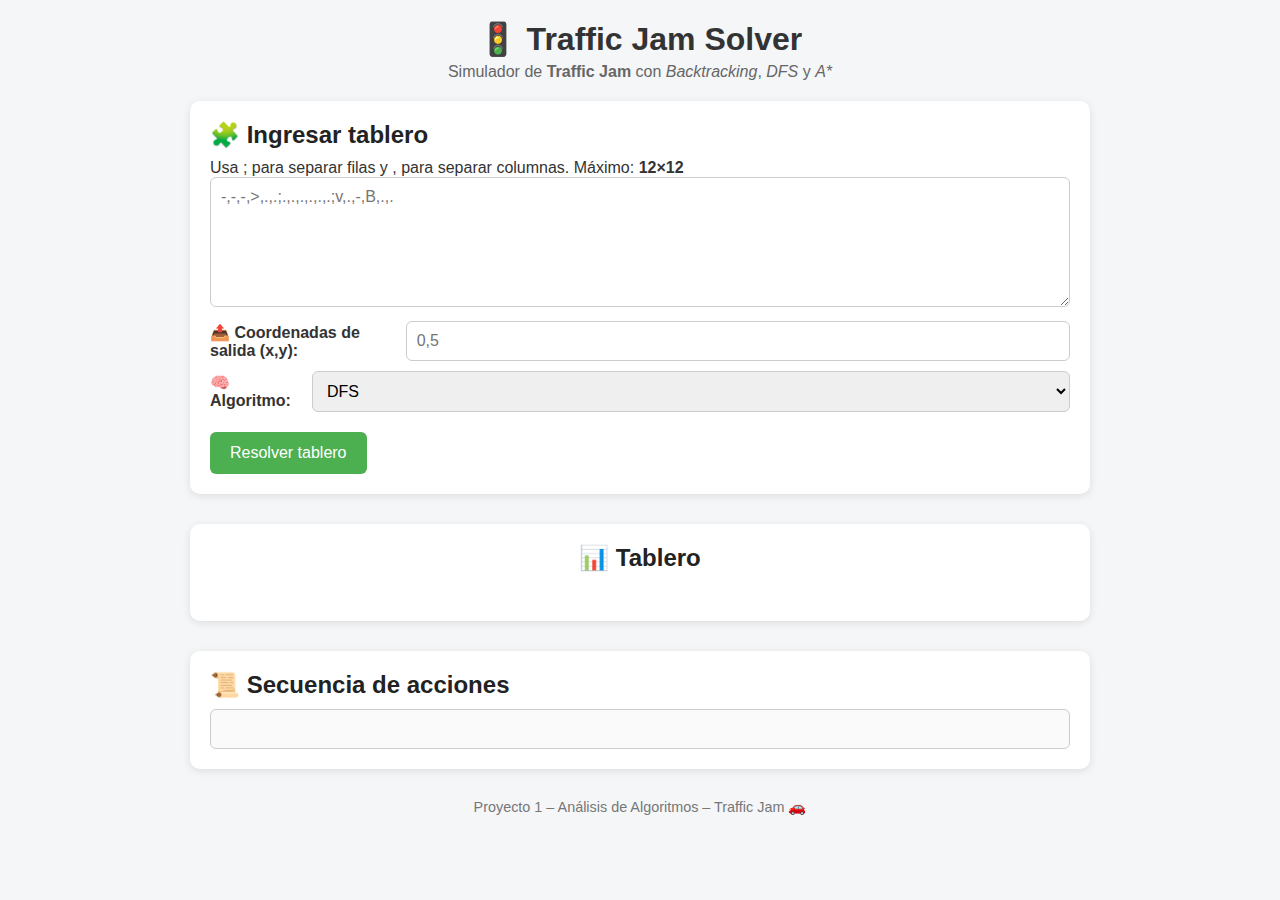
<file: index.html>
<!DOCTYPE html>
<html lang="es">
<head>
  <meta charset="UTF-8" />
  <meta name="viewport" content="width=device-width, initial-scale=1.0" />
  <title>🚗 Traffic Jam Solver</title>
  <link rel="stylesheet" href="styles.css" />
</head>
<body>

  <header>
    <h1>🚦 Traffic Jam Solver</h1>
    <p>Simulador de <strong>Traffic Jam</strong> con <em>Backtracking</em>, <em>DFS</em> y <em>A*</em></p>
  </header>

  <main>
    <!-- Entrada del tablero -->
    <section id="entrada">
      <h2>🧩 Ingresar tablero</h2>
      <p>
        Usa <code>;</code> para separar filas y <code>,</code> para separar columnas.  
        Máximo: <strong>12×12</strong>
      </p>

      <textarea id="tableroInput" rows="6" cols="60" placeholder="-,-,-,>,.,.;.,.,.,.,.,.;v,.,-,B,.,."></textarea>

      <div class="fila">
        <label for="salidaInput">📤 Coordenadas de salida (x,y):</label>
        <input type="text" id="salidaInput" placeholder="0,5" />
      </div>

      <div class="fila">
        <label for="algoritmo">🧠 Algoritmo:</label>
        <select id="algoritmo">
          <option value="DFS">DFS</option>
          <option value="Backtracking">Backtracking</option>
          <option value="A*">A*</option> <!-- ✅ Nueva opción agregada -->
        </select>
      </div>

      <button id="resolverBtn">Resolver tablero</button>
    </section>

    <!-- Visualización del tablero -->
    <section id="tableroContainer">
      <h2>📊 Tablero</h2>
      <div id="tablero"></div>
    </section>

    <!-- Secuencia de acciones -->
    <section id="resultado">
      <h2>📜 Secuencia de acciones</h2>
      <div id="acciones"></div>
    </section>
  </main>

  <footer>
    <p>Proyecto 1 – Análisis de Algoritmos – Traffic Jam 🚗</p>
  </footer>

  <script src="script.js"></script>
</body>
</html>
</file>
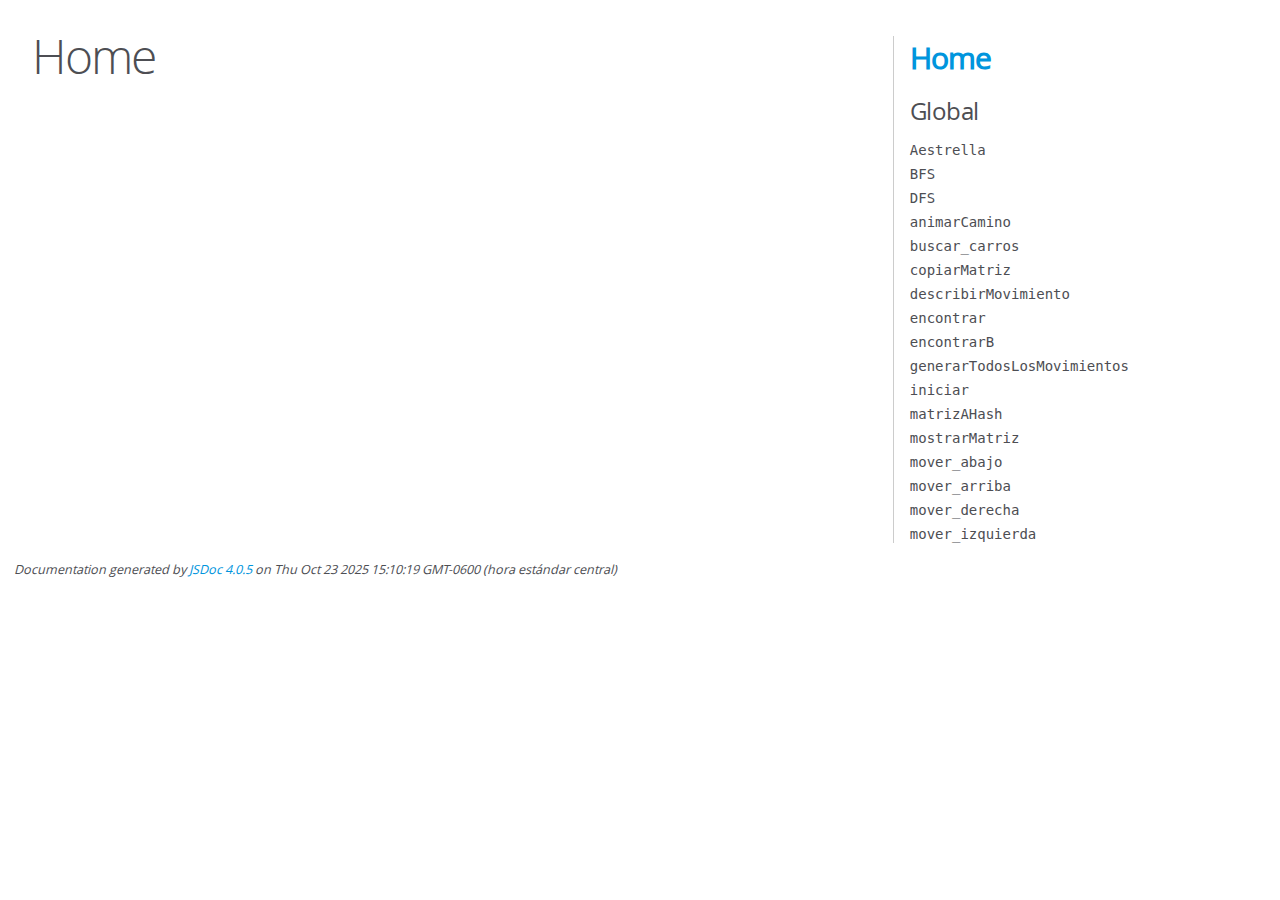
<file: docs/index.html>
<!DOCTYPE html>
<html lang="en">
<head>
    <meta charset="utf-8">
    <title>JSDoc: Home</title>

    <script src="scripts/prettify/prettify.js"> </script>
    <script src="scripts/prettify/lang-css.js"> </script>
    <!--[if lt IE 9]>
      <script src="//html5shiv.googlecode.com/svn/trunk/html5.js"></script>
    <![endif]-->
    <link type="text/css" rel="stylesheet" href="styles/prettify-tomorrow.css">
    <link type="text/css" rel="stylesheet" href="styles/jsdoc-default.css">
</head>

<body>

<div id="main">

    <h1 class="page-title">Home</h1>

    



    


    <h3> </h3>










    









</div>

<nav>
    <h2><a href="index.html">Home</a></h2><h3>Global</h3><ul><li><a href="global.html#Aestrella">Aestrella</a></li><li><a href="global.html#BFS">BFS</a></li><li><a href="global.html#DFS">DFS</a></li><li><a href="global.html#animarCamino">animarCamino</a></li><li><a href="global.html#buscar_carros">buscar_carros</a></li><li><a href="global.html#copiarMatriz">copiarMatriz</a></li><li><a href="global.html#describirMovimiento">describirMovimiento</a></li><li><a href="global.html#encontrar">encontrar</a></li><li><a href="global.html#encontrarB">encontrarB</a></li><li><a href="global.html#generarTodosLosMovimientos">generarTodosLosMovimientos</a></li><li><a href="global.html#iniciar">iniciar</a></li><li><a href="global.html#matrizAHash">matrizAHash</a></li><li><a href="global.html#mostrarMatriz">mostrarMatriz</a></li><li><a href="global.html#mover_abajo">mover_abajo</a></li><li><a href="global.html#mover_arriba">mover_arriba</a></li><li><a href="global.html#mover_derecha">mover_derecha</a></li><li><a href="global.html#mover_izquierda">mover_izquierda</a></li></ul>
</nav>

<br class="clear">

<footer>
    Documentation generated by <a href="https://github.com/jsdoc/jsdoc">JSDoc 4.0.5</a> on Thu Oct 23 2025 15:10:19 GMT-0600 (hora estándar central)
</footer>

<script> prettyPrint(); </script>
<script src="scripts/linenumber.js"> </script>
</body>
</html>
</file>
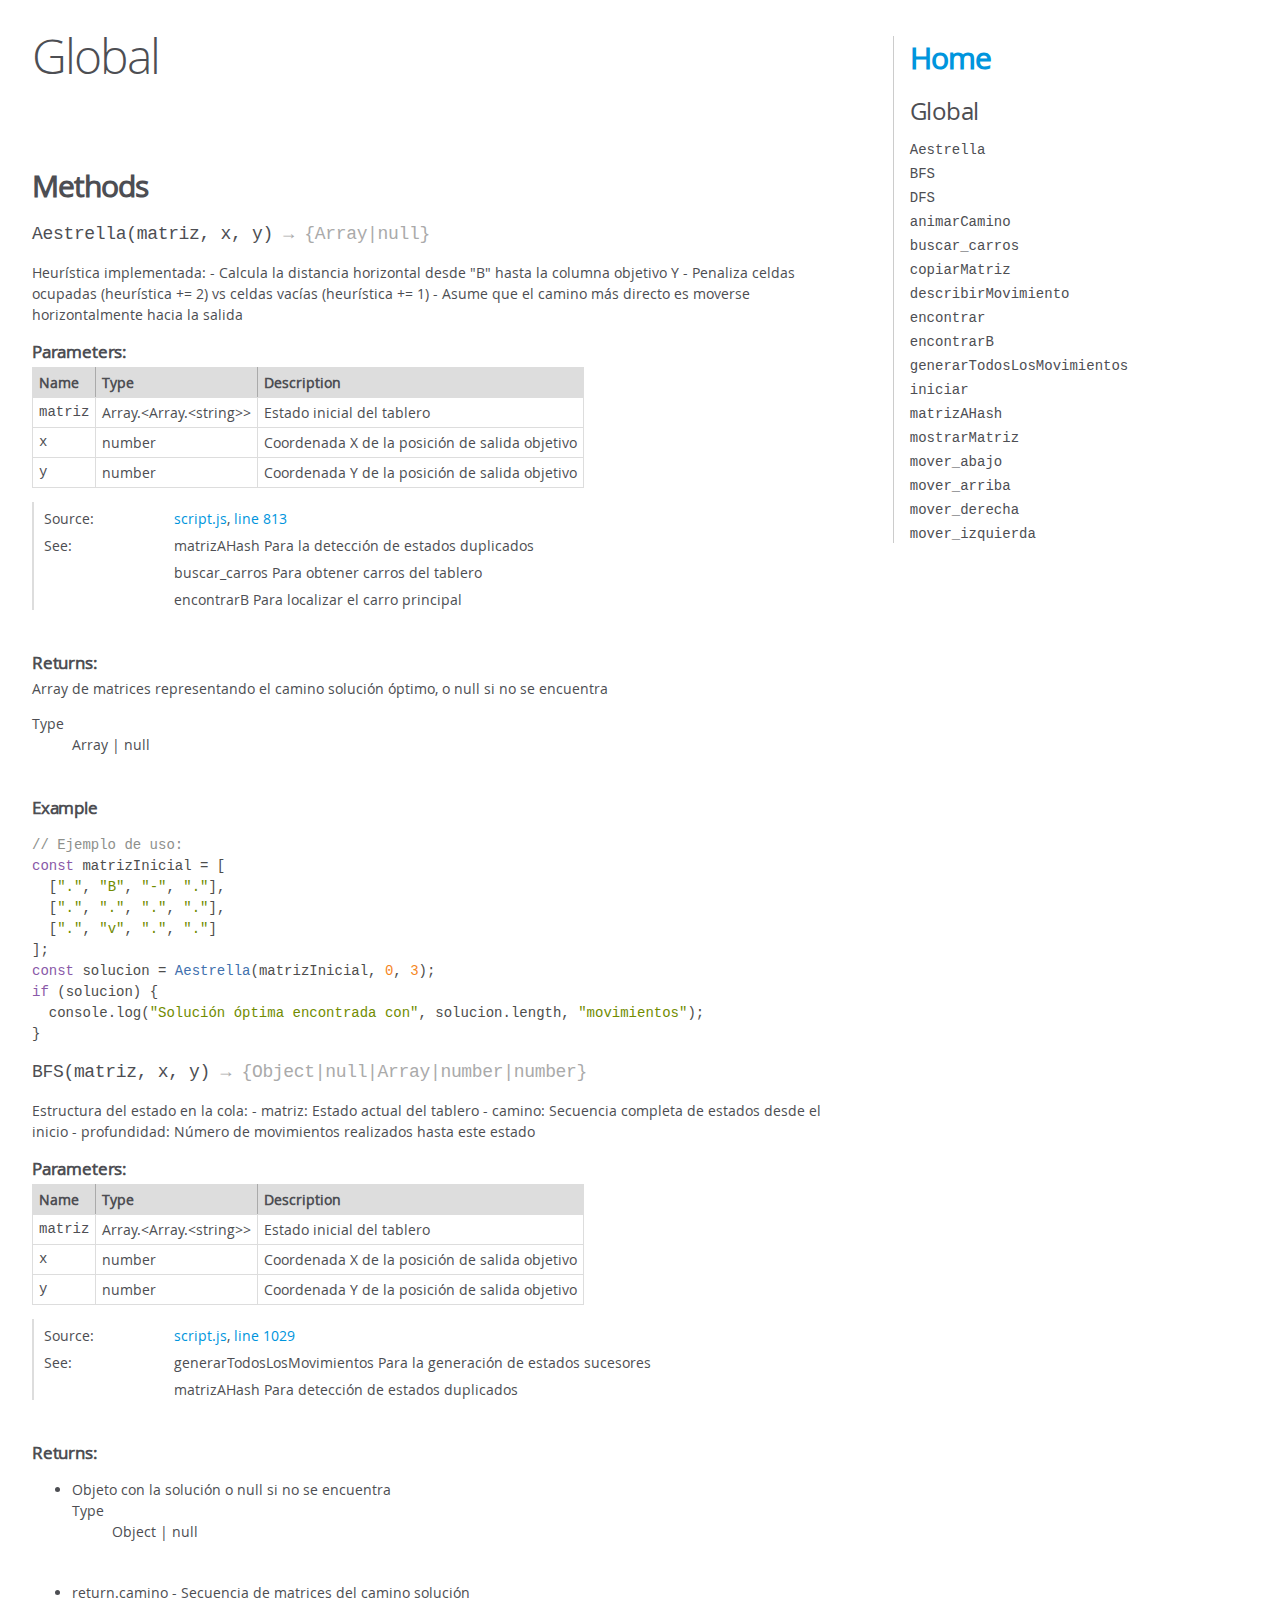
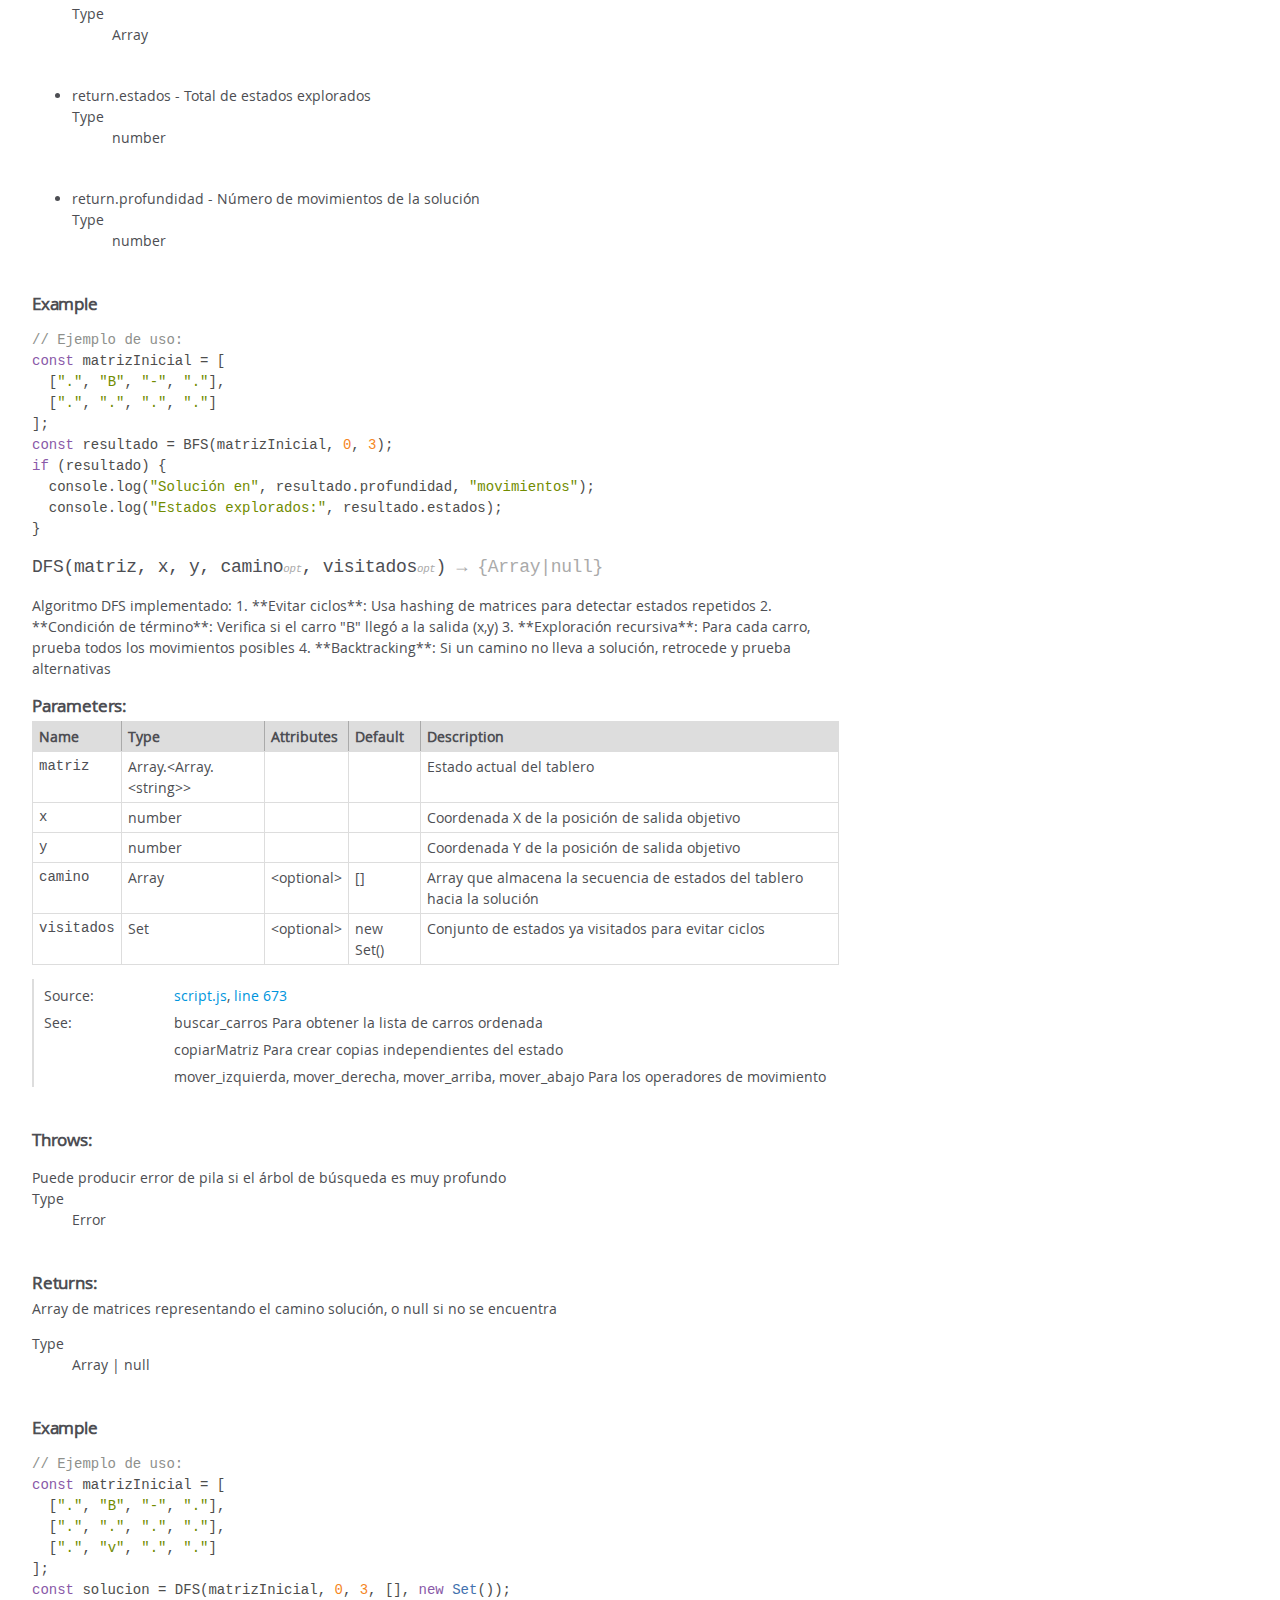
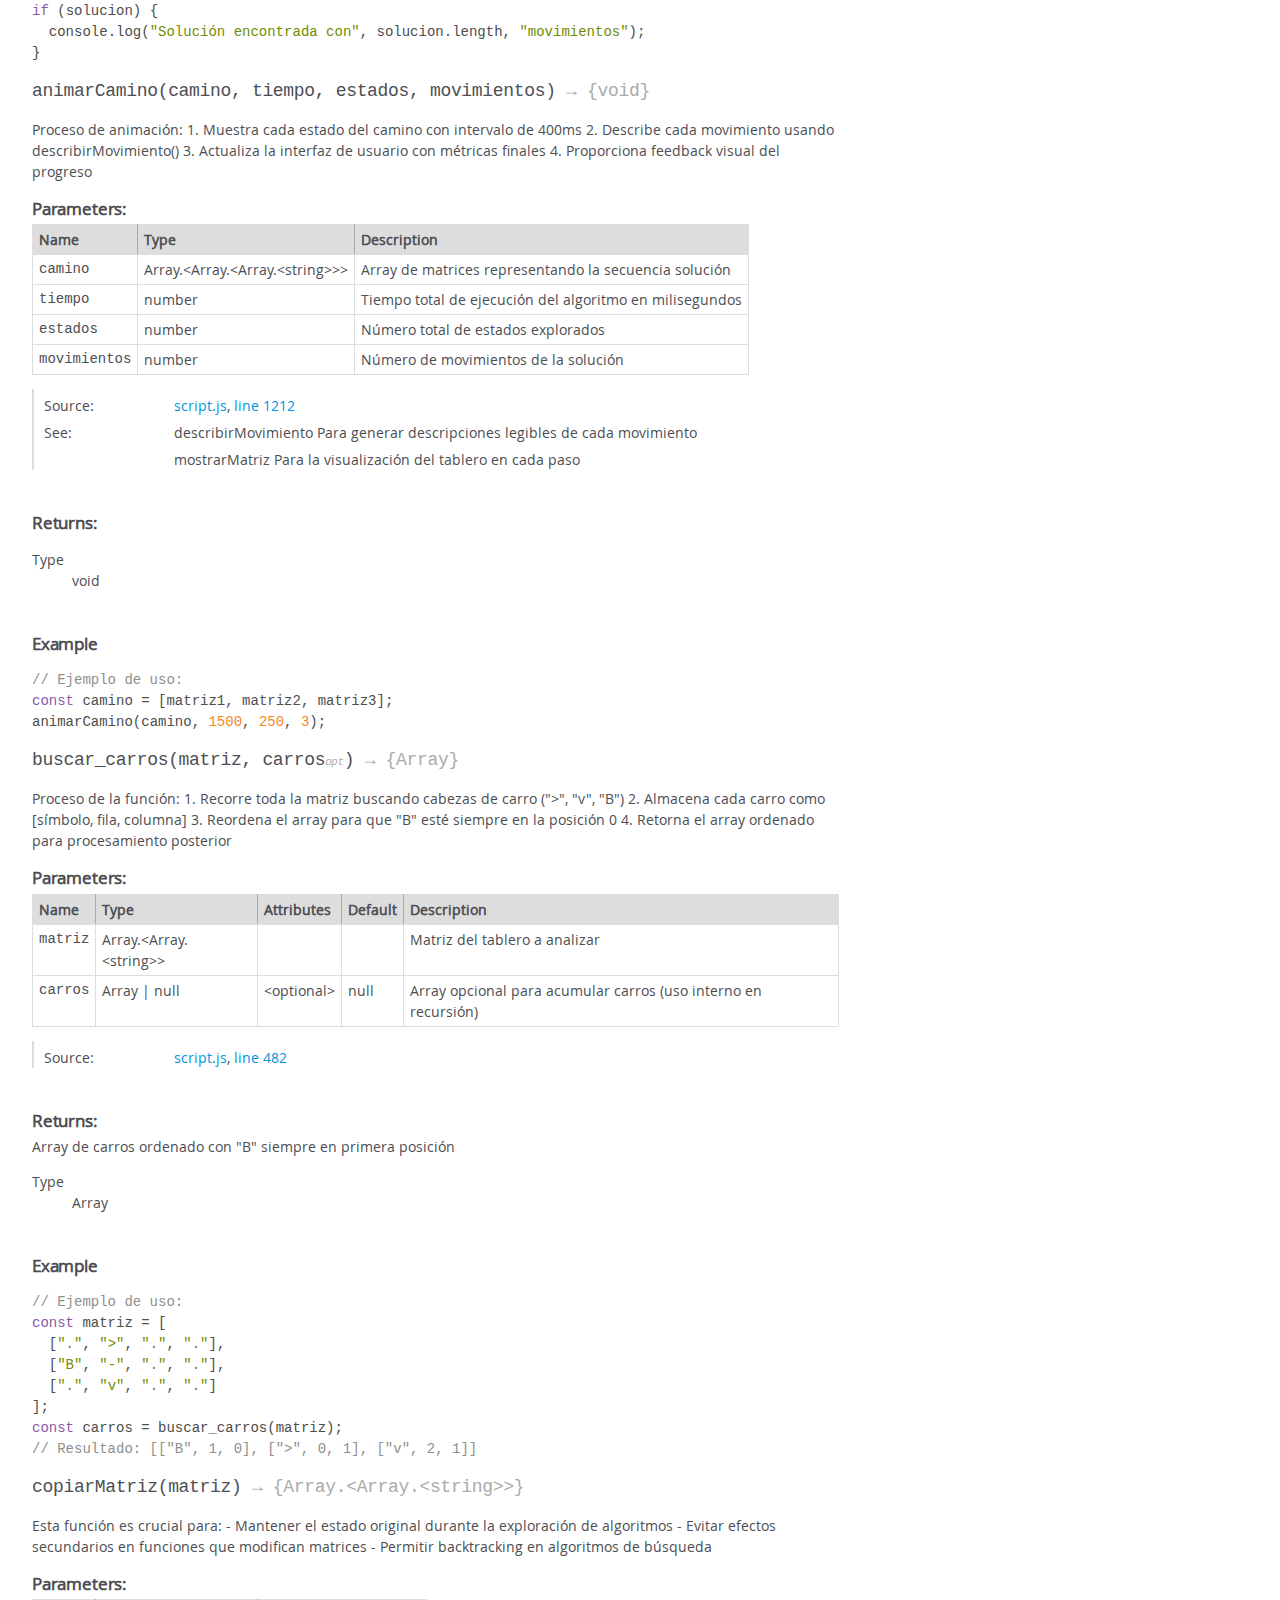
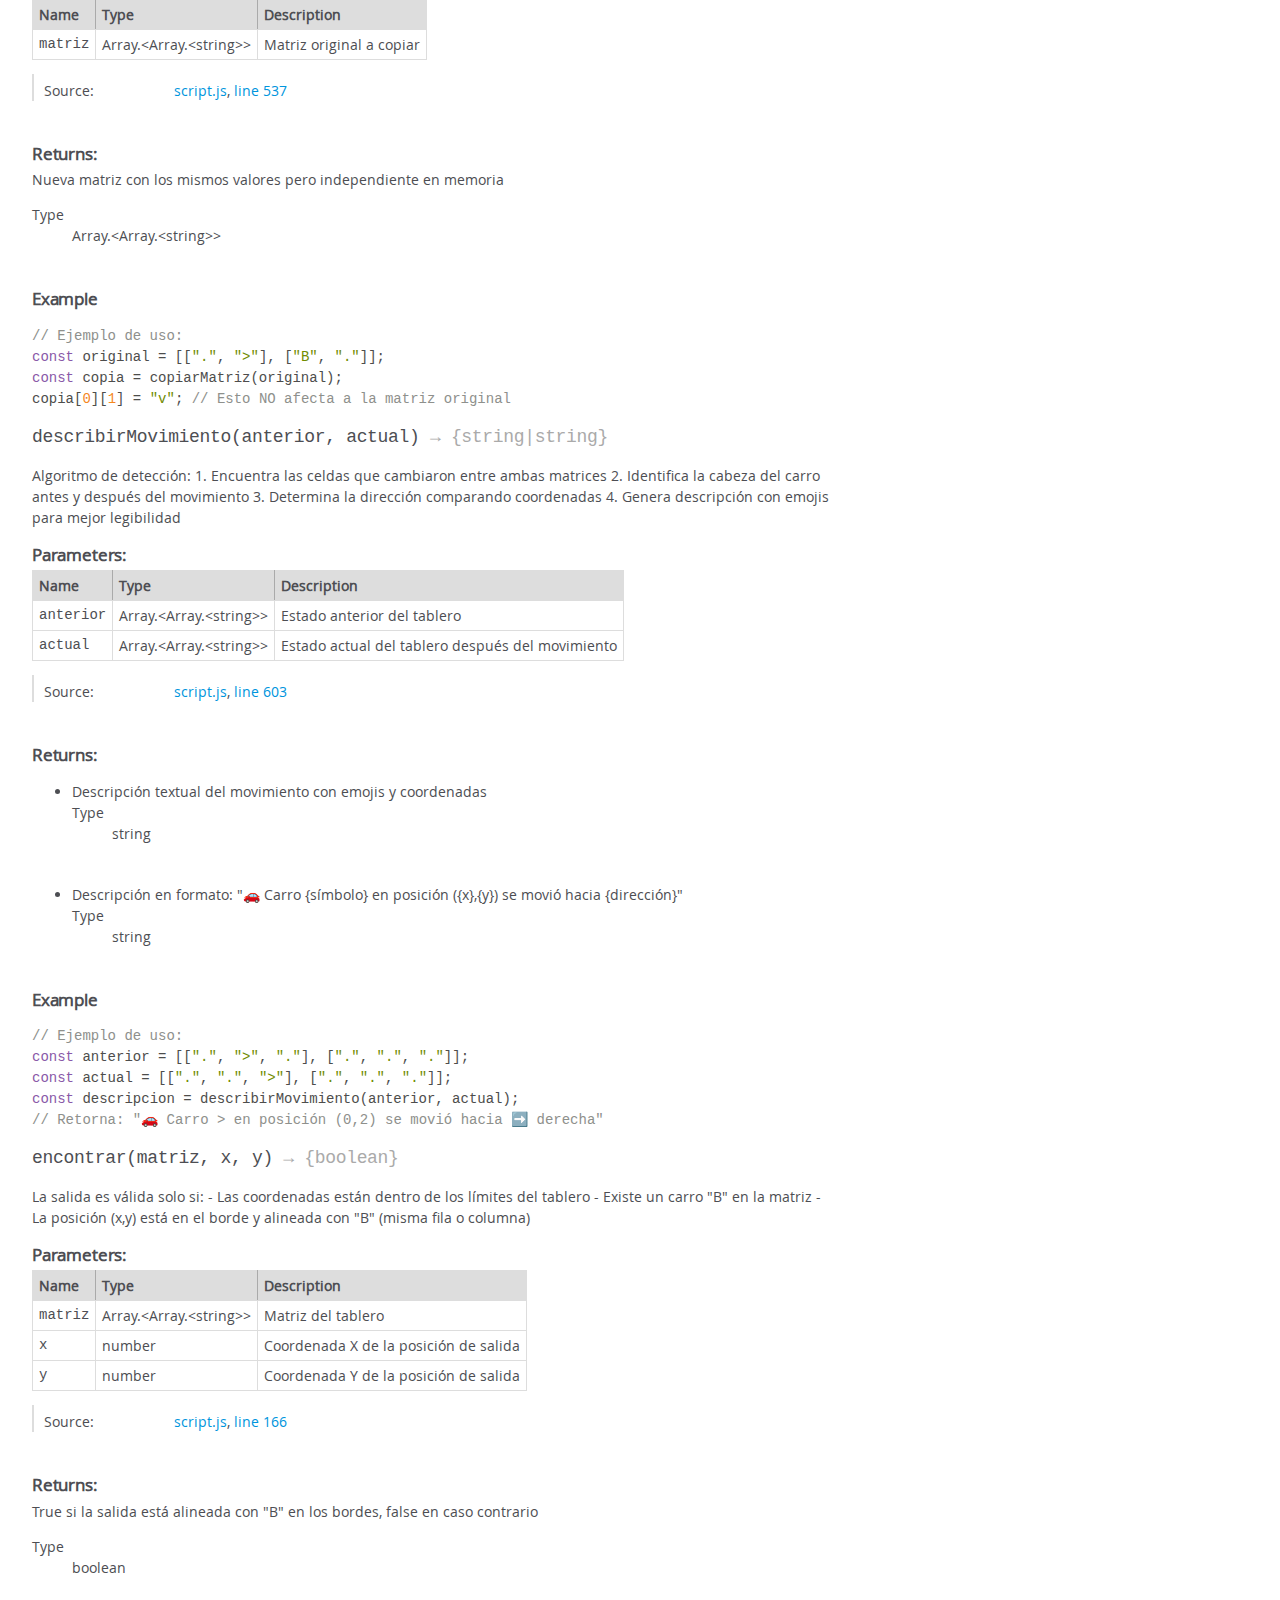
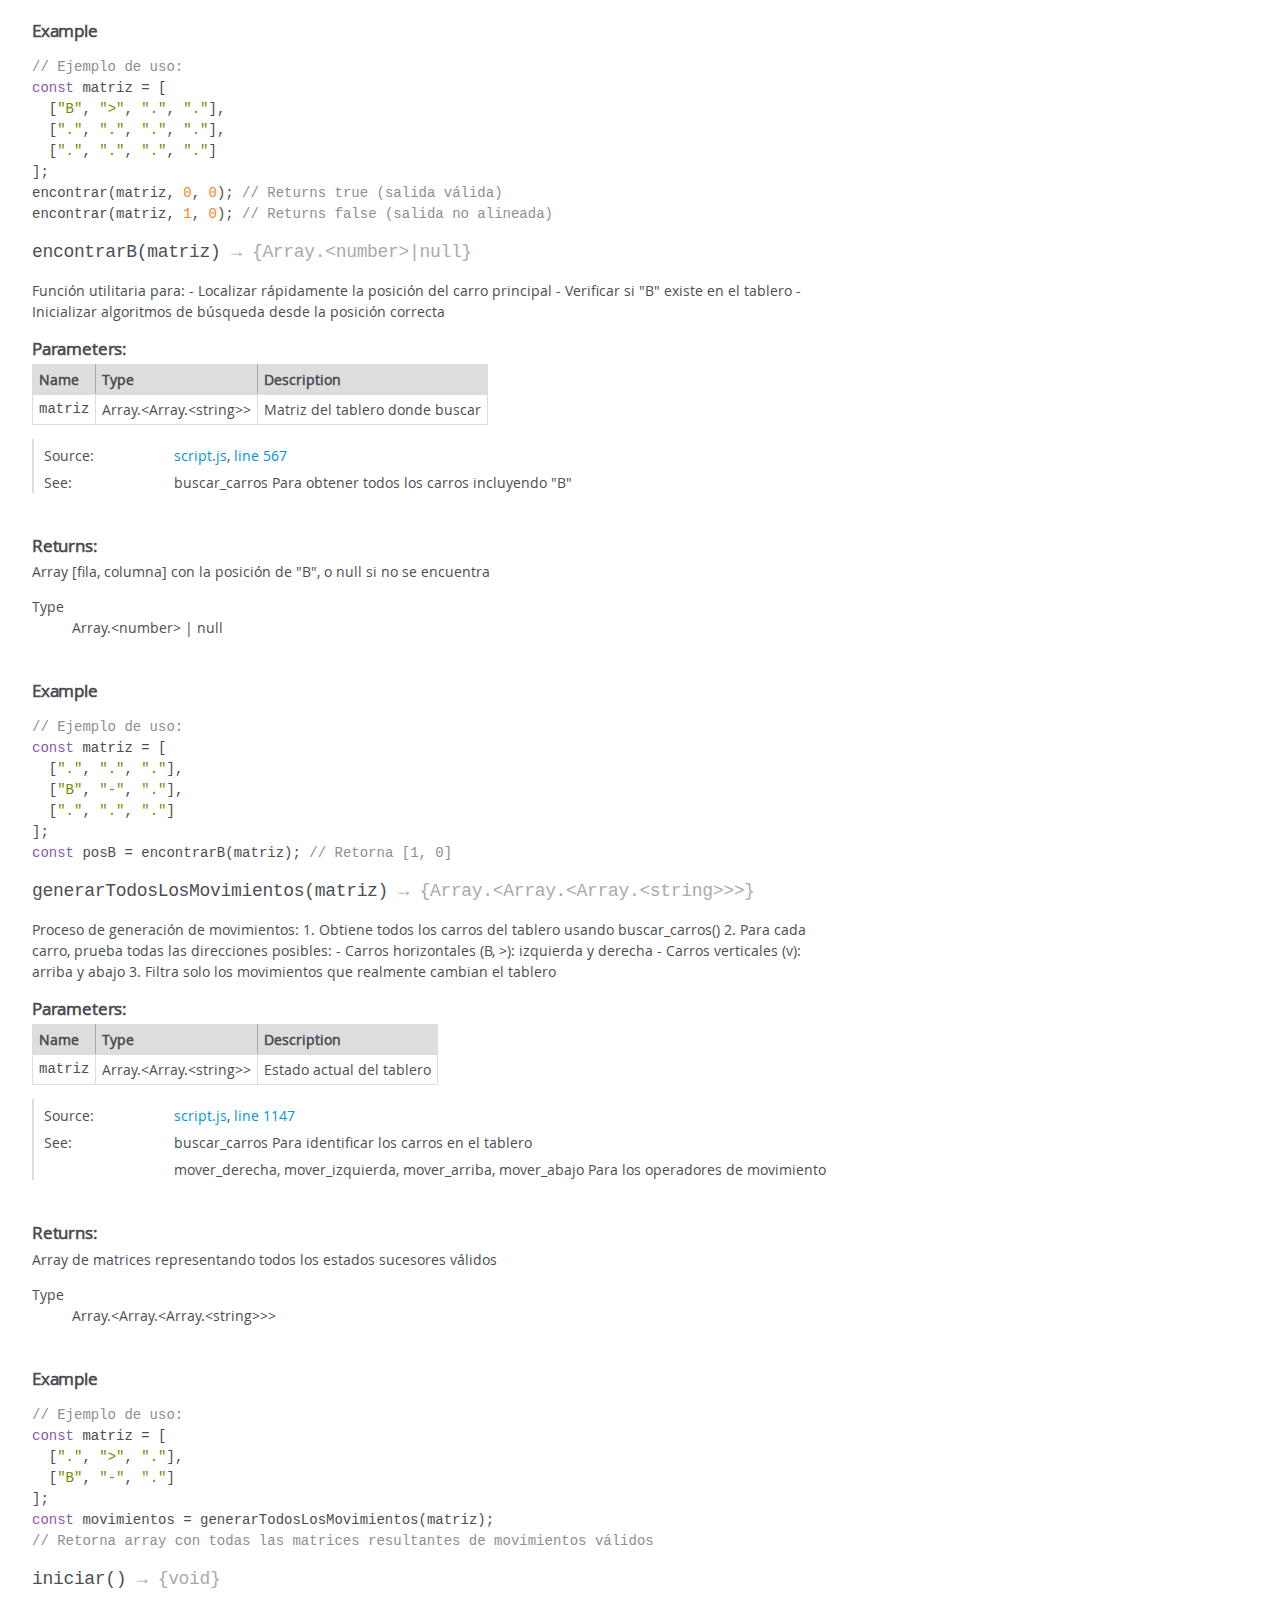
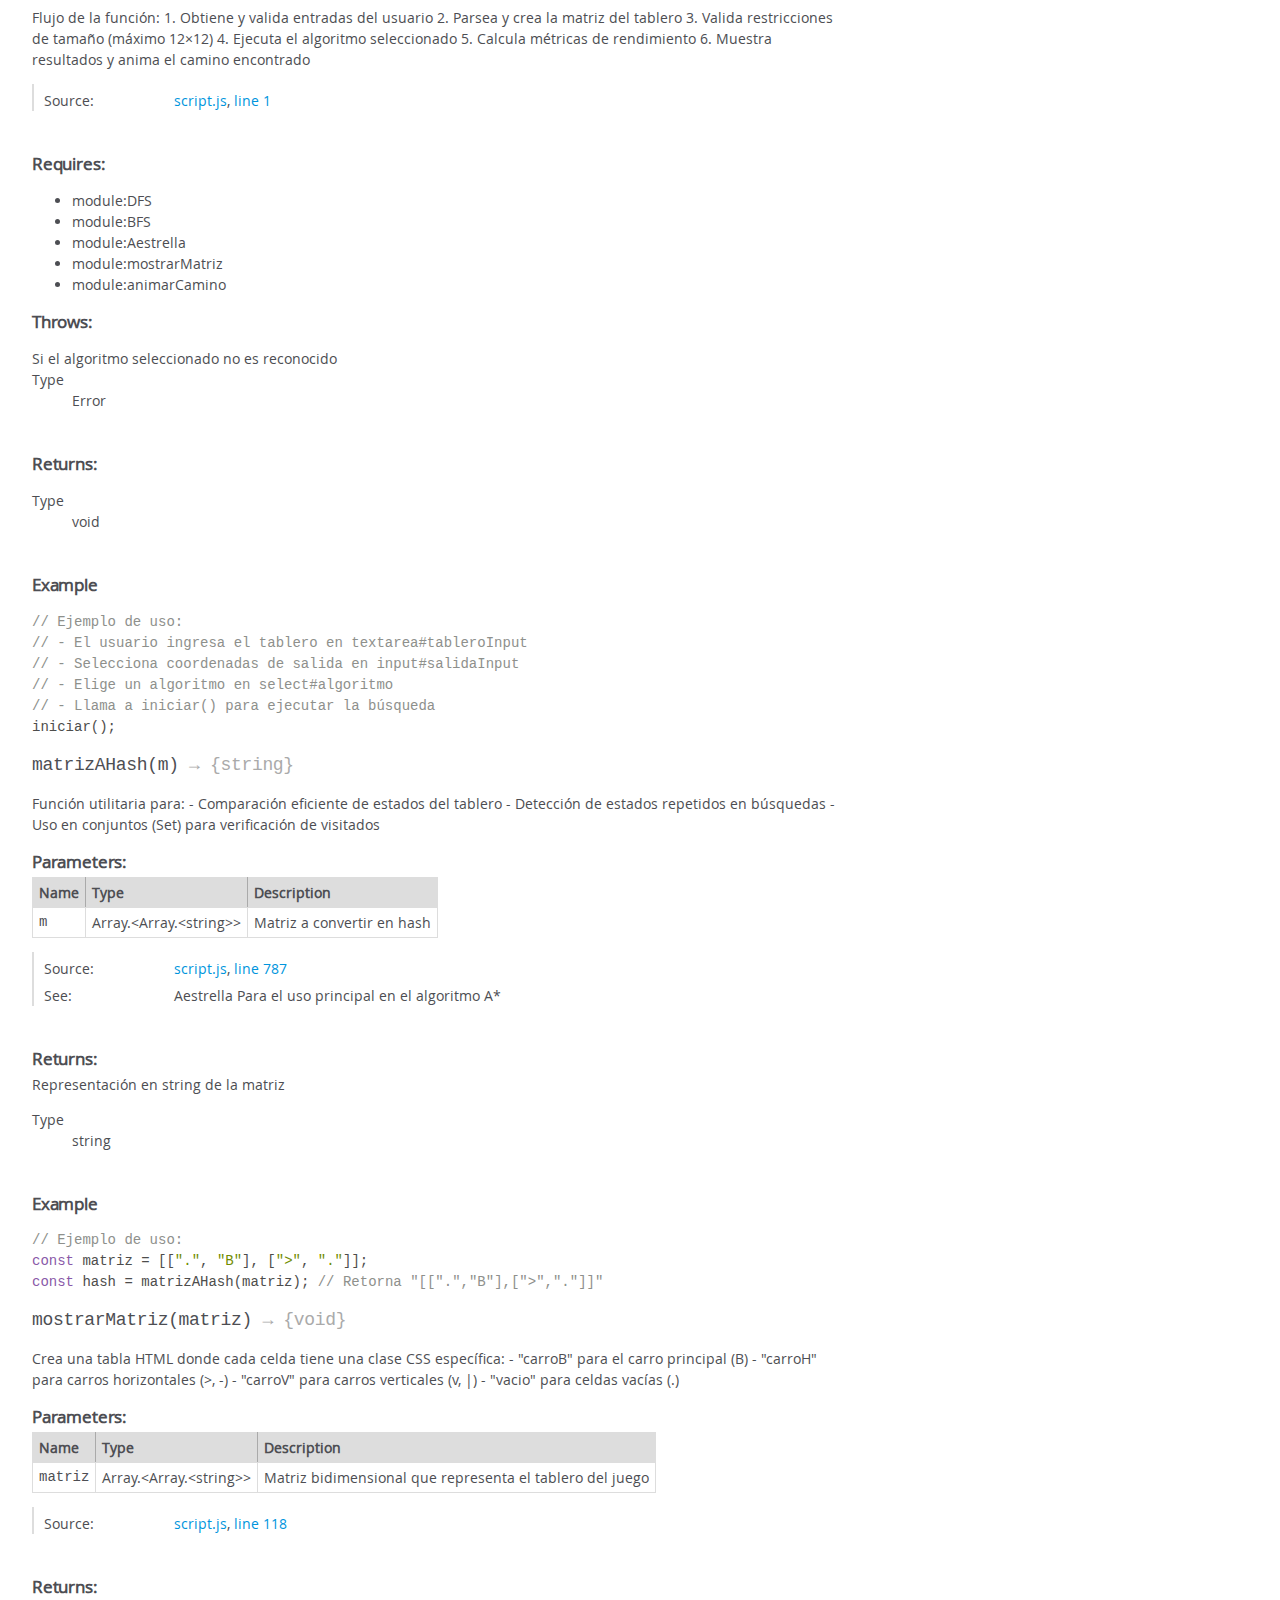
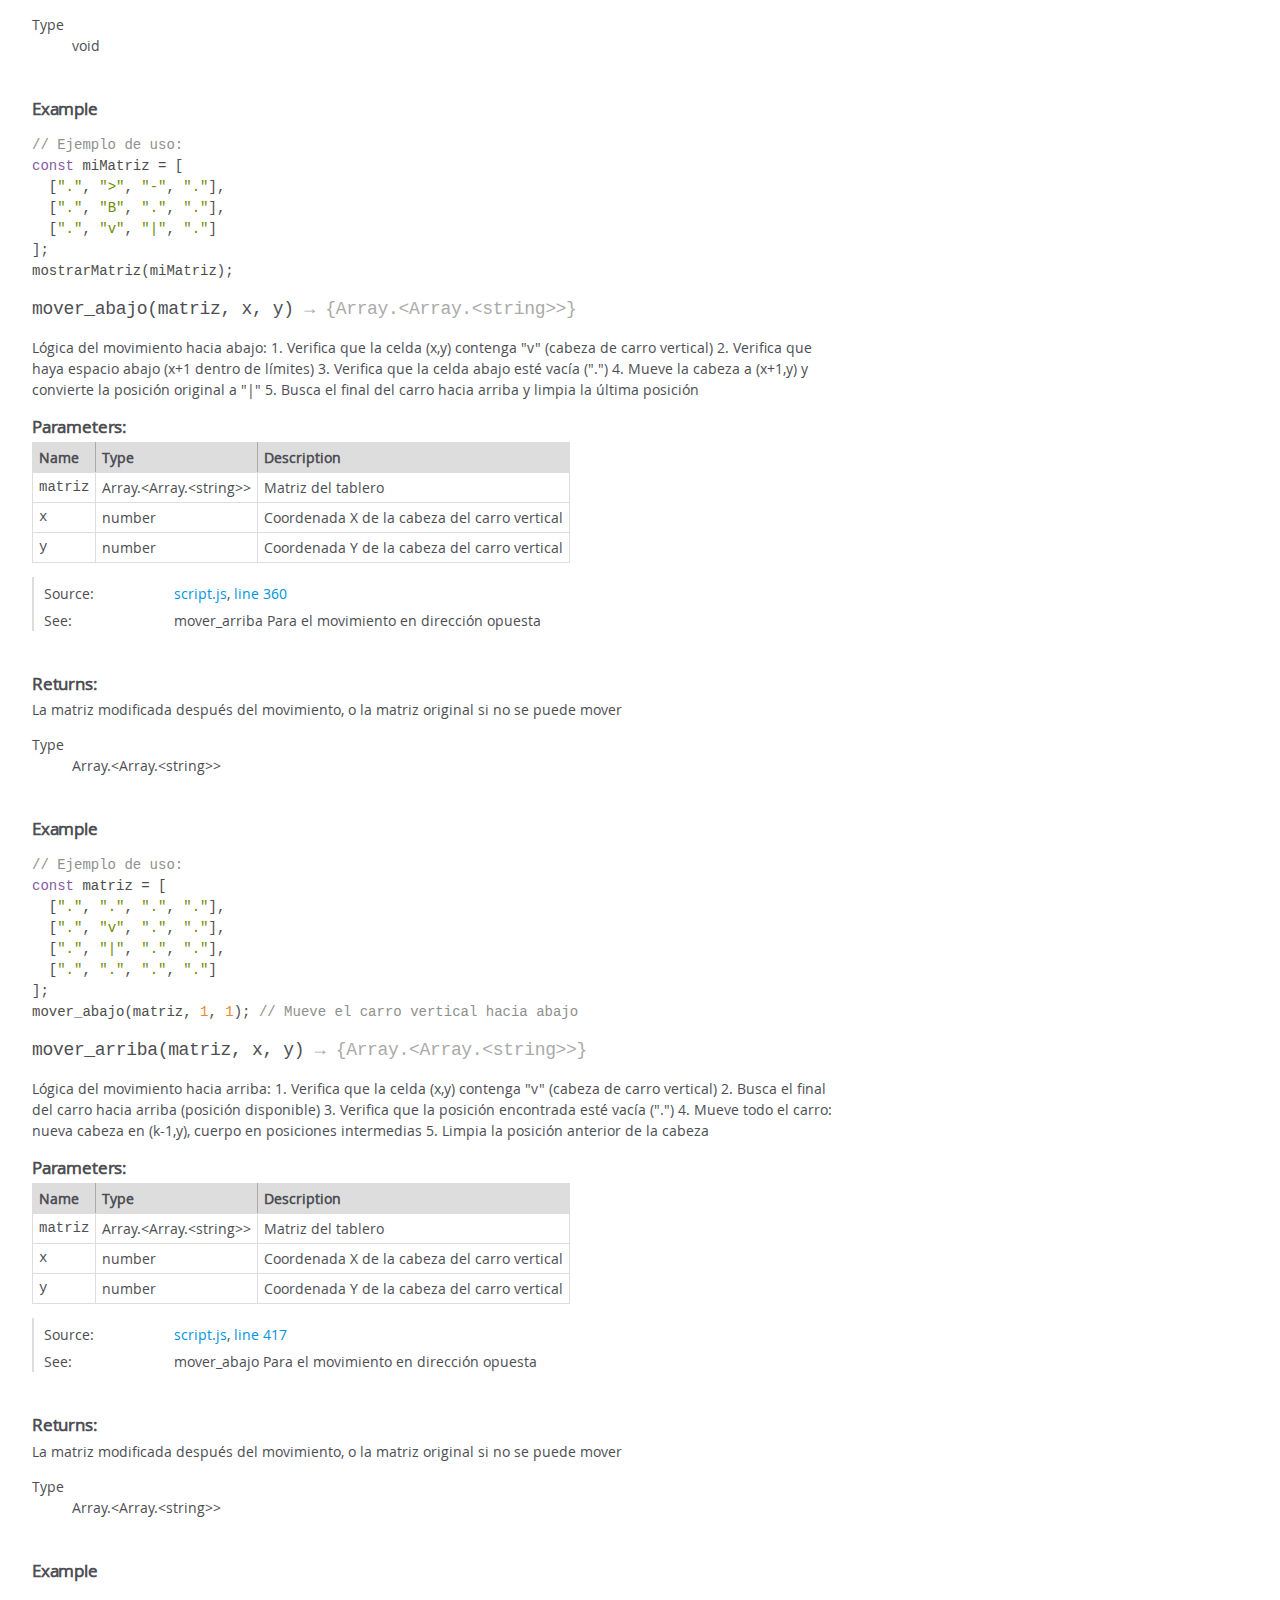
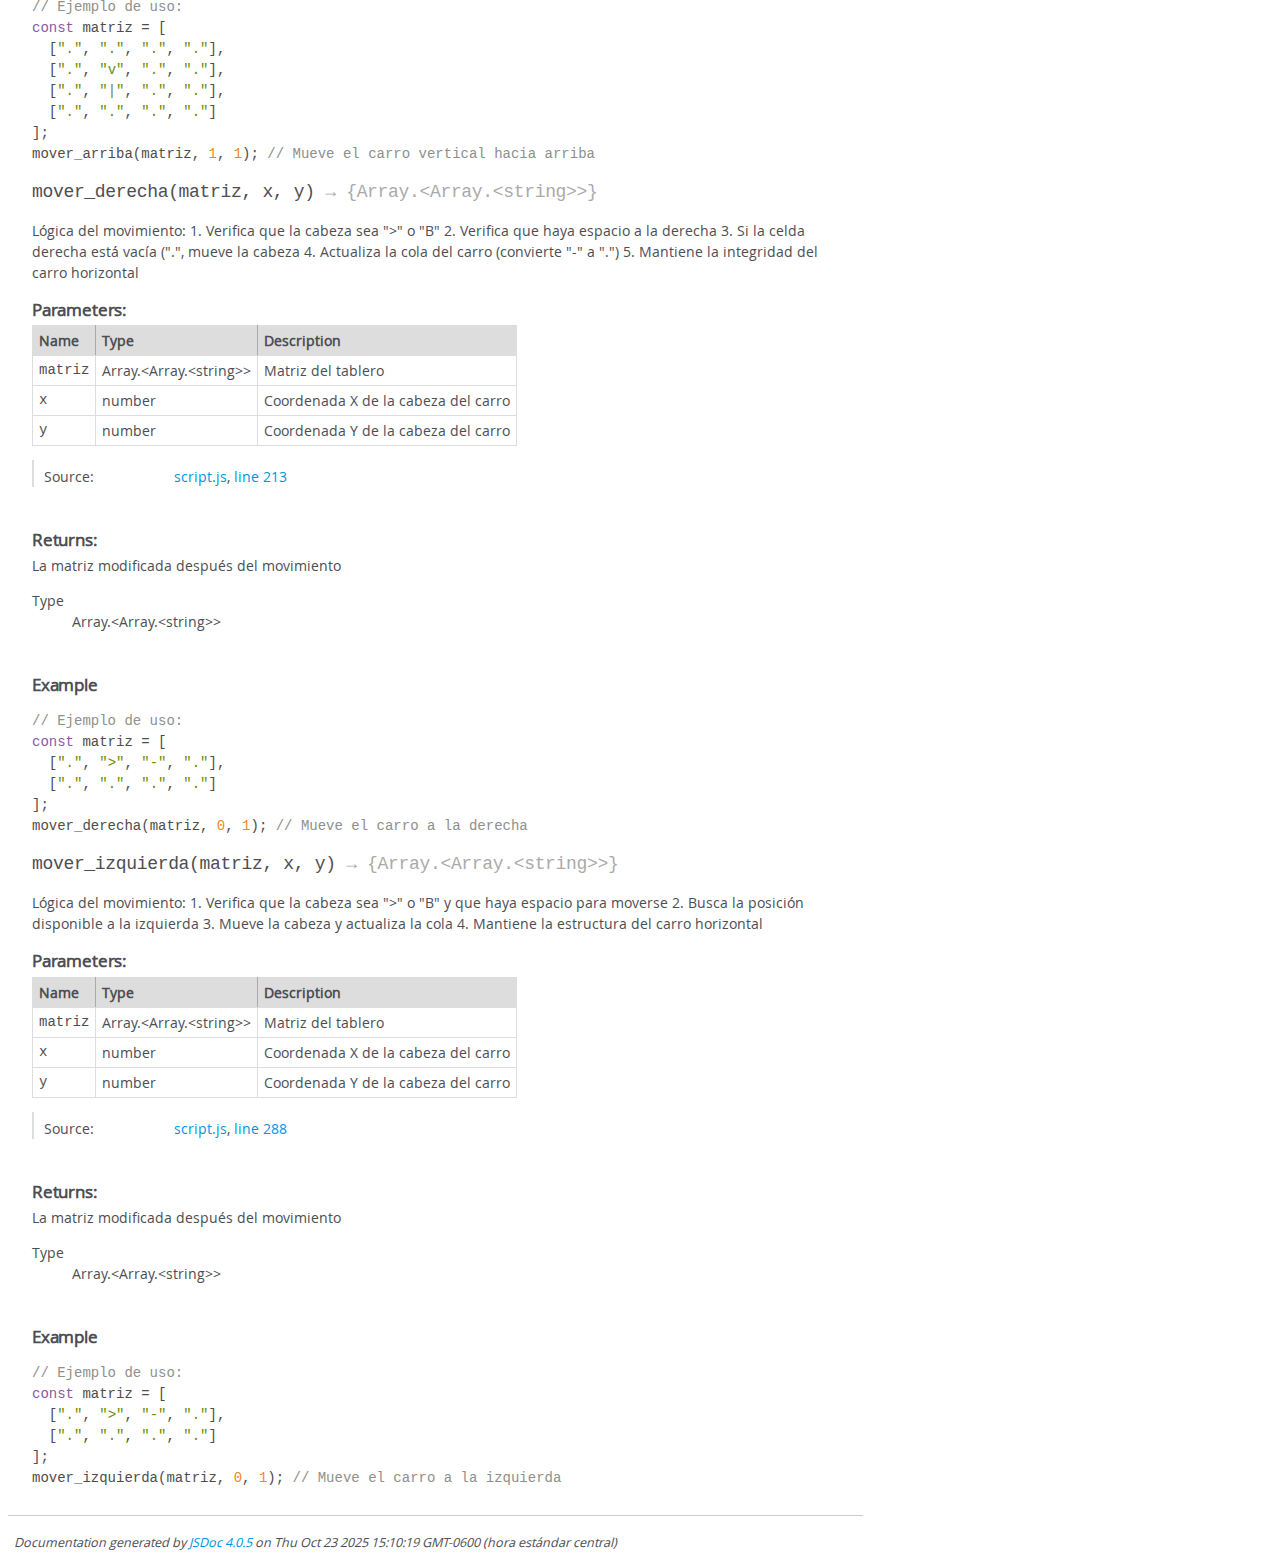
<file: docs/global.html>
<!DOCTYPE html>
<html lang="en">
<head>
    <meta charset="utf-8">
    <title>JSDoc: Global</title>

    <script src="scripts/prettify/prettify.js"> </script>
    <script src="scripts/prettify/lang-css.js"> </script>
    <!--[if lt IE 9]>
      <script src="//html5shiv.googlecode.com/svn/trunk/html5.js"></script>
    <![endif]-->
    <link type="text/css" rel="stylesheet" href="styles/prettify-tomorrow.css">
    <link type="text/css" rel="stylesheet" href="styles/jsdoc-default.css">
</head>

<body>

<div id="main">

    <h1 class="page-title">Global</h1>

    




<section>

<header>
    
        <h2></h2>
        
    
</header>

<article>
    <div class="container-overview">
    
        

        


<dl class="details">

    

    

    

    

    

    

    

    

    

    

    

    

    

    

    

    
</dl>


        
    
    </div>

    

    

    

    

    

    

    

    
        <h3 class="subsection-title">Methods</h3>

        
            

    

    
    <h4 class="name" id="Aestrella"><span class="type-signature"></span>Aestrella<span class="signature">(matriz, x, y)</span><span class="type-signature"> &rarr; {Array|null}</span></h4>
    

    



<div class="description">
    Heurística implementada:- Calcula la distancia horizontal desde "B" hasta la columna objetivo Y- Penaliza celdas ocupadas (heurística += 2) vs celdas vacías (heurística += 1)- Asume que el camino más directo es moverse horizontalmente hacia la salida
</div>









    <h5>Parameters:</h5>
    

<table class="params">
    <thead>
    <tr>
        
        <th>Name</th>
        

        <th>Type</th>

        

        

        <th class="last">Description</th>
    </tr>
    </thead>

    <tbody>
    

        <tr>
            
                <td class="name"><code>matriz</code></td>
            

            <td class="type">
            
                
<span class="param-type">Array.&lt;Array.&lt;string>></span>


            
            </td>

            

            

            <td class="description last">Estado inicial del tablero</td>
        </tr>

    

        <tr>
            
                <td class="name"><code>x</code></td>
            

            <td class="type">
            
                
<span class="param-type">number</span>


            
            </td>

            

            

            <td class="description last">Coordenada X de la posición de salida objetivo</td>
        </tr>

    

        <tr>
            
                <td class="name"><code>y</code></td>
            

            <td class="type">
            
                
<span class="param-type">number</span>


            
            </td>

            

            

            <td class="description last">Coordenada Y de la posición de salida objetivo</td>
        </tr>

    
    </tbody>
</table>






<dl class="details">

    

    

    

    

    

    

    

    

    

    

    

    

    
    <dt class="tag-source">Source:</dt>
    <dd class="tag-source"><ul class="dummy"><li>
        <a href="script.js.html">script.js</a>, <a href="script.js.html#line813">line 813</a>
    </li></ul></dd>
    

    

    
    <dt class="tag-see">See:</dt>
    <dd class="tag-see">
        <ul>
            <li>matrizAHash Para la detección de estados duplicados</li>
        
            <li>buscar_carros Para obtener carros del tablero</li>
        
            <li>encontrarB Para localizar el carro principal</li>
        </ul>
    </dd>
    

    
</dl>















<h5>Returns:</h5>

        
<div class="param-desc">
    Array de matrices representando el camino solución óptimo, o null si no se encuentra
</div>



<dl>
    <dt>
        Type
    </dt>
    <dd>
        
<span class="param-type">Array</span>
|

<span class="param-type">null</span>


    </dd>
</dl>

    




    <h5>Example</h5>
    
    <pre class="prettyprint"><code>// Ejemplo de uso:const matrizInicial = [  [".", "B", "-", "."],  [".", ".", ".", "."],  [".", "v", ".", "."]];const solucion = Aestrella(matrizInicial, 0, 3);if (solucion) {  console.log("Solución óptima encontrada con", solucion.length, "movimientos");}</code></pre>



        
            

    

    
    <h4 class="name" id="BFS"><span class="type-signature"></span>BFS<span class="signature">(matriz, x, y)</span><span class="type-signature"> &rarr; {Object|null|Array|number|number}</span></h4>
    

    



<div class="description">
    Estructura del estado en la cola:- matriz: Estado actual del tablero- camino: Secuencia completa de estados desde el inicio- profundidad: Número de movimientos realizados hasta este estado
</div>









    <h5>Parameters:</h5>
    

<table class="params">
    <thead>
    <tr>
        
        <th>Name</th>
        

        <th>Type</th>

        

        

        <th class="last">Description</th>
    </tr>
    </thead>

    <tbody>
    

        <tr>
            
                <td class="name"><code>matriz</code></td>
            

            <td class="type">
            
                
<span class="param-type">Array.&lt;Array.&lt;string>></span>


            
            </td>

            

            

            <td class="description last">Estado inicial del tablero</td>
        </tr>

    

        <tr>
            
                <td class="name"><code>x</code></td>
            

            <td class="type">
            
                
<span class="param-type">number</span>


            
            </td>

            

            

            <td class="description last">Coordenada X de la posición de salida objetivo</td>
        </tr>

    

        <tr>
            
                <td class="name"><code>y</code></td>
            

            <td class="type">
            
                
<span class="param-type">number</span>


            
            </td>

            

            

            <td class="description last">Coordenada Y de la posición de salida objetivo</td>
        </tr>

    
    </tbody>
</table>






<dl class="details">

    

    

    

    

    

    

    

    

    

    

    

    

    
    <dt class="tag-source">Source:</dt>
    <dd class="tag-source"><ul class="dummy"><li>
        <a href="script.js.html">script.js</a>, <a href="script.js.html#line1029">line 1029</a>
    </li></ul></dd>
    

    

    
    <dt class="tag-see">See:</dt>
    <dd class="tag-see">
        <ul>
            <li>generarTodosLosMovimientos Para la generación de estados sucesores</li>
        
            <li>matrizAHash Para detección de estados duplicados</li>
        </ul>
    </dd>
    

    
</dl>















<h5>Returns:</h5>
<ul>
        <li>
<div class="param-desc">
    Objeto con la solución o null si no se encuentra
</div>



<dl>
    <dt>
        Type
    </dt>
    <dd>
        
<span class="param-type">Object</span>
|

<span class="param-type">null</span>


    </dd>
</dl>
</li>
    
        <li>
<div class="param-desc">
    return.camino - Secuencia de matrices del camino solución
</div>



<dl>
    <dt>
        Type
    </dt>
    <dd>
        
<span class="param-type">Array</span>


    </dd>
</dl>
</li>
    
        <li>
<div class="param-desc">
    return.estados - Total de estados explorados
</div>



<dl>
    <dt>
        Type
    </dt>
    <dd>
        
<span class="param-type">number</span>


    </dd>
</dl>
</li>
    
        <li>
<div class="param-desc">
    return.profundidad - Número de movimientos de la solución
</div>



<dl>
    <dt>
        Type
    </dt>
    <dd>
        
<span class="param-type">number</span>


    </dd>
</dl>
</li>
    </ul>




    <h5>Example</h5>
    
    <pre class="prettyprint"><code>// Ejemplo de uso:const matrizInicial = [  [".", "B", "-", "."],  [".", ".", ".", "."]];const resultado = BFS(matrizInicial, 0, 3);if (resultado) {  console.log("Solución en", resultado.profundidad, "movimientos");  console.log("Estados explorados:", resultado.estados);}</code></pre>



        
            

    

    
    <h4 class="name" id="DFS"><span class="type-signature"></span>DFS<span class="signature">(matriz, x, y, camino<span class="signature-attributes">opt</span>, visitados<span class="signature-attributes">opt</span>)</span><span class="type-signature"> &rarr; {Array|null}</span></h4>
    

    



<div class="description">
    Algoritmo DFS implementado:1. **Evitar ciclos**: Usa hashing de matrices para detectar estados repetidos2. **Condición de término**: Verifica si el carro "B" llegó a la salida (x,y)3. **Exploración recursiva**: Para cada carro, prueba todos los movimientos posibles4. **Backtracking**: Si un camino no lleva a solución, retrocede y prueba alternativas
</div>









    <h5>Parameters:</h5>
    

<table class="params">
    <thead>
    <tr>
        
        <th>Name</th>
        

        <th>Type</th>

        
        <th>Attributes</th>
        

        
        <th>Default</th>
        

        <th class="last">Description</th>
    </tr>
    </thead>

    <tbody>
    

        <tr>
            
                <td class="name"><code>matriz</code></td>
            

            <td class="type">
            
                
<span class="param-type">Array.&lt;Array.&lt;string>></span>


            
            </td>

            
                <td class="attributes">
                

                

                
                </td>
            

            
                <td class="default">
                
                </td>
            

            <td class="description last">Estado actual del tablero</td>
        </tr>

    

        <tr>
            
                <td class="name"><code>x</code></td>
            

            <td class="type">
            
                
<span class="param-type">number</span>


            
            </td>

            
                <td class="attributes">
                

                

                
                </td>
            

            
                <td class="default">
                
                </td>
            

            <td class="description last">Coordenada X de la posición de salida objetivo</td>
        </tr>

    

        <tr>
            
                <td class="name"><code>y</code></td>
            

            <td class="type">
            
                
<span class="param-type">number</span>


            
            </td>

            
                <td class="attributes">
                

                

                
                </td>
            

            
                <td class="default">
                
                </td>
            

            <td class="description last">Coordenada Y de la posición de salida objetivo</td>
        </tr>

    

        <tr>
            
                <td class="name"><code>camino</code></td>
            

            <td class="type">
            
                
<span class="param-type">Array</span>


            
            </td>

            
                <td class="attributes">
                
                    &lt;optional><br>
                

                

                
                </td>
            

            
                <td class="default">
                
                    []
                
                </td>
            

            <td class="description last">Array que almacena la secuencia de estados del tablero hacia la solución</td>
        </tr>

    

        <tr>
            
                <td class="name"><code>visitados</code></td>
            

            <td class="type">
            
                
<span class="param-type">Set</span>


            
            </td>

            
                <td class="attributes">
                
                    &lt;optional><br>
                

                

                
                </td>
            

            
                <td class="default">
                
                    new Set()
                
                </td>
            

            <td class="description last">Conjunto de estados ya visitados para evitar ciclos</td>
        </tr>

    
    </tbody>
</table>






<dl class="details">

    

    

    

    

    

    

    

    

    

    

    

    

    
    <dt class="tag-source">Source:</dt>
    <dd class="tag-source"><ul class="dummy"><li>
        <a href="script.js.html">script.js</a>, <a href="script.js.html#line673">line 673</a>
    </li></ul></dd>
    

    

    
    <dt class="tag-see">See:</dt>
    <dd class="tag-see">
        <ul>
            <li>buscar_carros Para obtener la lista de carros ordenada</li>
        
            <li>copiarMatriz Para crear copias independientes del estado</li>
        
            <li>mover_izquierda, mover_derecha, mover_arriba, mover_abajo Para los operadores de movimiento</li>
        </ul>
    </dd>
    

    
</dl>













<h5>Throws:</h5>

        

<dl>
    <dt>
        <div class="param-desc">
        Puede producir error de pila si el árbol de búsqueda es muy profundo
        </div>
    </dt>
    <dd></dd>
    <dt>
        <dl>
            <dt>
                Type
            </dt>
            <dd>
                
<span class="param-type">Error</span>


            </dd>
        </dl>
    </dt>
    <dd></dd>
</dl>


    


<h5>Returns:</h5>

        
<div class="param-desc">
    Array de matrices representando el camino solución, o null si no se encuentra
</div>



<dl>
    <dt>
        Type
    </dt>
    <dd>
        
<span class="param-type">Array</span>
|

<span class="param-type">null</span>


    </dd>
</dl>

    




    <h5>Example</h5>
    
    <pre class="prettyprint"><code>// Ejemplo de uso:const matrizInicial = [  [".", "B", "-", "."],  [".", ".", ".", "."],  [".", "v", ".", "."]];const solucion = DFS(matrizInicial, 0, 3, [], new Set());if (solucion) {  console.log("Solución encontrada con", solucion.length, "movimientos");}</code></pre>



        
            

    

    
    <h4 class="name" id="animarCamino"><span class="type-signature"></span>animarCamino<span class="signature">(camino, tiempo, estados, movimientos)</span><span class="type-signature"> &rarr; {void}</span></h4>
    

    



<div class="description">
    Proceso de animación:1. Muestra cada estado del camino con intervalo de 400ms2. Describe cada movimiento usando describirMovimiento()3. Actualiza la interfaz de usuario con métricas finales4. Proporciona feedback visual del progreso
</div>









    <h5>Parameters:</h5>
    

<table class="params">
    <thead>
    <tr>
        
        <th>Name</th>
        

        <th>Type</th>

        

        

        <th class="last">Description</th>
    </tr>
    </thead>

    <tbody>
    

        <tr>
            
                <td class="name"><code>camino</code></td>
            

            <td class="type">
            
                
<span class="param-type">Array.&lt;Array.&lt;Array.&lt;string>>></span>


            
            </td>

            

            

            <td class="description last">Array de matrices representando la secuencia solución</td>
        </tr>

    

        <tr>
            
                <td class="name"><code>tiempo</code></td>
            

            <td class="type">
            
                
<span class="param-type">number</span>


            
            </td>

            

            

            <td class="description last">Tiempo total de ejecución del algoritmo en milisegundos</td>
        </tr>

    

        <tr>
            
                <td class="name"><code>estados</code></td>
            

            <td class="type">
            
                
<span class="param-type">number</span>


            
            </td>

            

            

            <td class="description last">Número total de estados explorados</td>
        </tr>

    

        <tr>
            
                <td class="name"><code>movimientos</code></td>
            

            <td class="type">
            
                
<span class="param-type">number</span>


            
            </td>

            

            

            <td class="description last">Número de movimientos de la solución</td>
        </tr>

    
    </tbody>
</table>






<dl class="details">

    

    

    

    

    

    

    

    

    

    

    

    

    
    <dt class="tag-source">Source:</dt>
    <dd class="tag-source"><ul class="dummy"><li>
        <a href="script.js.html">script.js</a>, <a href="script.js.html#line1212">line 1212</a>
    </li></ul></dd>
    

    

    
    <dt class="tag-see">See:</dt>
    <dd class="tag-see">
        <ul>
            <li>describirMovimiento Para generar descripciones legibles de cada movimiento</li>
        
            <li>mostrarMatriz Para la visualización del tablero en cada paso</li>
        </ul>
    </dd>
    

    
</dl>















<h5>Returns:</h5>

        


<dl>
    <dt>
        Type
    </dt>
    <dd>
        
<span class="param-type">void</span>


    </dd>
</dl>

    




    <h5>Example</h5>
    
    <pre class="prettyprint"><code>// Ejemplo de uso:const camino = [matriz1, matriz2, matriz3];animarCamino(camino, 1500, 250, 3);</code></pre>



        
            

    

    
    <h4 class="name" id="buscar_carros"><span class="type-signature"></span>buscar_carros<span class="signature">(matriz, carros<span class="signature-attributes">opt</span>)</span><span class="type-signature"> &rarr; {Array}</span></h4>
    

    



<div class="description">
    Proceso de la función:1. Recorre toda la matriz buscando cabezas de carro (">", "v", "B")2. Almacena cada carro como [símbolo, fila, columna]3. Reordena el array para que "B" esté siempre en la posición 04. Retorna el array ordenado para procesamiento posterior
</div>









    <h5>Parameters:</h5>
    

<table class="params">
    <thead>
    <tr>
        
        <th>Name</th>
        

        <th>Type</th>

        
        <th>Attributes</th>
        

        
        <th>Default</th>
        

        <th class="last">Description</th>
    </tr>
    </thead>

    <tbody>
    

        <tr>
            
                <td class="name"><code>matriz</code></td>
            

            <td class="type">
            
                
<span class="param-type">Array.&lt;Array.&lt;string>></span>


            
            </td>

            
                <td class="attributes">
                

                

                
                </td>
            

            
                <td class="default">
                
                </td>
            

            <td class="description last">Matriz del tablero a analizar</td>
        </tr>

    

        <tr>
            
                <td class="name"><code>carros</code></td>
            

            <td class="type">
            
                
<span class="param-type">Array</span>
|

<span class="param-type">null</span>


            
            </td>

            
                <td class="attributes">
                
                    &lt;optional><br>
                

                

                
                </td>
            

            
                <td class="default">
                
                    null
                
                </td>
            

            <td class="description last">Array opcional para acumular carros (uso interno en recursión)</td>
        </tr>

    
    </tbody>
</table>






<dl class="details">

    

    

    

    

    

    

    

    

    

    

    

    

    
    <dt class="tag-source">Source:</dt>
    <dd class="tag-source"><ul class="dummy"><li>
        <a href="script.js.html">script.js</a>, <a href="script.js.html#line482">line 482</a>
    </li></ul></dd>
    

    

    

    
</dl>















<h5>Returns:</h5>

        
<div class="param-desc">
    Array de carros ordenado con "B" siempre en primera posición
</div>



<dl>
    <dt>
        Type
    </dt>
    <dd>
        
<span class="param-type">Array</span>


    </dd>
</dl>

    




    <h5>Example</h5>
    
    <pre class="prettyprint"><code>// Ejemplo de uso:const matriz = [  [".", ">", ".", "."],  ["B", "-", ".", "."],  [".", "v", ".", "."]];const carros = buscar_carros(matriz);// Resultado: [["B", 1, 0], [">", 0, 1], ["v", 2, 1]]</code></pre>



        
            

    

    
    <h4 class="name" id="copiarMatriz"><span class="type-signature"></span>copiarMatriz<span class="signature">(matriz)</span><span class="type-signature"> &rarr; {Array.&lt;Array.&lt;string>>}</span></h4>
    

    



<div class="description">
    Esta función es crucial para:- Mantener el estado original durante la exploración de algoritmos- Evitar efectos secundarios en funciones que modifican matrices- Permitir backtracking en algoritmos de búsqueda
</div>









    <h5>Parameters:</h5>
    

<table class="params">
    <thead>
    <tr>
        
        <th>Name</th>
        

        <th>Type</th>

        

        

        <th class="last">Description</th>
    </tr>
    </thead>

    <tbody>
    

        <tr>
            
                <td class="name"><code>matriz</code></td>
            

            <td class="type">
            
                
<span class="param-type">Array.&lt;Array.&lt;string>></span>


            
            </td>

            

            

            <td class="description last">Matriz original a copiar</td>
        </tr>

    
    </tbody>
</table>






<dl class="details">

    

    

    

    

    

    

    

    

    

    

    

    

    
    <dt class="tag-source">Source:</dt>
    <dd class="tag-source"><ul class="dummy"><li>
        <a href="script.js.html">script.js</a>, <a href="script.js.html#line537">line 537</a>
    </li></ul></dd>
    

    

    

    
</dl>















<h5>Returns:</h5>

        
<div class="param-desc">
    Nueva matriz con los mismos valores pero independiente en memoria
</div>



<dl>
    <dt>
        Type
    </dt>
    <dd>
        
<span class="param-type">Array.&lt;Array.&lt;string>></span>


    </dd>
</dl>

    




    <h5>Example</h5>
    
    <pre class="prettyprint"><code>// Ejemplo de uso:const original = [[".", ">"], ["B", "."]];const copia = copiarMatriz(original);copia[0][1] = "v"; // Esto NO afecta a la matriz original</code></pre>



        
            

    

    
    <h4 class="name" id="describirMovimiento"><span class="type-signature"></span>describirMovimiento<span class="signature">(anterior, actual)</span><span class="type-signature"> &rarr; {string|string}</span></h4>
    

    



<div class="description">
    Algoritmo de detección:1. Encuentra las celdas que cambiaron entre ambas matrices2. Identifica la cabeza del carro antes y después del movimiento3. Determina la dirección comparando coordenadas4. Genera descripción con emojis para mejor legibilidad
</div>









    <h5>Parameters:</h5>
    

<table class="params">
    <thead>
    <tr>
        
        <th>Name</th>
        

        <th>Type</th>

        

        

        <th class="last">Description</th>
    </tr>
    </thead>

    <tbody>
    

        <tr>
            
                <td class="name"><code>anterior</code></td>
            

            <td class="type">
            
                
<span class="param-type">Array.&lt;Array.&lt;string>></span>


            
            </td>

            

            

            <td class="description last">Estado anterior del tablero</td>
        </tr>

    

        <tr>
            
                <td class="name"><code>actual</code></td>
            

            <td class="type">
            
                
<span class="param-type">Array.&lt;Array.&lt;string>></span>


            
            </td>

            

            

            <td class="description last">Estado actual del tablero después del movimiento</td>
        </tr>

    
    </tbody>
</table>






<dl class="details">

    

    

    

    

    

    

    

    

    

    

    

    

    
    <dt class="tag-source">Source:</dt>
    <dd class="tag-source"><ul class="dummy"><li>
        <a href="script.js.html">script.js</a>, <a href="script.js.html#line603">line 603</a>
    </li></ul></dd>
    

    

    

    
</dl>















<h5>Returns:</h5>
<ul>
        <li>
<div class="param-desc">
    Descripción textual del movimiento con emojis y coordenadas
</div>



<dl>
    <dt>
        Type
    </dt>
    <dd>
        
<span class="param-type">string</span>


    </dd>
</dl>
</li>
    
        <li>
<div class="param-desc">
    Descripción en formato: "🚗 Carro {símbolo} en posición ({x},{y}) se movió hacia {dirección}"
</div>



<dl>
    <dt>
        Type
    </dt>
    <dd>
        
<span class="param-type">string</span>


    </dd>
</dl>
</li>
    </ul>




    <h5>Example</h5>
    
    <pre class="prettyprint"><code>// Ejemplo de uso:const anterior = [[".", ">", "."], [".", ".", "."]];const actual = [[".", ".", ">"], [".", ".", "."]];const descripcion = describirMovimiento(anterior, actual);// Retorna: "🚗 Carro > en posición (0,2) se movió hacia ➡️ derecha"</code></pre>



        
            

    

    
    <h4 class="name" id="encontrar"><span class="type-signature"></span>encontrar<span class="signature">(matriz, x, y)</span><span class="type-signature"> &rarr; {boolean}</span></h4>
    

    



<div class="description">
    La salida es válida solo si:- Las coordenadas están dentro de los límites del tablero- Existe un carro "B" en la matriz- La posición (x,y) está en el borde y alineada con "B" (misma fila o columna)
</div>









    <h5>Parameters:</h5>
    

<table class="params">
    <thead>
    <tr>
        
        <th>Name</th>
        

        <th>Type</th>

        

        

        <th class="last">Description</th>
    </tr>
    </thead>

    <tbody>
    

        <tr>
            
                <td class="name"><code>matriz</code></td>
            

            <td class="type">
            
                
<span class="param-type">Array.&lt;Array.&lt;string>></span>


            
            </td>

            

            

            <td class="description last">Matriz del tablero</td>
        </tr>

    

        <tr>
            
                <td class="name"><code>x</code></td>
            

            <td class="type">
            
                
<span class="param-type">number</span>


            
            </td>

            

            

            <td class="description last">Coordenada X de la posición de salida</td>
        </tr>

    

        <tr>
            
                <td class="name"><code>y</code></td>
            

            <td class="type">
            
                
<span class="param-type">number</span>


            
            </td>

            

            

            <td class="description last">Coordenada Y de la posición de salida</td>
        </tr>

    
    </tbody>
</table>






<dl class="details">

    

    

    

    

    

    

    

    

    

    

    

    

    
    <dt class="tag-source">Source:</dt>
    <dd class="tag-source"><ul class="dummy"><li>
        <a href="script.js.html">script.js</a>, <a href="script.js.html#line166">line 166</a>
    </li></ul></dd>
    

    

    

    
</dl>















<h5>Returns:</h5>

        
<div class="param-desc">
    True si la salida está alineada con "B" en los bordes, false en caso contrario
</div>



<dl>
    <dt>
        Type
    </dt>
    <dd>
        
<span class="param-type">boolean</span>


    </dd>
</dl>

    




    <h5>Example</h5>
    
    <pre class="prettyprint"><code>// Ejemplo de uso:const matriz = [  ["B", ">", ".", "."],  [".", ".", ".", "."],  [".", ".", ".", "."]];encontrar(matriz, 0, 0); // Returns true (salida válida)encontrar(matriz, 1, 0); // Returns false (salida no alineada)</code></pre>



        
            

    

    
    <h4 class="name" id="encontrarB"><span class="type-signature"></span>encontrarB<span class="signature">(matriz)</span><span class="type-signature"> &rarr; {Array.&lt;number>|null}</span></h4>
    

    



<div class="description">
    Función utilitaria para:- Localizar rápidamente la posición del carro principal- Verificar si "B" existe en el tablero- Inicializar algoritmos de búsqueda desde la posición correcta
</div>









    <h5>Parameters:</h5>
    

<table class="params">
    <thead>
    <tr>
        
        <th>Name</th>
        

        <th>Type</th>

        

        

        <th class="last">Description</th>
    </tr>
    </thead>

    <tbody>
    

        <tr>
            
                <td class="name"><code>matriz</code></td>
            

            <td class="type">
            
                
<span class="param-type">Array.&lt;Array.&lt;string>></span>


            
            </td>

            

            

            <td class="description last">Matriz del tablero donde buscar</td>
        </tr>

    
    </tbody>
</table>






<dl class="details">

    

    

    

    

    

    

    

    

    

    

    

    

    
    <dt class="tag-source">Source:</dt>
    <dd class="tag-source"><ul class="dummy"><li>
        <a href="script.js.html">script.js</a>, <a href="script.js.html#line567">line 567</a>
    </li></ul></dd>
    

    

    
    <dt class="tag-see">See:</dt>
    <dd class="tag-see">
        <ul>
            <li>buscar_carros Para obtener todos los carros incluyendo "B"</li>
        </ul>
    </dd>
    

    
</dl>















<h5>Returns:</h5>

        
<div class="param-desc">
    Array [fila, columna] con la posición de "B", o null si no se encuentra
</div>



<dl>
    <dt>
        Type
    </dt>
    <dd>
        
<span class="param-type">Array.&lt;number></span>
|

<span class="param-type">null</span>


    </dd>
</dl>

    




    <h5>Example</h5>
    
    <pre class="prettyprint"><code>// Ejemplo de uso:const matriz = [  [".", ".", "."],  ["B", "-", "."],  [".", ".", "."]];const posB = encontrarB(matriz); // Retorna [1, 0]</code></pre>



        
            

    

    
    <h4 class="name" id="generarTodosLosMovimientos"><span class="type-signature"></span>generarTodosLosMovimientos<span class="signature">(matriz)</span><span class="type-signature"> &rarr; {Array.&lt;Array.&lt;Array.&lt;string>>>}</span></h4>
    

    



<div class="description">
    Proceso de generación de movimientos:1. Obtiene todos los carros del tablero usando buscar_carros()2. Para cada carro, prueba todas las direcciones posibles:   - Carros horizontales (B, >): izquierda y derecha   - Carros verticales (v): arriba y abajo3. Filtra solo los movimientos que realmente cambian el tablero
</div>









    <h5>Parameters:</h5>
    

<table class="params">
    <thead>
    <tr>
        
        <th>Name</th>
        

        <th>Type</th>

        

        

        <th class="last">Description</th>
    </tr>
    </thead>

    <tbody>
    

        <tr>
            
                <td class="name"><code>matriz</code></td>
            

            <td class="type">
            
                
<span class="param-type">Array.&lt;Array.&lt;string>></span>


            
            </td>

            

            

            <td class="description last">Estado actual del tablero</td>
        </tr>

    
    </tbody>
</table>






<dl class="details">

    

    

    

    

    

    

    

    

    

    

    

    

    
    <dt class="tag-source">Source:</dt>
    <dd class="tag-source"><ul class="dummy"><li>
        <a href="script.js.html">script.js</a>, <a href="script.js.html#line1147">line 1147</a>
    </li></ul></dd>
    

    

    
    <dt class="tag-see">See:</dt>
    <dd class="tag-see">
        <ul>
            <li>buscar_carros Para identificar los carros en el tablero</li>
        
            <li>mover_derecha, mover_izquierda, mover_arriba, mover_abajo Para los operadores de movimiento</li>
        </ul>
    </dd>
    

    
</dl>















<h5>Returns:</h5>

        
<div class="param-desc">
    Array de matrices representando todos los estados sucesores válidos
</div>



<dl>
    <dt>
        Type
    </dt>
    <dd>
        
<span class="param-type">Array.&lt;Array.&lt;Array.&lt;string>>></span>


    </dd>
</dl>

    




    <h5>Example</h5>
    
    <pre class="prettyprint"><code>// Ejemplo de uso:const matriz = [  [".", ">", "."],  ["B", "-", "."]];const movimientos = generarTodosLosMovimientos(matriz);// Retorna array con todas las matrices resultantes de movimientos válidos</code></pre>



        
            

    

    
    <h4 class="name" id="iniciar"><span class="type-signature"></span>iniciar<span class="signature">()</span><span class="type-signature"> &rarr; {void}</span></h4>
    

    



<div class="description">
    Flujo de la función:1. Obtiene y valida entradas del usuario2. Parsea y crea la matriz del tablero3. Valida restricciones de tamaño (máximo 12×12)4. Ejecuta el algoritmo seleccionado5. Calcula métricas de rendimiento6. Muestra resultados y anima el camino encontrado
</div>













<dl class="details">

    

    

    

    

    

    

    

    

    

    

    

    

    
    <dt class="tag-source">Source:</dt>
    <dd class="tag-source"><ul class="dummy"><li>
        <a href="script.js.html">script.js</a>, <a href="script.js.html#line1">line 1</a>
    </li></ul></dd>
    

    

    

    
</dl>



<h5>Requires:</h5>
<ul>
    <li>module:DFS</li>

    <li>module:BFS</li>

    <li>module:Aestrella</li>

    <li>module:mostrarMatriz</li>

    <li>module:animarCamino</li>
</ul>











<h5>Throws:</h5>

        

<dl>
    <dt>
        <div class="param-desc">
        Si el algoritmo seleccionado no es reconocido
        </div>
    </dt>
    <dd></dd>
    <dt>
        <dl>
            <dt>
                Type
            </dt>
            <dd>
                
<span class="param-type">Error</span>


            </dd>
        </dl>
    </dt>
    <dd></dd>
</dl>


    


<h5>Returns:</h5>

        


<dl>
    <dt>
        Type
    </dt>
    <dd>
        
<span class="param-type">void</span>


    </dd>
</dl>

    




    <h5>Example</h5>
    
    <pre class="prettyprint"><code>// Ejemplo de uso:// - El usuario ingresa el tablero en textarea#tableroInput// - Selecciona coordenadas de salida en input#salidaInput// - Elige un algoritmo en select#algoritmo// - Llama a iniciar() para ejecutar la búsquedainiciar();</code></pre>



        
            

    

    
    <h4 class="name" id="matrizAHash"><span class="type-signature"></span>matrizAHash<span class="signature">(m)</span><span class="type-signature"> &rarr; {string}</span></h4>
    

    



<div class="description">
    Función utilitaria para:- Comparación eficiente de estados del tablero- Detección de estados repetidos en búsquedas- Uso en conjuntos (Set) para verificación de visitados
</div>









    <h5>Parameters:</h5>
    

<table class="params">
    <thead>
    <tr>
        
        <th>Name</th>
        

        <th>Type</th>

        

        

        <th class="last">Description</th>
    </tr>
    </thead>

    <tbody>
    

        <tr>
            
                <td class="name"><code>m</code></td>
            

            <td class="type">
            
                
<span class="param-type">Array.&lt;Array.&lt;string>></span>


            
            </td>

            

            

            <td class="description last">Matriz a convertir en hash</td>
        </tr>

    
    </tbody>
</table>






<dl class="details">

    

    

    

    

    

    

    

    

    

    

    

    

    
    <dt class="tag-source">Source:</dt>
    <dd class="tag-source"><ul class="dummy"><li>
        <a href="script.js.html">script.js</a>, <a href="script.js.html#line787">line 787</a>
    </li></ul></dd>
    

    

    
    <dt class="tag-see">See:</dt>
    <dd class="tag-see">
        <ul>
            <li>Aestrella Para el uso principal en el algoritmo A*</li>
        </ul>
    </dd>
    

    
</dl>















<h5>Returns:</h5>

        
<div class="param-desc">
    Representación en string de la matriz
</div>



<dl>
    <dt>
        Type
    </dt>
    <dd>
        
<span class="param-type">string</span>


    </dd>
</dl>

    




    <h5>Example</h5>
    
    <pre class="prettyprint"><code>// Ejemplo de uso:const matriz = [[".", "B"], [">", "."]];const hash = matrizAHash(matriz); // Retorna "[[".","B"],[">","."]]"</code></pre>



        
            

    

    
    <h4 class="name" id="mostrarMatriz"><span class="type-signature"></span>mostrarMatriz<span class="signature">(matriz)</span><span class="type-signature"> &rarr; {void}</span></h4>
    

    



<div class="description">
    Crea una tabla HTML donde cada celda tiene una clase CSS específica:- "carroB" para el carro principal (B)- "carroH" para carros horizontales (>, -)- "carroV" para carros verticales (v, |)- "vacio" para celdas vacías (.)
</div>









    <h5>Parameters:</h5>
    

<table class="params">
    <thead>
    <tr>
        
        <th>Name</th>
        

        <th>Type</th>

        

        

        <th class="last">Description</th>
    </tr>
    </thead>

    <tbody>
    

        <tr>
            
                <td class="name"><code>matriz</code></td>
            

            <td class="type">
            
                
<span class="param-type">Array.&lt;Array.&lt;string>></span>


            
            </td>

            

            

            <td class="description last">Matriz bidimensional que representa el tablero del juego</td>
        </tr>

    
    </tbody>
</table>






<dl class="details">

    

    

    

    

    

    

    

    

    

    

    

    

    
    <dt class="tag-source">Source:</dt>
    <dd class="tag-source"><ul class="dummy"><li>
        <a href="script.js.html">script.js</a>, <a href="script.js.html#line118">line 118</a>
    </li></ul></dd>
    

    

    

    
</dl>















<h5>Returns:</h5>

        


<dl>
    <dt>
        Type
    </dt>
    <dd>
        
<span class="param-type">void</span>


    </dd>
</dl>

    




    <h5>Example</h5>
    
    <pre class="prettyprint"><code>// Ejemplo de uso:const miMatriz = [  [".", ">", "-", "."],  [".", "B", ".", "."],  [".", "v", "|", "."]];mostrarMatriz(miMatriz);</code></pre>



        
            

    

    
    <h4 class="name" id="mover_abajo"><span class="type-signature"></span>mover_abajo<span class="signature">(matriz, x, y)</span><span class="type-signature"> &rarr; {Array.&lt;Array.&lt;string>>}</span></h4>
    

    



<div class="description">
    Lógica del movimiento hacia abajo:1. Verifica que la celda (x,y) contenga "v" (cabeza de carro vertical)2. Verifica que haya espacio abajo (x+1 dentro de límites)3. Verifica que la celda abajo esté vacía (".")4. Mueve la cabeza a (x+1,y) y convierte la posición original a "|"5. Busca el final del carro hacia arriba y limpia la última posición
</div>









    <h5>Parameters:</h5>
    

<table class="params">
    <thead>
    <tr>
        
        <th>Name</th>
        

        <th>Type</th>

        

        

        <th class="last">Description</th>
    </tr>
    </thead>

    <tbody>
    

        <tr>
            
                <td class="name"><code>matriz</code></td>
            

            <td class="type">
            
                
<span class="param-type">Array.&lt;Array.&lt;string>></span>


            
            </td>

            

            

            <td class="description last">Matriz del tablero</td>
        </tr>

    

        <tr>
            
                <td class="name"><code>x</code></td>
            

            <td class="type">
            
                
<span class="param-type">number</span>


            
            </td>

            

            

            <td class="description last">Coordenada X de la cabeza del carro vertical</td>
        </tr>

    

        <tr>
            
                <td class="name"><code>y</code></td>
            

            <td class="type">
            
                
<span class="param-type">number</span>


            
            </td>

            

            

            <td class="description last">Coordenada Y de la cabeza del carro vertical</td>
        </tr>

    
    </tbody>
</table>






<dl class="details">

    

    

    

    

    

    

    

    

    

    

    

    

    
    <dt class="tag-source">Source:</dt>
    <dd class="tag-source"><ul class="dummy"><li>
        <a href="script.js.html">script.js</a>, <a href="script.js.html#line360">line 360</a>
    </li></ul></dd>
    

    

    
    <dt class="tag-see">See:</dt>
    <dd class="tag-see">
        <ul>
            <li>mover_arriba Para el movimiento en dirección opuesta</li>
        </ul>
    </dd>
    

    
</dl>















<h5>Returns:</h5>

        
<div class="param-desc">
    La matriz modificada después del movimiento, o la matriz original si no se puede mover
</div>



<dl>
    <dt>
        Type
    </dt>
    <dd>
        
<span class="param-type">Array.&lt;Array.&lt;string>></span>


    </dd>
</dl>

    




    <h5>Example</h5>
    
    <pre class="prettyprint"><code>// Ejemplo de uso:const matriz = [  [".", ".", ".", "."],  [".", "v", ".", "."],  [".", "|", ".", "."],  [".", ".", ".", "."]];mover_abajo(matriz, 1, 1); // Mueve el carro vertical hacia abajo</code></pre>



        
            

    

    
    <h4 class="name" id="mover_arriba"><span class="type-signature"></span>mover_arriba<span class="signature">(matriz, x, y)</span><span class="type-signature"> &rarr; {Array.&lt;Array.&lt;string>>}</span></h4>
    

    



<div class="description">
    Lógica del movimiento hacia arriba:1. Verifica que la celda (x,y) contenga "v" (cabeza de carro vertical)2. Busca el final del carro hacia arriba (posición disponible)3. Verifica que la posición encontrada esté vacía (".")4. Mueve todo el carro: nueva cabeza en (k-1,y), cuerpo en posiciones intermedias5. Limpia la posición anterior de la cabeza
</div>









    <h5>Parameters:</h5>
    

<table class="params">
    <thead>
    <tr>
        
        <th>Name</th>
        

        <th>Type</th>

        

        

        <th class="last">Description</th>
    </tr>
    </thead>

    <tbody>
    

        <tr>
            
                <td class="name"><code>matriz</code></td>
            

            <td class="type">
            
                
<span class="param-type">Array.&lt;Array.&lt;string>></span>


            
            </td>

            

            

            <td class="description last">Matriz del tablero</td>
        </tr>

    

        <tr>
            
                <td class="name"><code>x</code></td>
            

            <td class="type">
            
                
<span class="param-type">number</span>


            
            </td>

            

            

            <td class="description last">Coordenada X de la cabeza del carro vertical</td>
        </tr>

    

        <tr>
            
                <td class="name"><code>y</code></td>
            

            <td class="type">
            
                
<span class="param-type">number</span>


            
            </td>

            

            

            <td class="description last">Coordenada Y de la cabeza del carro vertical</td>
        </tr>

    
    </tbody>
</table>






<dl class="details">

    

    

    

    

    

    

    

    

    

    

    

    

    
    <dt class="tag-source">Source:</dt>
    <dd class="tag-source"><ul class="dummy"><li>
        <a href="script.js.html">script.js</a>, <a href="script.js.html#line417">line 417</a>
    </li></ul></dd>
    

    

    
    <dt class="tag-see">See:</dt>
    <dd class="tag-see">
        <ul>
            <li>mover_abajo Para el movimiento en dirección opuesta</li>
        </ul>
    </dd>
    

    
</dl>















<h5>Returns:</h5>

        
<div class="param-desc">
    La matriz modificada después del movimiento, o la matriz original si no se puede mover
</div>



<dl>
    <dt>
        Type
    </dt>
    <dd>
        
<span class="param-type">Array.&lt;Array.&lt;string>></span>


    </dd>
</dl>

    




    <h5>Example</h5>
    
    <pre class="prettyprint"><code>// Ejemplo de uso:const matriz = [  [".", ".", ".", "."],  [".", "v", ".", "."],  [".", "|", ".", "."],  [".", ".", ".", "."]];mover_arriba(matriz, 1, 1); // Mueve el carro vertical hacia arriba</code></pre>



        
            

    

    
    <h4 class="name" id="mover_derecha"><span class="type-signature"></span>mover_derecha<span class="signature">(matriz, x, y)</span><span class="type-signature"> &rarr; {Array.&lt;Array.&lt;string>>}</span></h4>
    

    



<div class="description">
    Lógica del movimiento:1. Verifica que la cabeza sea ">" o "B"2. Verifica que haya espacio a la derecha3. Si la celda derecha está vacía (".", mueve la cabeza4. Actualiza la cola del carro (convierte "-" a ".")5. Mantiene la integridad del carro horizontal
</div>









    <h5>Parameters:</h5>
    

<table class="params">
    <thead>
    <tr>
        
        <th>Name</th>
        

        <th>Type</th>

        

        

        <th class="last">Description</th>
    </tr>
    </thead>

    <tbody>
    

        <tr>
            
                <td class="name"><code>matriz</code></td>
            

            <td class="type">
            
                
<span class="param-type">Array.&lt;Array.&lt;string>></span>


            
            </td>

            

            

            <td class="description last">Matriz del tablero</td>
        </tr>

    

        <tr>
            
                <td class="name"><code>x</code></td>
            

            <td class="type">
            
                
<span class="param-type">number</span>


            
            </td>

            

            

            <td class="description last">Coordenada X de la cabeza del carro</td>
        </tr>

    

        <tr>
            
                <td class="name"><code>y</code></td>
            

            <td class="type">
            
                
<span class="param-type">number</span>


            
            </td>

            

            

            <td class="description last">Coordenada Y de la cabeza del carro</td>
        </tr>

    
    </tbody>
</table>






<dl class="details">

    

    

    

    

    

    

    

    

    

    

    

    

    
    <dt class="tag-source">Source:</dt>
    <dd class="tag-source"><ul class="dummy"><li>
        <a href="script.js.html">script.js</a>, <a href="script.js.html#line213">line 213</a>
    </li></ul></dd>
    

    

    

    
</dl>















<h5>Returns:</h5>

        
<div class="param-desc">
    La matriz modificada después del movimiento
</div>



<dl>
    <dt>
        Type
    </dt>
    <dd>
        
<span class="param-type">Array.&lt;Array.&lt;string>></span>


    </dd>
</dl>

    




    <h5>Example</h5>
    
    <pre class="prettyprint"><code>// Ejemplo de uso:const matriz = [  [".", ">", "-", "."],  [".", ".", ".", "."]];mover_derecha(matriz, 0, 1); // Mueve el carro a la derecha</code></pre>



        
            

    

    
    <h4 class="name" id="mover_izquierda"><span class="type-signature"></span>mover_izquierda<span class="signature">(matriz, x, y)</span><span class="type-signature"> &rarr; {Array.&lt;Array.&lt;string>>}</span></h4>
    

    



<div class="description">
    Lógica del movimiento:1. Verifica que la cabeza sea ">" o "B" y que haya espacio para moverse2. Busca la posición disponible a la izquierda3. Mueve la cabeza y actualiza la cola4. Mantiene la estructura del carro horizontal
</div>









    <h5>Parameters:</h5>
    

<table class="params">
    <thead>
    <tr>
        
        <th>Name</th>
        

        <th>Type</th>

        

        

        <th class="last">Description</th>
    </tr>
    </thead>

    <tbody>
    

        <tr>
            
                <td class="name"><code>matriz</code></td>
            

            <td class="type">
            
                
<span class="param-type">Array.&lt;Array.&lt;string>></span>


            
            </td>

            

            

            <td class="description last">Matriz del tablero</td>
        </tr>

    

        <tr>
            
                <td class="name"><code>x</code></td>
            

            <td class="type">
            
                
<span class="param-type">number</span>


            
            </td>

            

            

            <td class="description last">Coordenada X de la cabeza del carro</td>
        </tr>

    

        <tr>
            
                <td class="name"><code>y</code></td>
            

            <td class="type">
            
                
<span class="param-type">number</span>


            
            </td>

            

            

            <td class="description last">Coordenada Y de la cabeza del carro</td>
        </tr>

    
    </tbody>
</table>






<dl class="details">

    

    

    

    

    

    

    

    

    

    

    

    

    
    <dt class="tag-source">Source:</dt>
    <dd class="tag-source"><ul class="dummy"><li>
        <a href="script.js.html">script.js</a>, <a href="script.js.html#line288">line 288</a>
    </li></ul></dd>
    

    

    

    
</dl>















<h5>Returns:</h5>

        
<div class="param-desc">
    La matriz modificada después del movimiento
</div>



<dl>
    <dt>
        Type
    </dt>
    <dd>
        
<span class="param-type">Array.&lt;Array.&lt;string>></span>


    </dd>
</dl>

    




    <h5>Example</h5>
    
    <pre class="prettyprint"><code>// Ejemplo de uso:const matriz = [  [".", ">", "-", "."],  [".", ".", ".", "."]];mover_izquierda(matriz, 0, 1); // Mueve el carro a la izquierda</code></pre>



        
    

    

    
</article>

</section>




</div>

<nav>
    <h2><a href="index.html">Home</a></h2><h3>Global</h3><ul><li><a href="global.html#Aestrella">Aestrella</a></li><li><a href="global.html#BFS">BFS</a></li><li><a href="global.html#DFS">DFS</a></li><li><a href="global.html#animarCamino">animarCamino</a></li><li><a href="global.html#buscar_carros">buscar_carros</a></li><li><a href="global.html#copiarMatriz">copiarMatriz</a></li><li><a href="global.html#describirMovimiento">describirMovimiento</a></li><li><a href="global.html#encontrar">encontrar</a></li><li><a href="global.html#encontrarB">encontrarB</a></li><li><a href="global.html#generarTodosLosMovimientos">generarTodosLosMovimientos</a></li><li><a href="global.html#iniciar">iniciar</a></li><li><a href="global.html#matrizAHash">matrizAHash</a></li><li><a href="global.html#mostrarMatriz">mostrarMatriz</a></li><li><a href="global.html#mover_abajo">mover_abajo</a></li><li><a href="global.html#mover_arriba">mover_arriba</a></li><li><a href="global.html#mover_derecha">mover_derecha</a></li><li><a href="global.html#mover_izquierda">mover_izquierda</a></li></ul>
</nav>

<br class="clear">

<footer>
    Documentation generated by <a href="https://github.com/jsdoc/jsdoc">JSDoc 4.0.5</a> on Thu Oct 23 2025 15:10:19 GMT-0600 (hora estándar central)
</footer>

<script> prettyPrint(); </script>
<script src="scripts/linenumber.js"> </script>
</body>
</html>
</file>
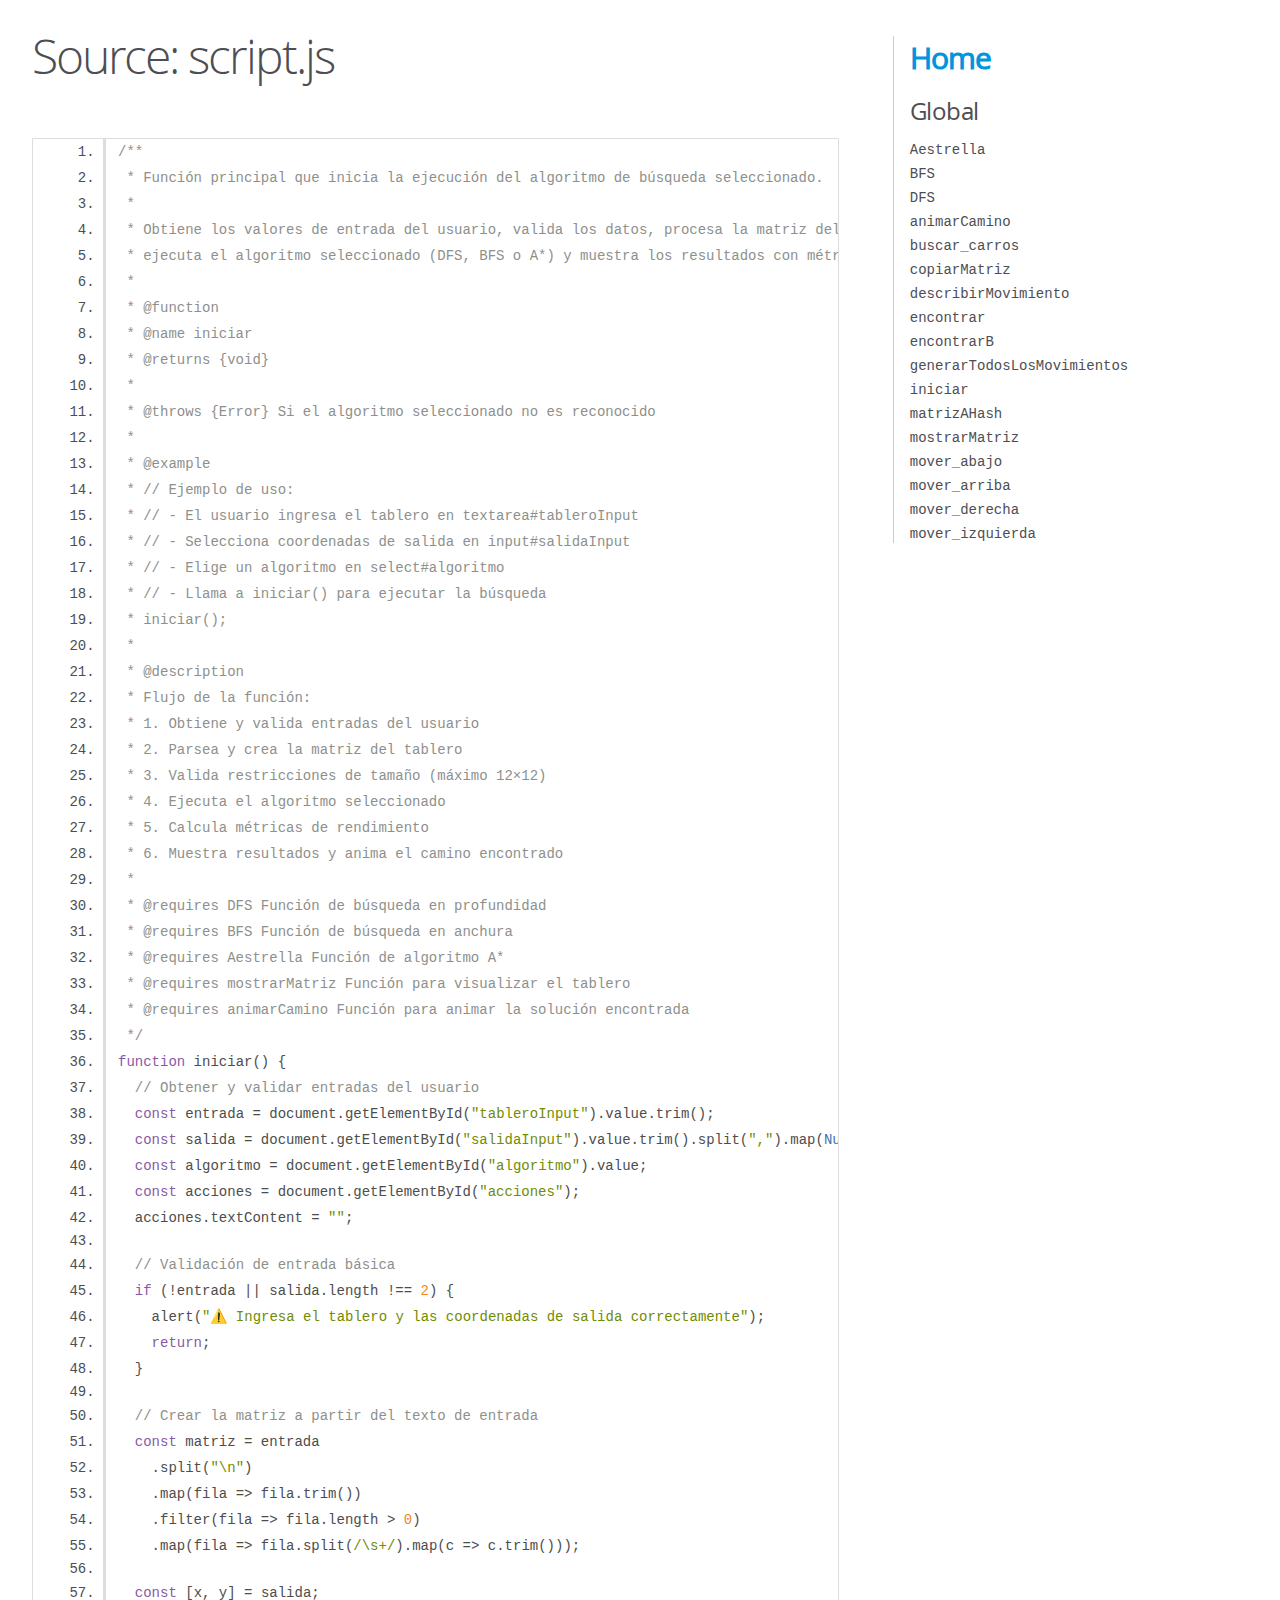
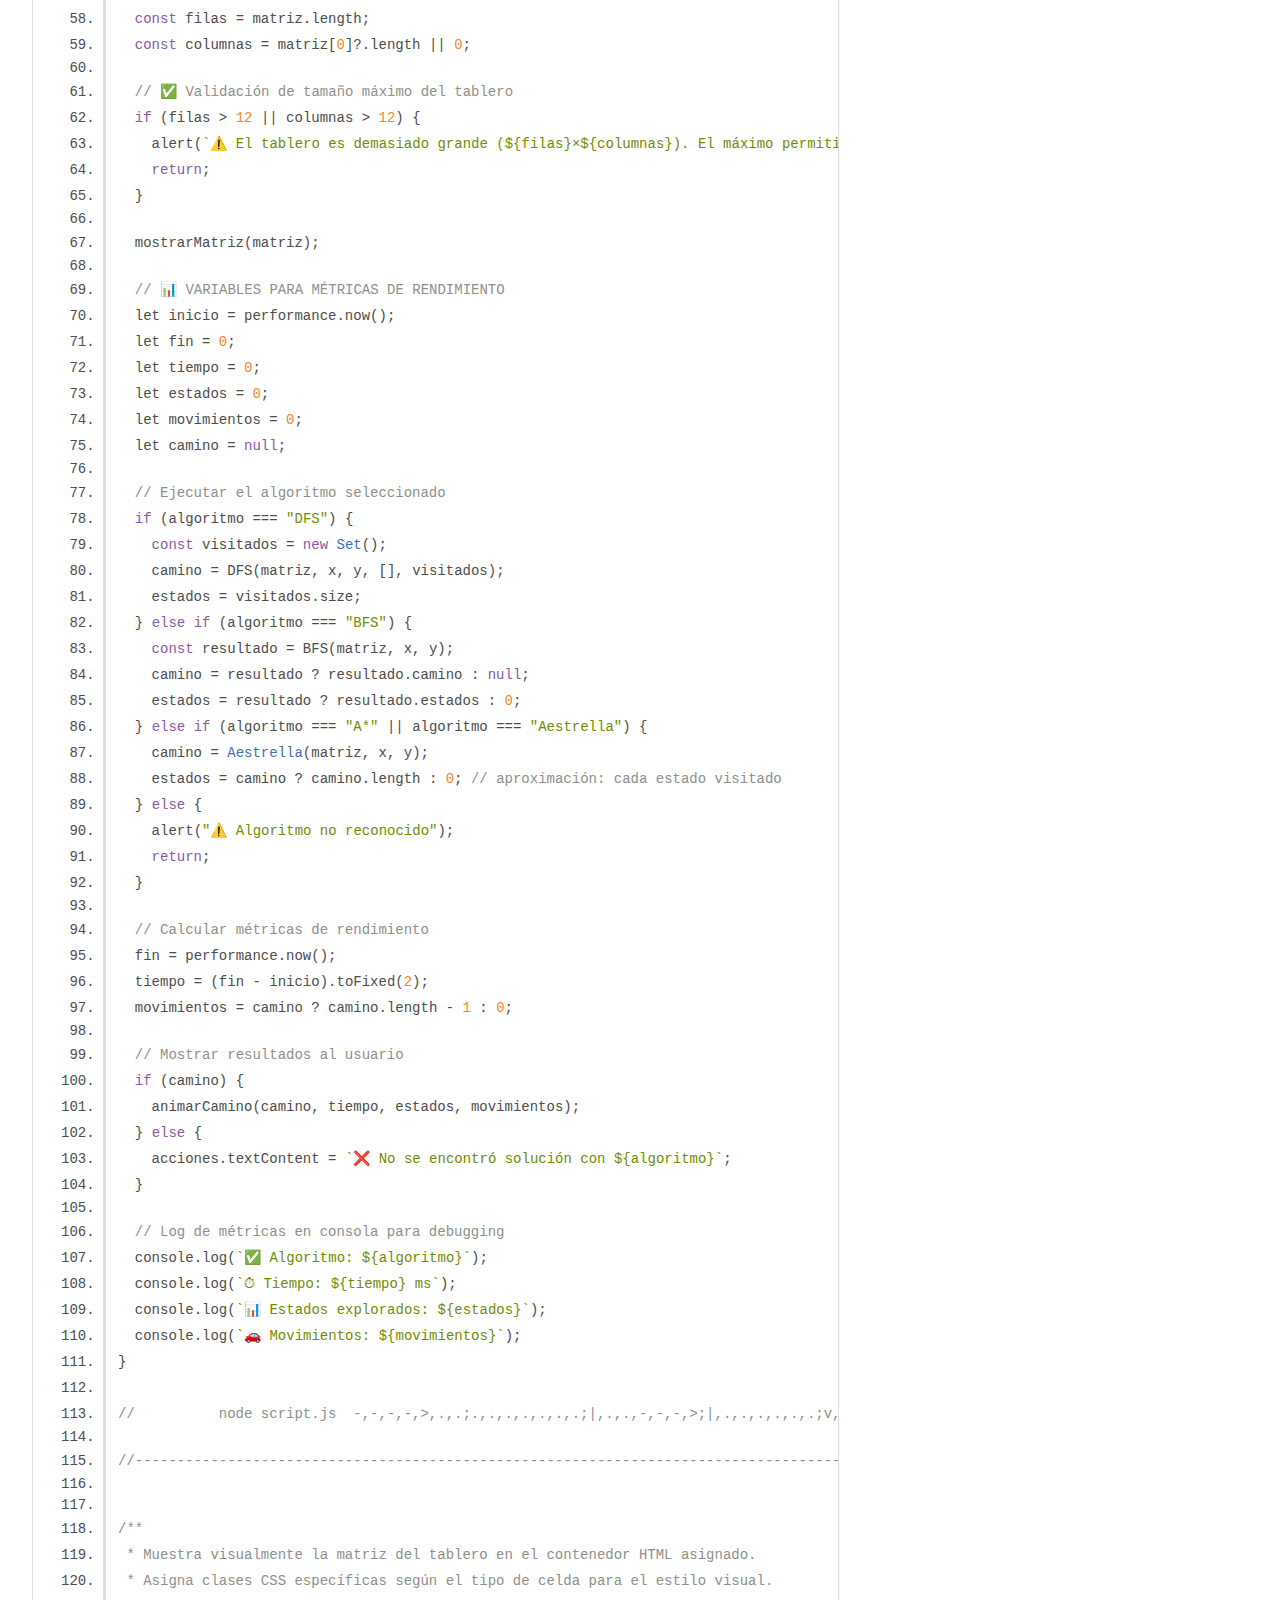
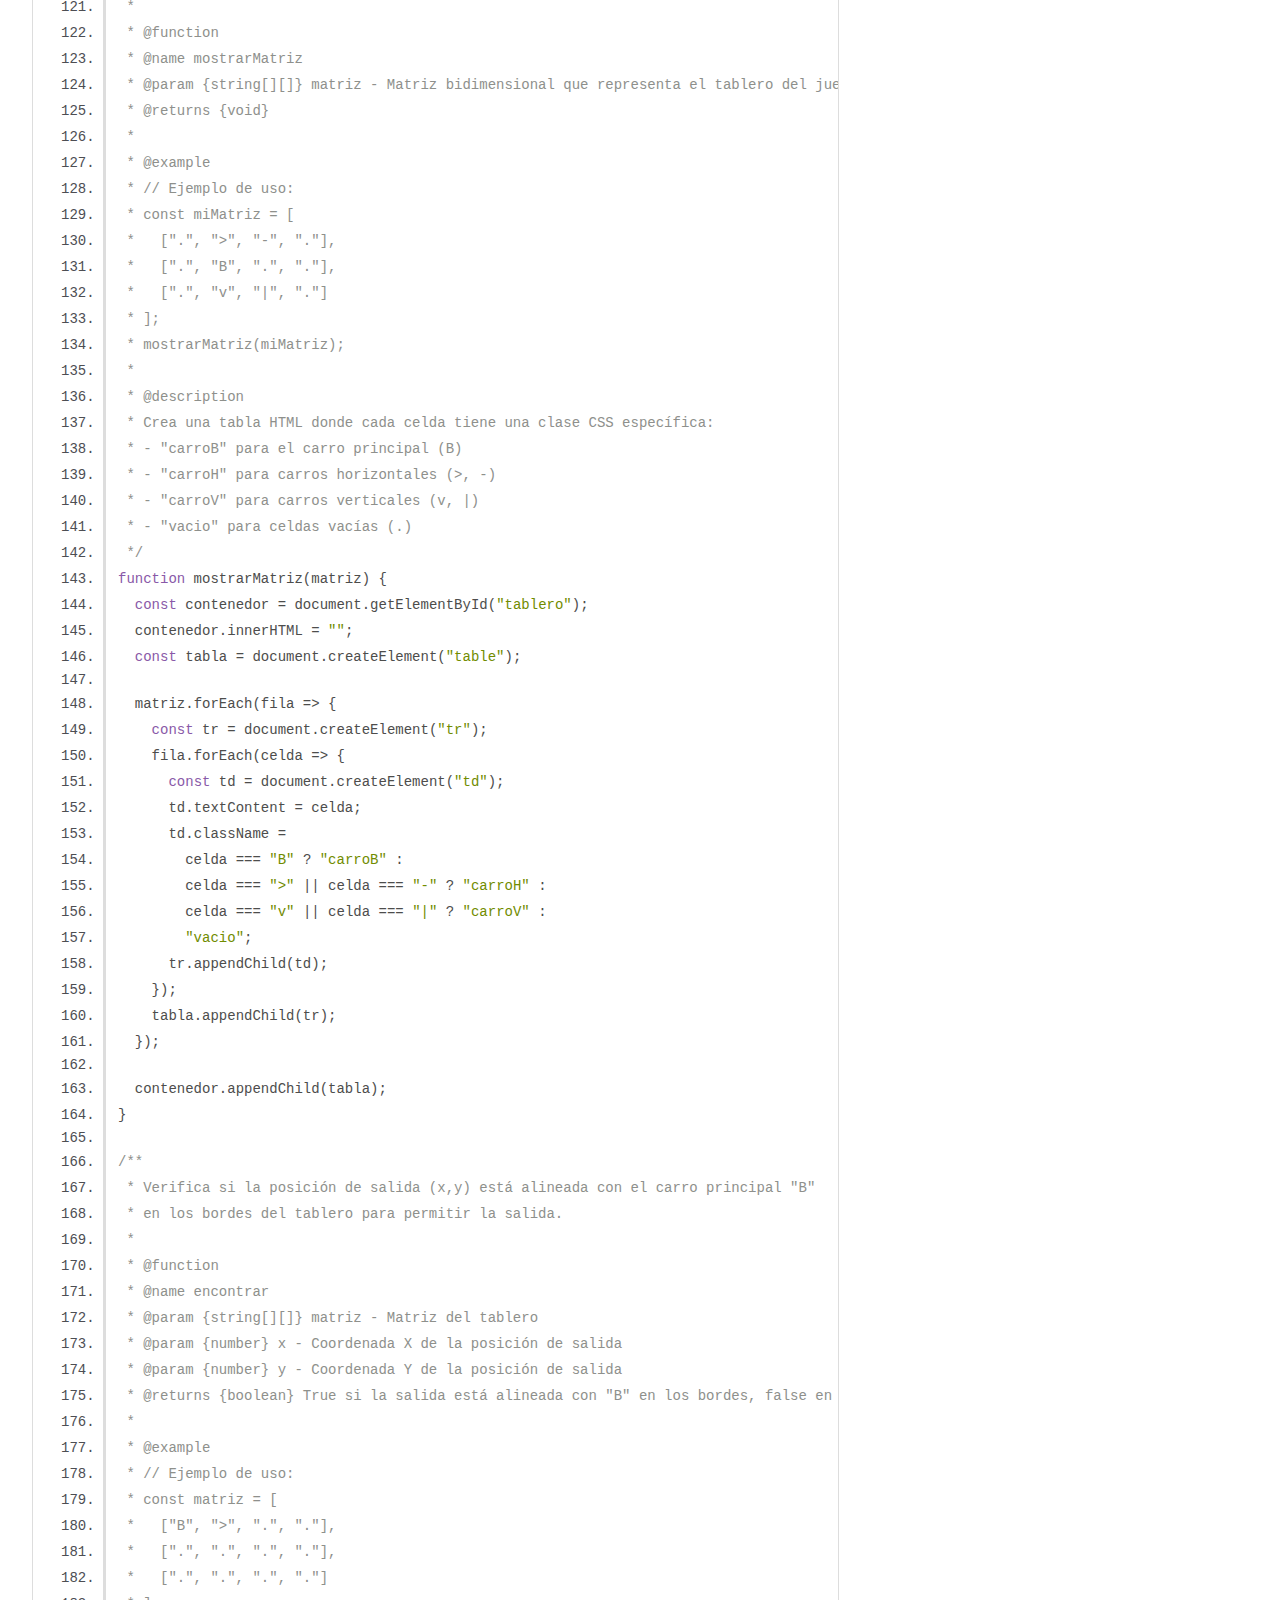
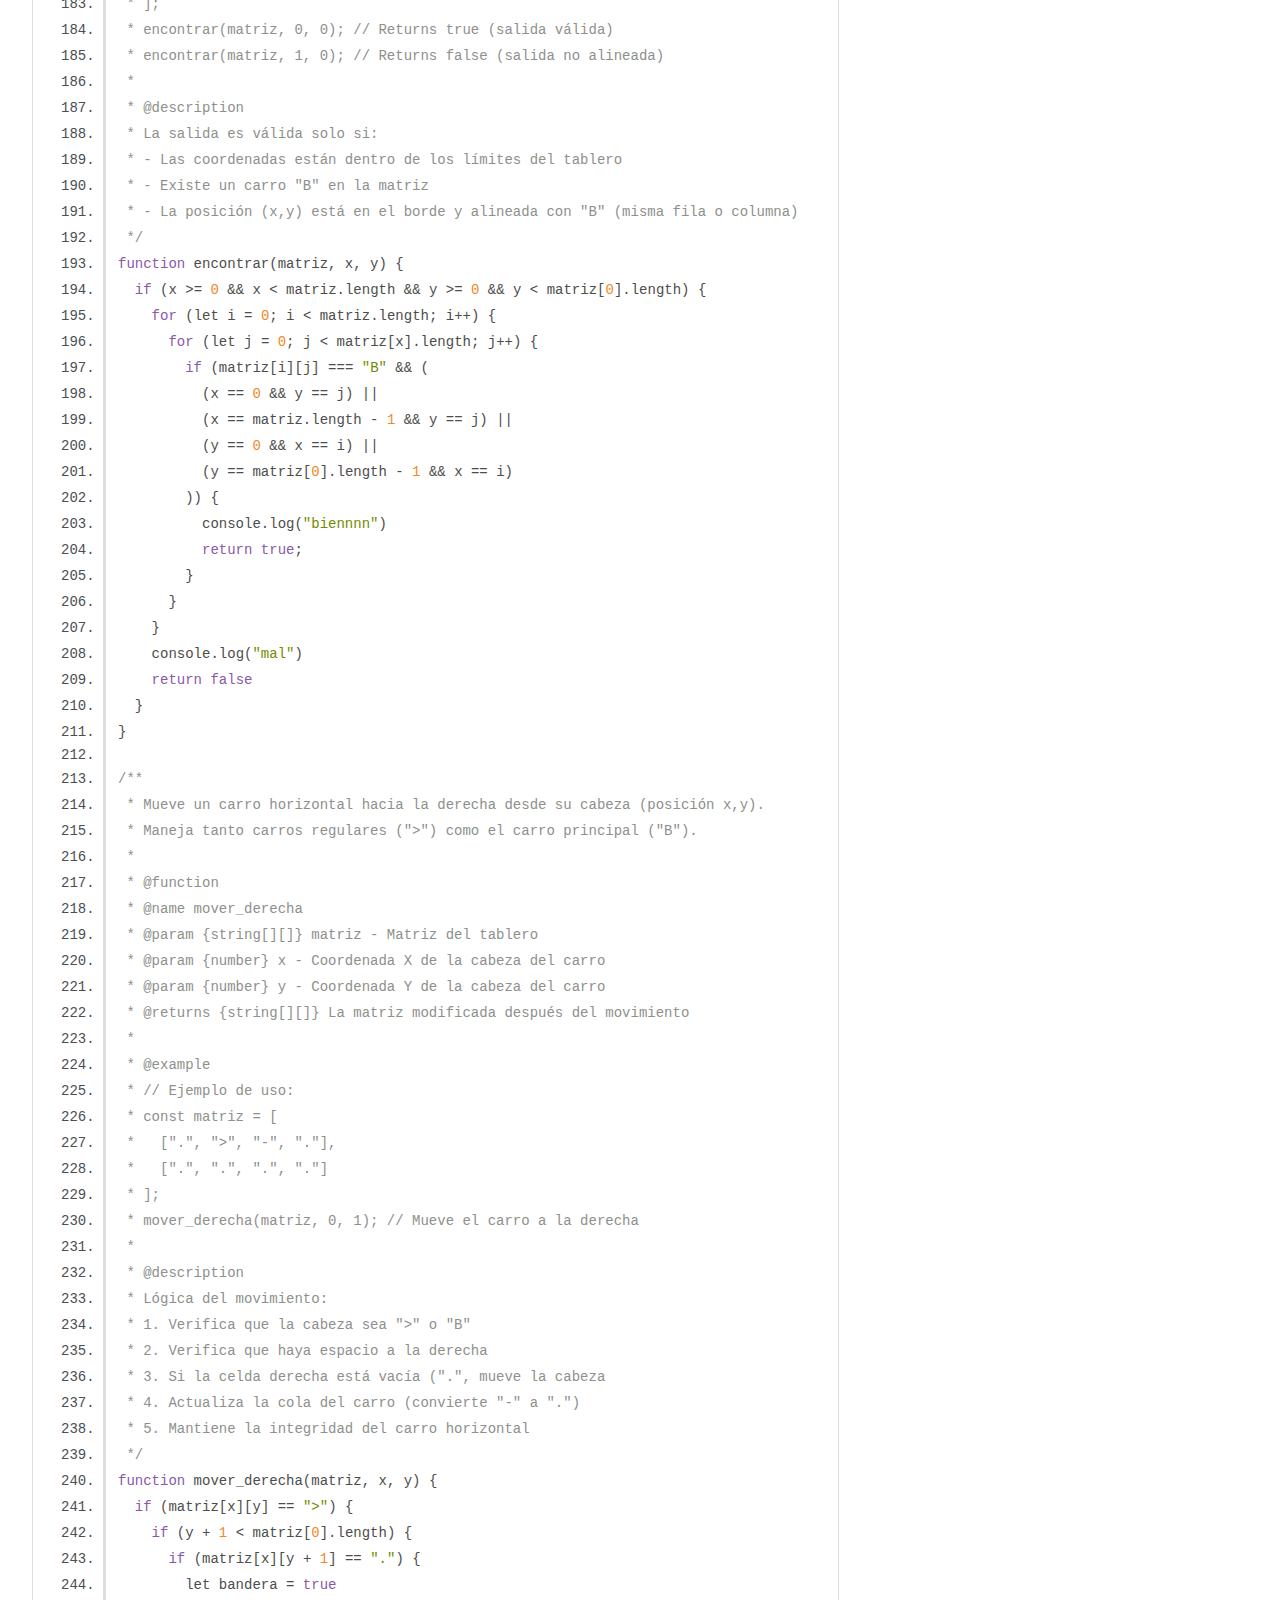
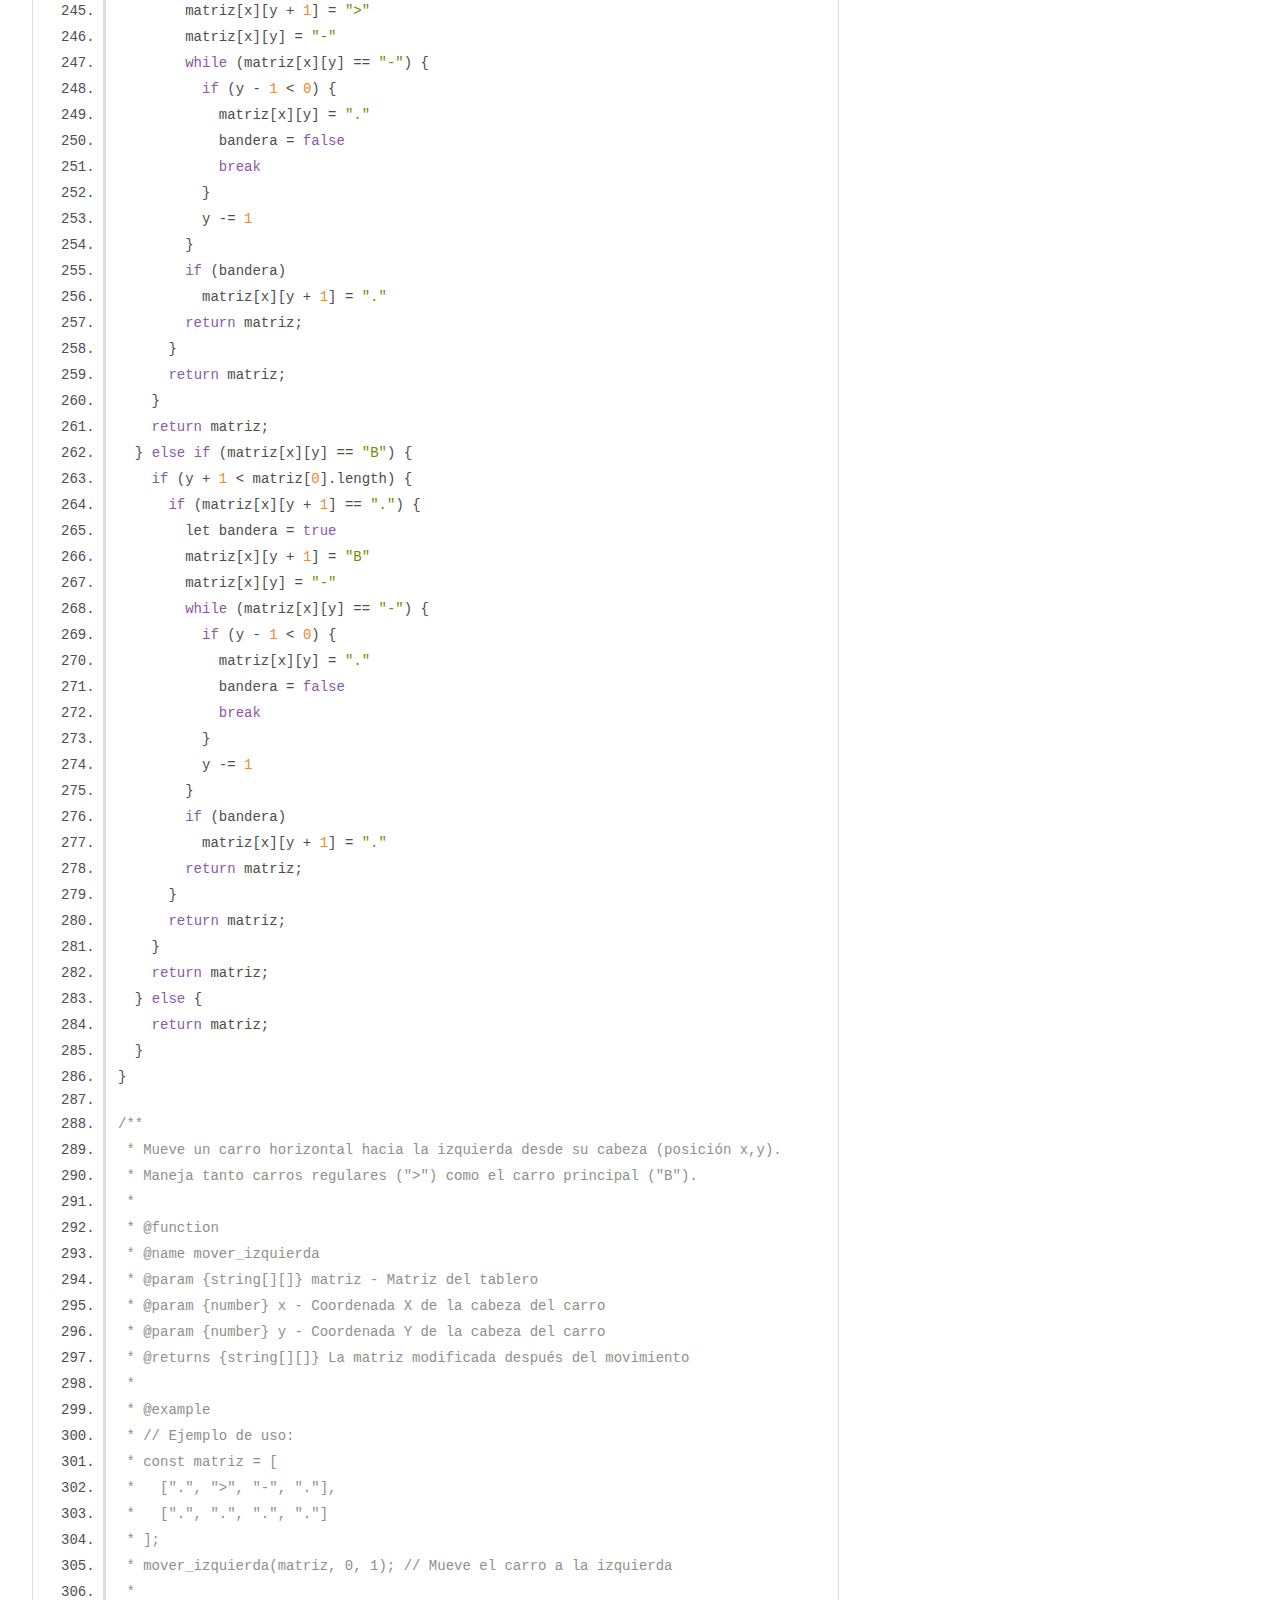
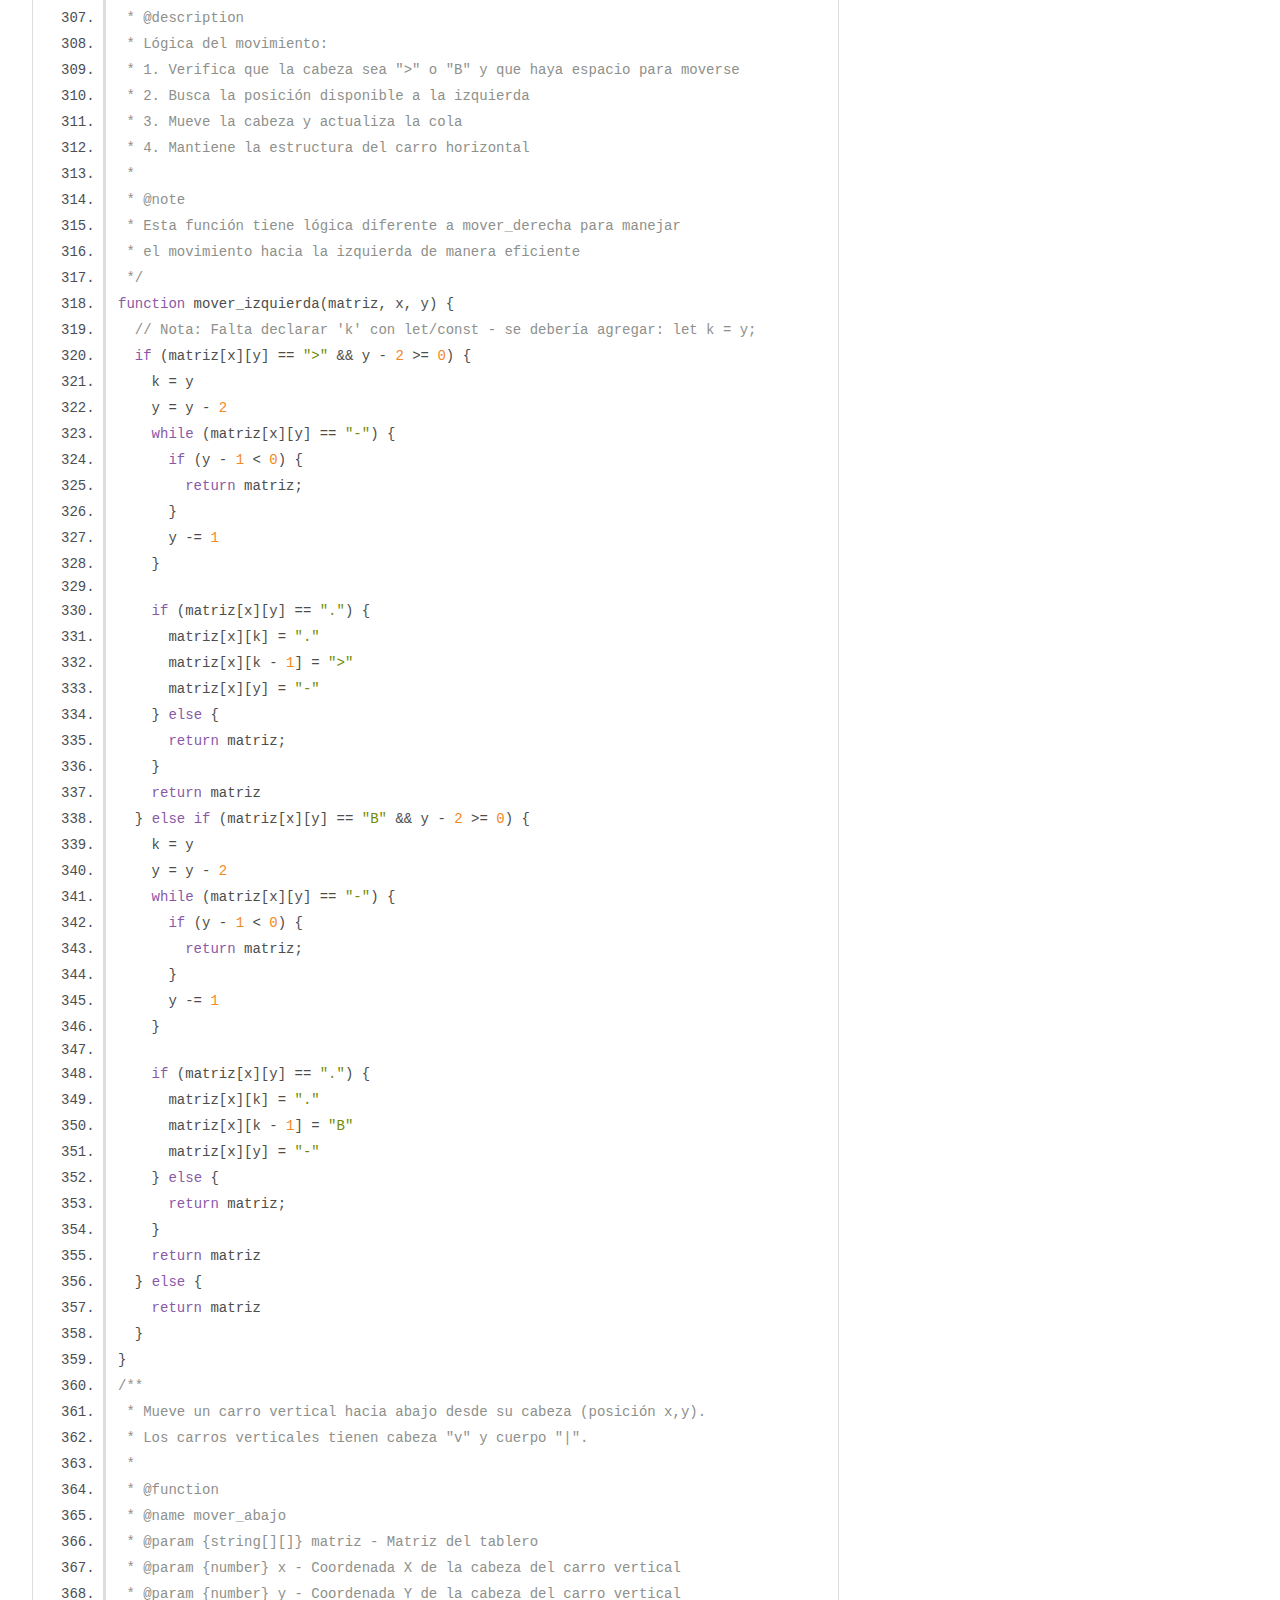
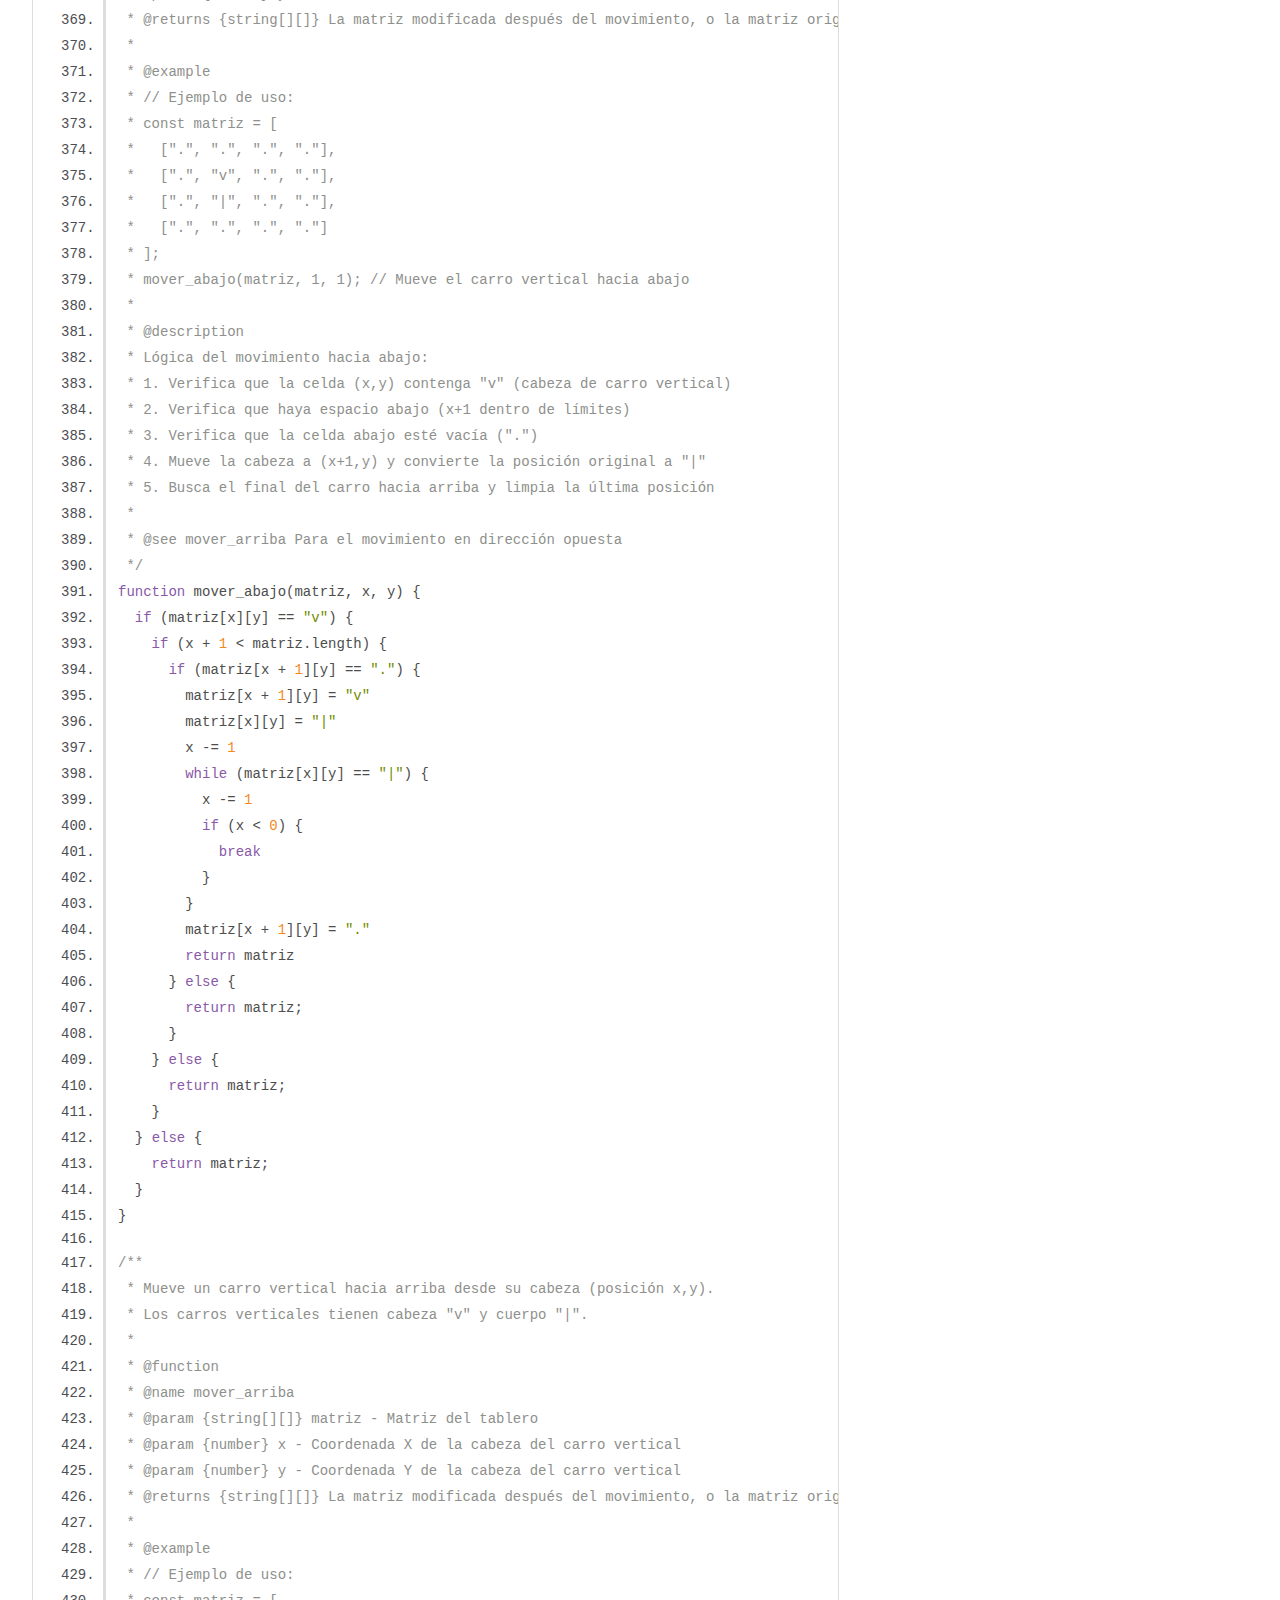
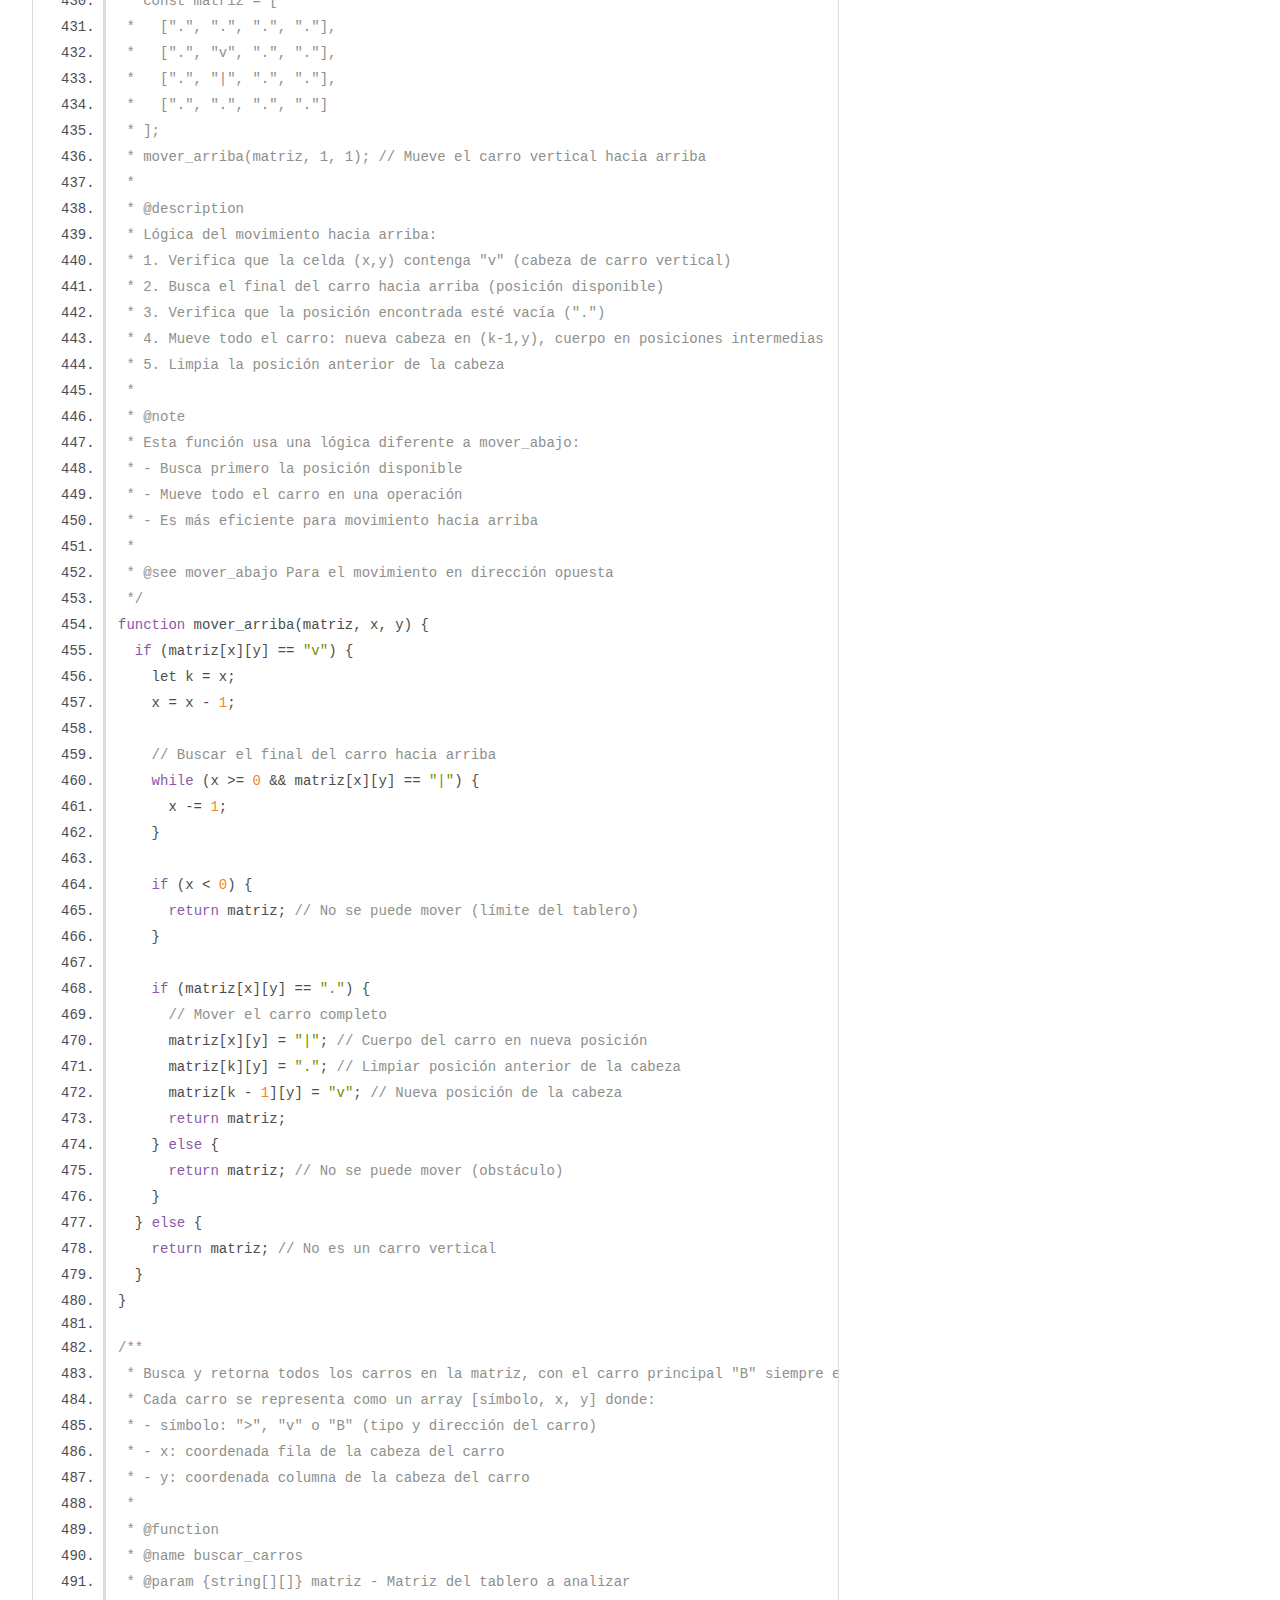
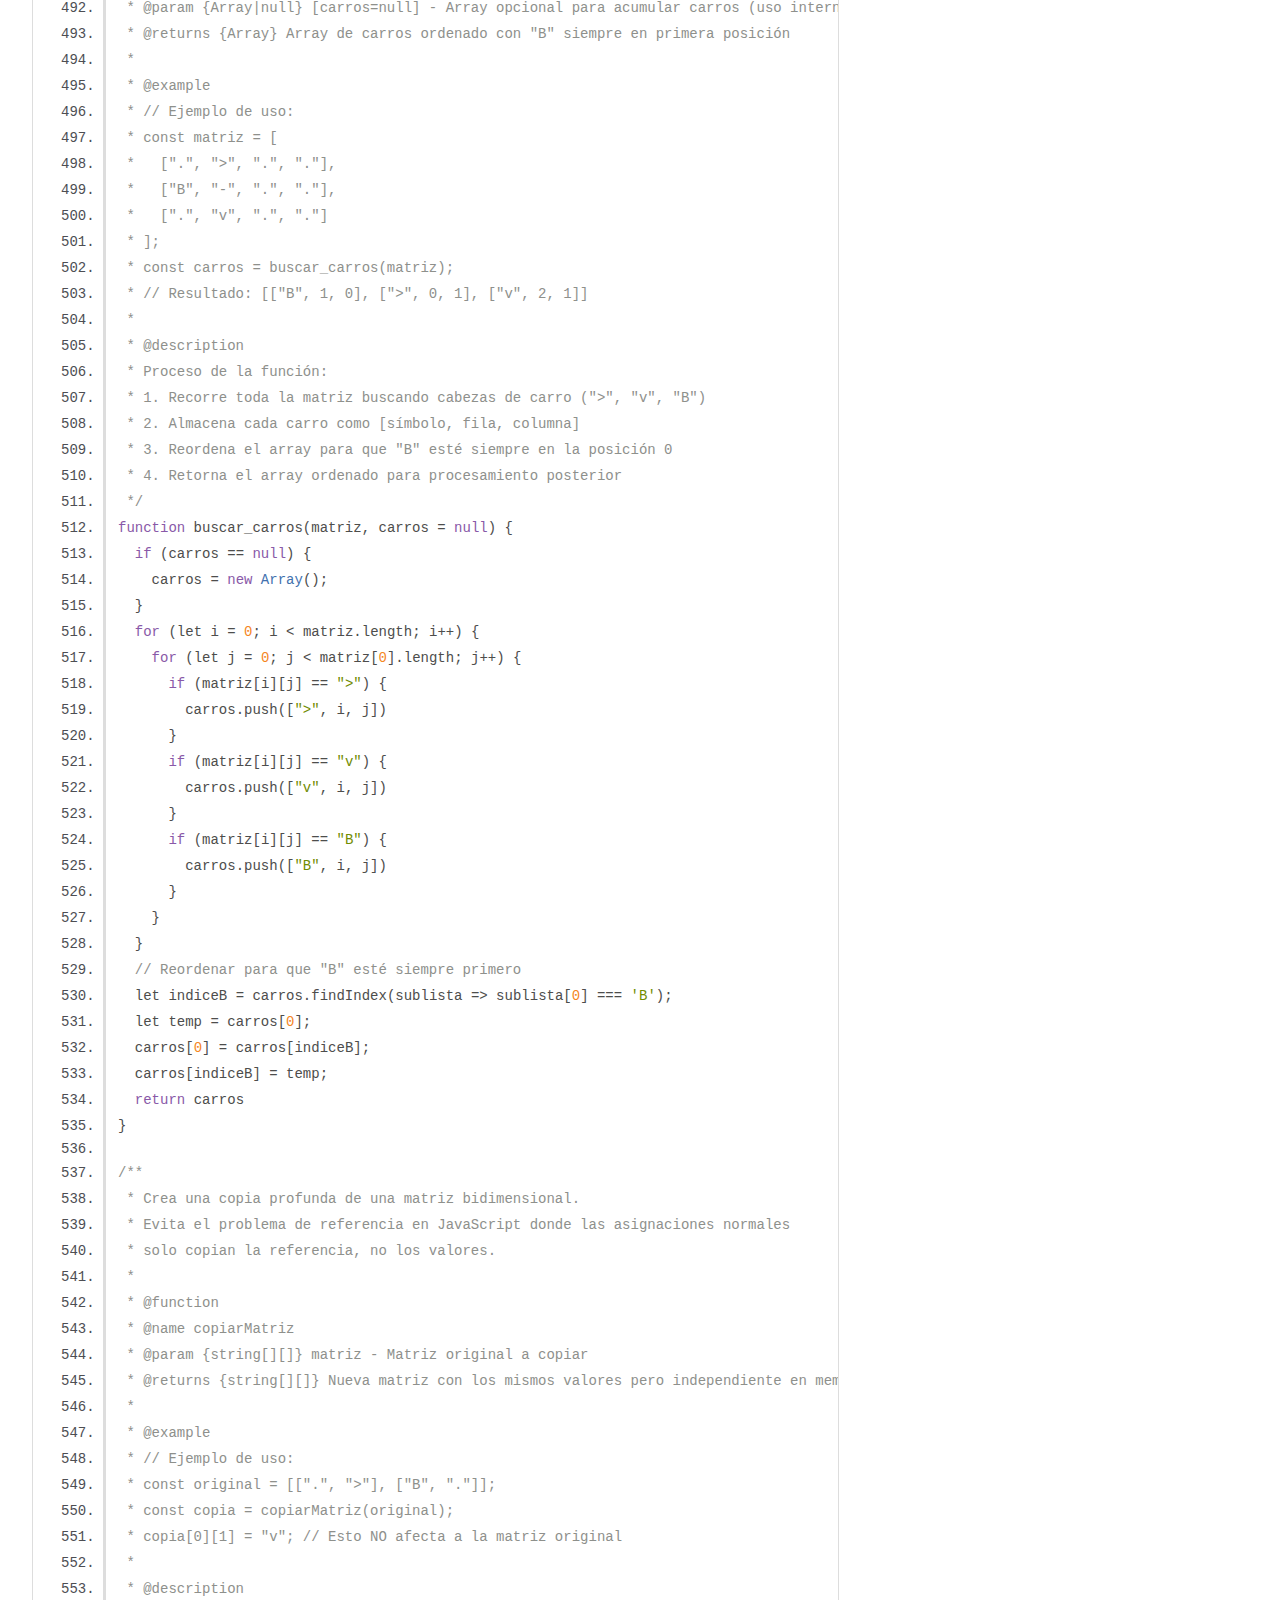
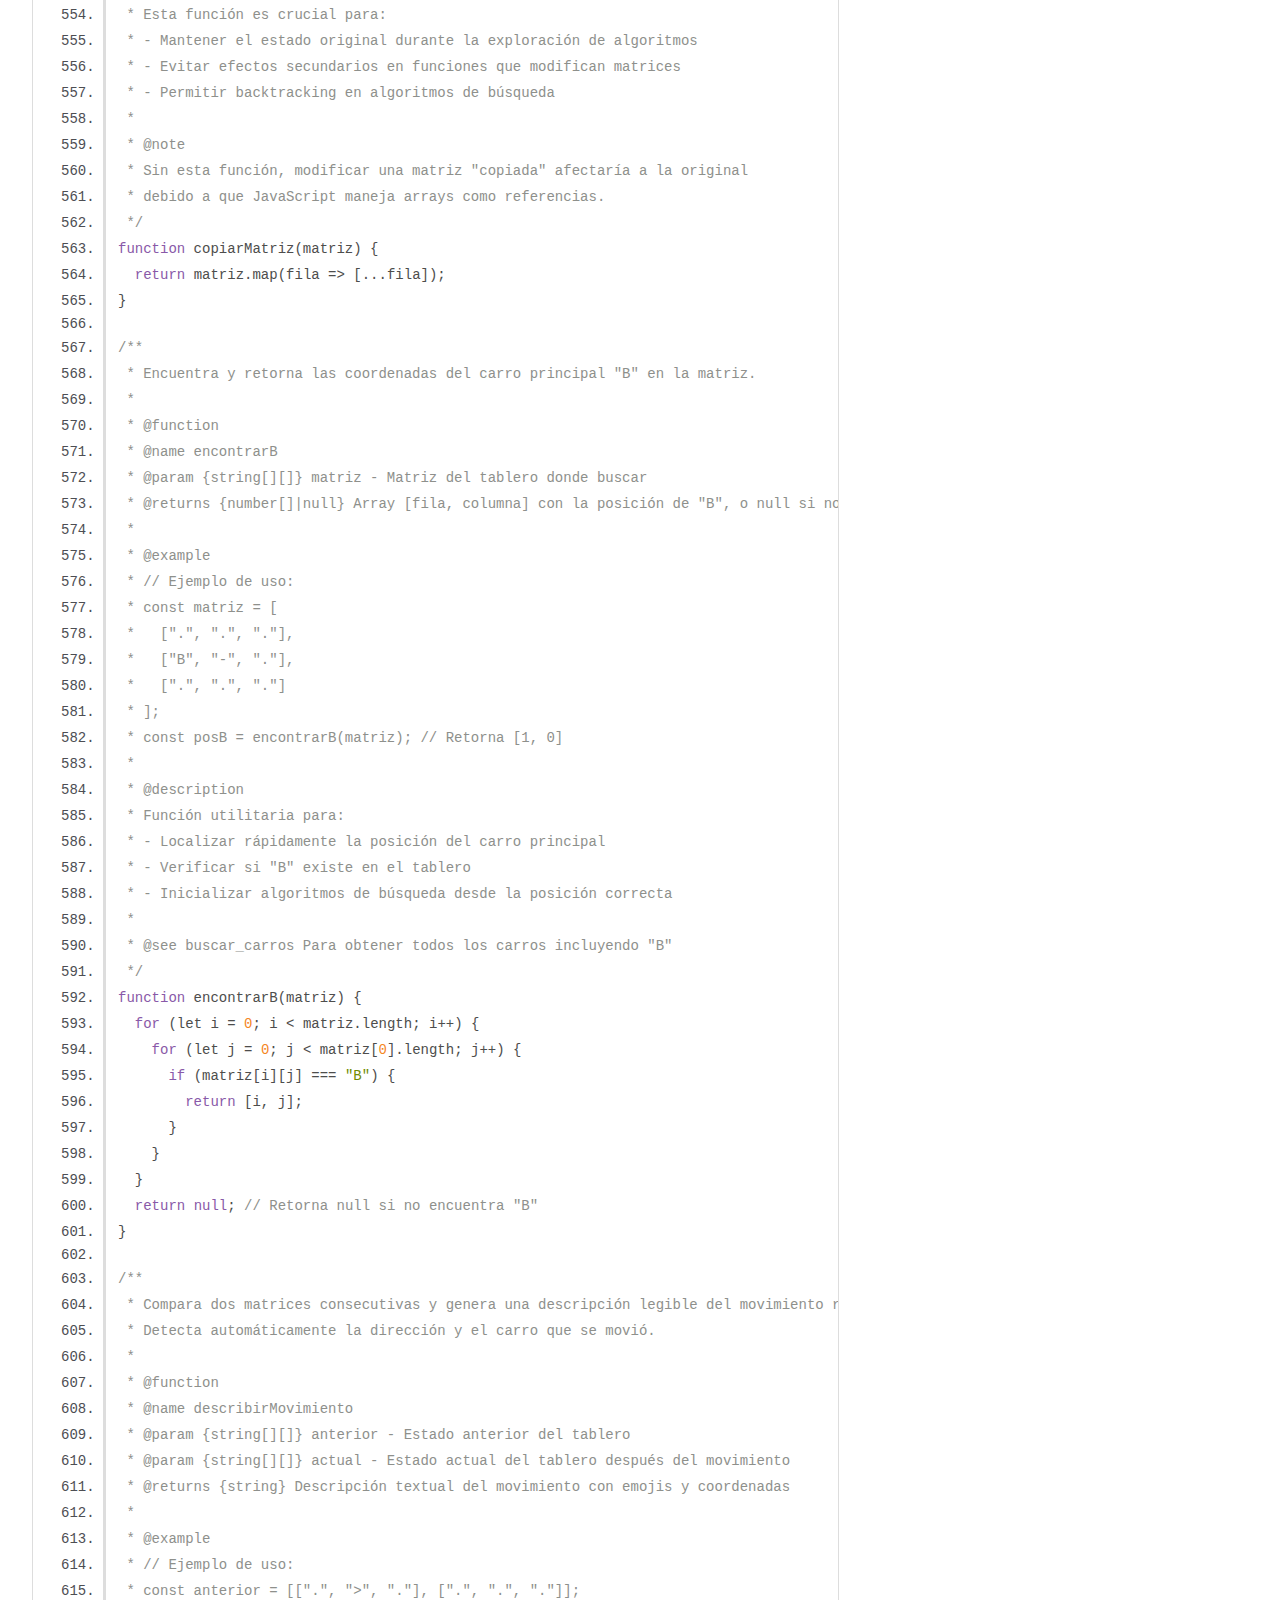
<file: docs/script.js.html>
<!DOCTYPE html>
<html lang="en">
<head>
    <meta charset="utf-8">
    <title>JSDoc: Source: script.js</title>

    <script src="scripts/prettify/prettify.js"> </script>
    <script src="scripts/prettify/lang-css.js"> </script>
    <!--[if lt IE 9]>
      <script src="//html5shiv.googlecode.com/svn/trunk/html5.js"></script>
    <![endif]-->
    <link type="text/css" rel="stylesheet" href="styles/prettify-tomorrow.css">
    <link type="text/css" rel="stylesheet" href="styles/jsdoc-default.css">
</head>

<body>

<div id="main">

    <h1 class="page-title">Source: script.js</h1>

    



    
    <section>
        <article>
            <pre class="prettyprint source linenums"><code>/**
 * Función principal que inicia la ejecución del algoritmo de búsqueda seleccionado.
 * 
 * Obtiene los valores de entrada del usuario, valida los datos, procesa la matriz del tablero,
 * ejecuta el algoritmo seleccionado (DFS, BFS o A*) y muestra los resultados con métricas de rendimiento.
 * 
 * @function
 * @name iniciar
 * @returns {void}
 * 
 * @throws {Error} Si el algoritmo seleccionado no es reconocido
 * 
 * @example
 * // Ejemplo de uso:
 * // - El usuario ingresa el tablero en textarea#tableroInput
 * // - Selecciona coordenadas de salida en input#salidaInput
 * // - Elige un algoritmo en select#algoritmo
 * // - Llama a iniciar() para ejecutar la búsqueda
 * iniciar();
 * 
 * @description
 * Flujo de la función:
 * 1. Obtiene y valida entradas del usuario
 * 2. Parsea y crea la matriz del tablero
 * 3. Valida restricciones de tamaño (máximo 12×12)
 * 4. Ejecuta el algoritmo seleccionado
 * 5. Calcula métricas de rendimiento
 * 6. Muestra resultados y anima el camino encontrado
 * 
 * @requires DFS Función de búsqueda en profundidad
 * @requires BFS Función de búsqueda en anchura  
 * @requires Aestrella Función de algoritmo A*
 * @requires mostrarMatriz Función para visualizar el tablero
 * @requires animarCamino Función para animar la solución encontrada
 */
function iniciar() {
  // Obtener y validar entradas del usuario
  const entrada = document.getElementById("tableroInput").value.trim();
  const salida = document.getElementById("salidaInput").value.trim().split(",").map(Number);
  const algoritmo = document.getElementById("algoritmo").value;
  const acciones = document.getElementById("acciones");
  acciones.textContent = "";

  // Validación de entrada básica
  if (!entrada || salida.length !== 2) {
    alert("⚠️ Ingresa el tablero y las coordenadas de salida correctamente");
    return;
  }

  // Crear la matriz a partir del texto de entrada
  const matriz = entrada
    .split("\n")
    .map(fila => fila.trim())
    .filter(fila => fila.length > 0)
    .map(fila => fila.split(/\s+/).map(c => c.trim()));

  const [x, y] = salida;
  const filas = matriz.length;
  const columnas = matriz[0]?.length || 0;

  // ✅ Validación de tamaño máximo del tablero
  if (filas > 12 || columnas > 12) {
    alert(`⚠️ El tablero es demasiado grande (${filas}×${columnas}). El máximo permitido es 12×12.`);
    return;
  }

  mostrarMatriz(matriz);

  // 📊 VARIABLES PARA MÉTRICAS DE RENDIMIENTO
  let inicio = performance.now();
  let fin = 0;
  let tiempo = 0;
  let estados = 0;
  let movimientos = 0;
  let camino = null;

  // Ejecutar el algoritmo seleccionado
  if (algoritmo === "DFS") {
    const visitados = new Set();
    camino = DFS(matriz, x, y, [], visitados);
    estados = visitados.size;
  } else if (algoritmo === "BFS") {
    const resultado = BFS(matriz, x, y);
    camino = resultado ? resultado.camino : null;
    estados = resultado ? resultado.estados : 0;
  } else if (algoritmo === "A*" || algoritmo === "Aestrella") {
    camino = Aestrella(matriz, x, y);
    estados = camino ? camino.length : 0; // aproximación: cada estado visitado
  } else {
    alert("⚠️ Algoritmo no reconocido");
    return;
  }

  // Calcular métricas de rendimiento
  fin = performance.now();
  tiempo = (fin - inicio).toFixed(2);
  movimientos = camino ? camino.length - 1 : 0;

  // Mostrar resultados al usuario
  if (camino) {
    animarCamino(camino, tiempo, estados, movimientos);
  } else {
    acciones.textContent = `❌ No se encontró solución con ${algoritmo}`;
  }

  // Log de métricas en consola para debugging
  console.log(`✅ Algoritmo: ${algoritmo}`);
  console.log(`⏱ Tiempo: ${tiempo} ms`);
  console.log(`📊 Estados explorados: ${estados}`);
  console.log(`🚗 Movimientos: ${movimientos}`);
}
  
//          node script.js  -,-,-,-,>,.,.;.,.,.,.,.,.,.;|,.,.,-,-,-,>;|,.,.,.,.,.,.;v,.,-,-,-,B,.;.,.,.,.,.,.,.;-,-,-,-,>,.,. .,.,|;-,B,v;.,.,.;.,-,>

//-------------------------------------------------------------------------------------------------------------------//


/**
 * Muestra visualmente la matriz del tablero en el contenedor HTML asignado.
 * Asigna clases CSS específicas según el tipo de celda para el estilo visual.
 * 
 * @function
 * @name mostrarMatriz
 * @param {string[][]} matriz - Matriz bidimensional que representa el tablero del juego
 * @returns {void}
 * 
 * @example
 * // Ejemplo de uso:
 * const miMatriz = [
 *   [".", ">", "-", "."],
 *   [".", "B", ".", "."],
 *   [".", "v", "|", "."]
 * ];
 * mostrarMatriz(miMatriz);
 * 
 * @description
 * Crea una tabla HTML donde cada celda tiene una clase CSS específica:
 * - "carroB" para el carro principal (B)
 * - "carroH" para carros horizontales (>, -)
 * - "carroV" para carros verticales (v, |)
 * - "vacio" para celdas vacías (.)
 */
function mostrarMatriz(matriz) {
  const contenedor = document.getElementById("tablero");
  contenedor.innerHTML = "";
  const tabla = document.createElement("table");

  matriz.forEach(fila => {
    const tr = document.createElement("tr");
    fila.forEach(celda => {
      const td = document.createElement("td");
      td.textContent = celda;
      td.className =
        celda === "B" ? "carroB" :
        celda === ">" || celda === "-" ? "carroH" :
        celda === "v" || celda === "|" ? "carroV" :
        "vacio";
      tr.appendChild(td);
    });
    tabla.appendChild(tr);
  });

  contenedor.appendChild(tabla);
}

/**
 * Verifica si la posición de salida (x,y) está alineada con el carro principal "B"
 * en los bordes del tablero para permitir la salida.
 * 
 * @function
 * @name encontrar
 * @param {string[][]} matriz - Matriz del tablero
 * @param {number} x - Coordenada X de la posición de salida
 * @param {number} y - Coordenada Y de la posición de salida
 * @returns {boolean} True si la salida está alineada con "B" en los bordes, false en caso contrario
 * 
 * @example
 * // Ejemplo de uso:
 * const matriz = [
 *   ["B", ">", ".", "."],
 *   [".", ".", ".", "."],
 *   [".", ".", ".", "."]
 * ];
 * encontrar(matriz, 0, 0); // Returns true (salida válida)
 * encontrar(matriz, 1, 0); // Returns false (salida no alineada)
 * 
 * @description
 * La salida es válida solo si:
 * - Las coordenadas están dentro de los límites del tablero
 * - Existe un carro "B" en la matriz
 * - La posición (x,y) está en el borde y alineada con "B" (misma fila o columna)
 */
function encontrar(matriz, x, y) {
  if (x >= 0 &amp;&amp; x &lt; matriz.length &amp;&amp; y >= 0 &amp;&amp; y &lt; matriz[0].length) {
    for (let i = 0; i &lt; matriz.length; i++) {
      for (let j = 0; j &lt; matriz[x].length; j++) {
        if (matriz[i][j] === "B" &amp;&amp; (
          (x == 0 &amp;&amp; y == j) ||
          (x == matriz.length - 1 &amp;&amp; y == j) ||
          (y == 0 &amp;&amp; x == i) ||
          (y == matriz[0].length - 1 &amp;&amp; x == i)
        )) {
          console.log("biennnn")
          return true;
        }
      }
    }
    console.log("mal")
    return false
  }
}

/**
 * Mueve un carro horizontal hacia la derecha desde su cabeza (posición x,y).
 * Maneja tanto carros regulares (">") como el carro principal ("B").
 * 
 * @function
 * @name mover_derecha
 * @param {string[][]} matriz - Matriz del tablero
 * @param {number} x - Coordenada X de la cabeza del carro
 * @param {number} y - Coordenada Y de la cabeza del carro
 * @returns {string[][]} La matriz modificada después del movimiento
 * 
 * @example
 * // Ejemplo de uso:
 * const matriz = [
 *   [".", ">", "-", "."],
 *   [".", ".", ".", "."]
 * ];
 * mover_derecha(matriz, 0, 1); // Mueve el carro a la derecha
 * 
 * @description
 * Lógica del movimiento:
 * 1. Verifica que la cabeza sea ">" o "B"
 * 2. Verifica que haya espacio a la derecha
 * 3. Si la celda derecha está vacía (".", mueve la cabeza
 * 4. Actualiza la cola del carro (convierte "-" a ".")
 * 5. Mantiene la integridad del carro horizontal
 */
function mover_derecha(matriz, x, y) {
  if (matriz[x][y] == ">") {
    if (y + 1 &lt; matriz[0].length) {
      if (matriz[x][y + 1] == ".") {
        let bandera = true
        matriz[x][y + 1] = ">"
        matriz[x][y] = "-"
        while (matriz[x][y] == "-") {
          if (y - 1 &lt; 0) {
            matriz[x][y] = "."
            bandera = false
            break
          }
          y -= 1
        }
        if (bandera)
          matriz[x][y + 1] = "."
        return matriz;
      }
      return matriz;
    }
    return matriz;
  } else if (matriz[x][y] == "B") {
    if (y + 1 &lt; matriz[0].length) {
      if (matriz[x][y + 1] == ".") {
        let bandera = true
        matriz[x][y + 1] = "B"
        matriz[x][y] = "-"
        while (matriz[x][y] == "-") {
          if (y - 1 &lt; 0) {
            matriz[x][y] = "."
            bandera = false
            break
          }
          y -= 1
        }
        if (bandera)
          matriz[x][y + 1] = "."
        return matriz;
      }
      return matriz;
    }
    return matriz;
  } else {
    return matriz;
  }
}

/**
 * Mueve un carro horizontal hacia la izquierda desde su cabeza (posición x,y).
 * Maneja tanto carros regulares (">") como el carro principal ("B").
 * 
 * @function
 * @name mover_izquierda
 * @param {string[][]} matriz - Matriz del tablero
 * @param {number} x - Coordenada X de la cabeza del carro
 * @param {number} y - Coordenada Y de la cabeza del carro
 * @returns {string[][]} La matriz modificada después del movimiento
 * 
 * @example
 * // Ejemplo de uso:
 * const matriz = [
 *   [".", ">", "-", "."],
 *   [".", ".", ".", "."]
 * ];
 * mover_izquierda(matriz, 0, 1); // Mueve el carro a la izquierda
 * 
 * @description
 * Lógica del movimiento:
 * 1. Verifica que la cabeza sea ">" o "B" y que haya espacio para moverse
 * 2. Busca la posición disponible a la izquierda
 * 3. Mueve la cabeza y actualiza la cola
 * 4. Mantiene la estructura del carro horizontal
 * 
 * @note
 * Esta función tiene lógica diferente a mover_derecha para manejar
 * el movimiento hacia la izquierda de manera eficiente
 */
function mover_izquierda(matriz, x, y) {
  // Nota: Falta declarar 'k' con let/const - se debería agregar: let k = y;
  if (matriz[x][y] == ">" &amp;&amp; y - 2 >= 0) {
    k = y
    y = y - 2
    while (matriz[x][y] == "-") {
      if (y - 1 &lt; 0) {
        return matriz;
      }
      y -= 1
    }

    if (matriz[x][y] == ".") {
      matriz[x][k] = "."
      matriz[x][k - 1] = ">"
      matriz[x][y] = "-"
    } else {
      return matriz;
    }
    return matriz
  } else if (matriz[x][y] == "B" &amp;&amp; y - 2 >= 0) {
    k = y
    y = y - 2
    while (matriz[x][y] == "-") {
      if (y - 1 &lt; 0) {
        return matriz;
      }
      y -= 1
    }

    if (matriz[x][y] == ".") {
      matriz[x][k] = "."
      matriz[x][k - 1] = "B"
      matriz[x][y] = "-"
    } else {
      return matriz;
    }
    return matriz
  } else {
    return matriz
  }
}
/**
 * Mueve un carro vertical hacia abajo desde su cabeza (posición x,y).
 * Los carros verticales tienen cabeza "v" y cuerpo "|".
 * 
 * @function
 * @name mover_abajo
 * @param {string[][]} matriz - Matriz del tablero
 * @param {number} x - Coordenada X de la cabeza del carro vertical
 * @param {number} y - Coordenada Y de la cabeza del carro vertical
 * @returns {string[][]} La matriz modificada después del movimiento, o la matriz original si no se puede mover
 * 
 * @example
 * // Ejemplo de uso:
 * const matriz = [
 *   [".", ".", ".", "."],
 *   [".", "v", ".", "."],
 *   [".", "|", ".", "."],
 *   [".", ".", ".", "."]
 * ];
 * mover_abajo(matriz, 1, 1); // Mueve el carro vertical hacia abajo
 * 
 * @description
 * Lógica del movimiento hacia abajo:
 * 1. Verifica que la celda (x,y) contenga "v" (cabeza de carro vertical)
 * 2. Verifica que haya espacio abajo (x+1 dentro de límites)
 * 3. Verifica que la celda abajo esté vacía (".")
 * 4. Mueve la cabeza a (x+1,y) y convierte la posición original a "|"
 * 5. Busca el final del carro hacia arriba y limpia la última posición
 * 
 * @see mover_arriba Para el movimiento en dirección opuesta
 */
function mover_abajo(matriz, x, y) {
  if (matriz[x][y] == "v") {
    if (x + 1 &lt; matriz.length) {
      if (matriz[x + 1][y] == ".") {
        matriz[x + 1][y] = "v"
        matriz[x][y] = "|"
        x -= 1
        while (matriz[x][y] == "|") {
          x -= 1
          if (x &lt; 0) {
            break
          }
        }
        matriz[x + 1][y] = "."
        return matriz
      } else {
        return matriz;
      }
    } else {
      return matriz;
    }
  } else {
    return matriz;
  }
}

/**
 * Mueve un carro vertical hacia arriba desde su cabeza (posición x,y).
 * Los carros verticales tienen cabeza "v" y cuerpo "|".
 * 
 * @function
 * @name mover_arriba
 * @param {string[][]} matriz - Matriz del tablero
 * @param {number} x - Coordenada X de la cabeza del carro vertical
 * @param {number} y - Coordenada Y de la cabeza del carro vertical
 * @returns {string[][]} La matriz modificada después del movimiento, o la matriz original si no se puede mover
 * 
 * @example
 * // Ejemplo de uso:
 * const matriz = [
 *   [".", ".", ".", "."],
 *   [".", "v", ".", "."],
 *   [".", "|", ".", "."],
 *   [".", ".", ".", "."]
 * ];
 * mover_arriba(matriz, 1, 1); // Mueve el carro vertical hacia arriba
 * 
 * @description
 * Lógica del movimiento hacia arriba:
 * 1. Verifica que la celda (x,y) contenga "v" (cabeza de carro vertical)
 * 2. Busca el final del carro hacia arriba (posición disponible)
 * 3. Verifica que la posición encontrada esté vacía (".")
 * 4. Mueve todo el carro: nueva cabeza en (k-1,y), cuerpo en posiciones intermedias
 * 5. Limpia la posición anterior de la cabeza
 * 
 * @note
 * Esta función usa una lógica diferente a mover_abajo:
 * - Busca primero la posición disponible
 * - Mueve todo el carro en una operación
 * - Es más eficiente para movimiento hacia arriba
 * 
 * @see mover_abajo Para el movimiento en dirección opuesta
 */
function mover_arriba(matriz, x, y) {
  if (matriz[x][y] == "v") {
    let k = x;
    x = x - 1;
    
    // Buscar el final del carro hacia arriba
    while (x >= 0 &amp;&amp; matriz[x][y] == "|") {
      x -= 1;
    }
    
    if (x &lt; 0) {
      return matriz; // No se puede mover (límite del tablero)
    }
    
    if (matriz[x][y] == ".") {
      // Mover el carro completo
      matriz[x][y] = "|"; // Cuerpo del carro en nueva posición
      matriz[k][y] = "."; // Limpiar posición anterior de la cabeza
      matriz[k - 1][y] = "v"; // Nueva posición de la cabeza
      return matriz;
    } else {
      return matriz; // No se puede mover (obstáculo)
    }
  } else {
    return matriz; // No es un carro vertical
  }
}

/**
 * Busca y retorna todos los carros en la matriz, con el carro principal "B" siempre en primera posición.
 * Cada carro se representa como un array [símbolo, x, y] donde:
 * - símbolo: ">", "v" o "B" (tipo y dirección del carro)
 * - x: coordenada fila de la cabeza del carro
 * - y: coordenada columna de la cabeza del carro
 * 
 * @function
 * @name buscar_carros
 * @param {string[][]} matriz - Matriz del tablero a analizar
 * @param {Array|null} [carros=null] - Array opcional para acumular carros (uso interno en recursión)
 * @returns {Array} Array de carros ordenado con "B" siempre en primera posición
 * 
 * @example
 * // Ejemplo de uso:
 * const matriz = [
 *   [".", ">", ".", "."],
 *   ["B", "-", ".", "."],
 *   [".", "v", ".", "."]
 * ];
 * const carros = buscar_carros(matriz);
 * // Resultado: [["B", 1, 0], [">", 0, 1], ["v", 2, 1]]
 * 
 * @description
 * Proceso de la función:
 * 1. Recorre toda la matriz buscando cabezas de carro (">", "v", "B")
 * 2. Almacena cada carro como [símbolo, fila, columna]
 * 3. Reordena el array para que "B" esté siempre en la posición 0
 * 4. Retorna el array ordenado para procesamiento posterior
 */
function buscar_carros(matriz, carros = null) {
  if (carros == null) {
    carros = new Array();
  }
  for (let i = 0; i &lt; matriz.length; i++) {
    for (let j = 0; j &lt; matriz[0].length; j++) {
      if (matriz[i][j] == ">") {
        carros.push([">", i, j])
      }
      if (matriz[i][j] == "v") {
        carros.push(["v", i, j])
      }
      if (matriz[i][j] == "B") {
        carros.push(["B", i, j])
      }
    }
  }
  // Reordenar para que "B" esté siempre primero
  let indiceB = carros.findIndex(sublista => sublista[0] === 'B');
  let temp = carros[0];
  carros[0] = carros[indiceB];
  carros[indiceB] = temp;
  return carros
}

/**
 * Crea una copia profunda de una matriz bidimensional.
 * Evita el problema de referencia en JavaScript donde las asignaciones normales
 * solo copian la referencia, no los valores.
 * 
 * @function
 * @name copiarMatriz
 * @param {string[][]} matriz - Matriz original a copiar
 * @returns {string[][]} Nueva matriz con los mismos valores pero independiente en memoria
 * 
 * @example
 * // Ejemplo de uso:
 * const original = [[".", ">"], ["B", "."]];
 * const copia = copiarMatriz(original);
 * copia[0][1] = "v"; // Esto NO afecta a la matriz original
 * 
 * @description
 * Esta función es crucial para:
 * - Mantener el estado original durante la exploración de algoritmos
 * - Evitar efectos secundarios en funciones que modifican matrices
 * - Permitir backtracking en algoritmos de búsqueda
 * 
 * @note
 * Sin esta función, modificar una matriz "copiada" afectaría a la original
 * debido a que JavaScript maneja arrays como referencias.
 */
function copiarMatriz(matriz) {
  return matriz.map(fila => [...fila]);
}

/**
 * Encuentra y retorna las coordenadas del carro principal "B" en la matriz.
 * 
 * @function
 * @name encontrarB
 * @param {string[][]} matriz - Matriz del tablero donde buscar
 * @returns {number[]|null} Array [fila, columna] con la posición de "B", o null si no se encuentra
 * 
 * @example
 * // Ejemplo de uso:
 * const matriz = [
 *   [".", ".", "."],
 *   ["B", "-", "."],
 *   [".", ".", "."]
 * ];
 * const posB = encontrarB(matriz); // Retorna [1, 0]
 * 
 * @description
 * Función utilitaria para:
 * - Localizar rápidamente la posición del carro principal
 * - Verificar si "B" existe en el tablero
 * - Inicializar algoritmos de búsqueda desde la posición correcta
 * 
 * @see buscar_carros Para obtener todos los carros incluyendo "B"
 */
function encontrarB(matriz) {
  for (let i = 0; i &lt; matriz.length; i++) {
    for (let j = 0; j &lt; matriz[0].length; j++) {
      if (matriz[i][j] === "B") {
        return [i, j];
      }
    }
  }
  return null; // Retorna null si no encuentra "B"
}

/**
 * Compara dos matrices consecutivas y genera una descripción legible del movimiento realizado.
 * Detecta automáticamente la dirección y el carro que se movió.
 * 
 * @function
 * @name describirMovimiento
 * @param {string[][]} anterior - Estado anterior del tablero
 * @param {string[][]} actual - Estado actual del tablero después del movimiento
 * @returns {string} Descripción textual del movimiento con emojis y coordenadas
 * 
 * @example
 * // Ejemplo de uso:
 * const anterior = [[".", ">", "."], [".", ".", "."]];
 * const actual = [[".", ".", ">"], [".", ".", "."]];
 * const descripcion = describirMovimiento(anterior, actual);
 * // Retorna: "🚗 Carro > en posición (0,2) se movió hacia ➡️ derecha"
 * 
 * @description
 * Algoritmo de detección:
 * 1. Encuentra las celdas que cambiaron entre ambas matrices
 * 2. Identifica la cabeza del carro antes y después del movimiento
 * 3. Determina la dirección comparando coordenadas
 * 4. Genera descripción con emojis para mejor legibilidad
 * 
 * @returns {string} Descripción en formato: "🚗 Carro {símbolo} en posición ({x},{y}) se movió hacia {dirección}"
 * 
 * @note
 * Las direcciones detectadas son:
 * - ➡️ derecha (misma fila, columna aumenta)
 * - ⬅️ izquierda (misma fila, columna disminuye)  
 * - ⬇️ abajo (misma columna, fila aumenta)
 * - ⬆️ arriba (misma columna, fila disminuye)
 */
function describirMovimiento(anterior, actual) {
  let antes = null, despues = null, simbolo = null;

  for (let i = 0; i &lt; anterior.length; i++) {
    for (let j = 0; j &lt; anterior[0].length; j++) {
      if (anterior[i][j] !== actual[i][j]) {
        // Guarda las posiciones que cambiaron
        if (anterior[i][j] !== "." &amp;&amp; anterior[i][j] !== "-" &amp;&amp; anterior[i][j] !== "|") {
          antes = [i, j, anterior[i][j]];
        }
        if (actual[i][j] !== "." &amp;&amp; actual[i][j] !== "-" &amp;&amp; actual[i][j] !== "|") {
          despues = [i, j, actual[i][j]];
        }
      }
    }
  }

  if (!antes || !despues) return "Movimiento desconocido";

  simbolo = despues[2];
  const [i1, j1] = antes;
  const [i2, j2] = despues;

  // Determinar dirección con texto y coordenadas
  let direccion = "";
  if (i2 === i1 &amp;&amp; j2 > j1) direccion = "➡️ derecha";
  else if (i2 === i1 &amp;&amp; j2 &lt; j1) direccion = "⬅️ izquierda";
  else if (j2 === j1 &amp;&amp; i2 > i1) direccion = "⬇️ abajo";
  else if (j2 === j1 &amp;&amp; i2 &lt; i1) direccion = "⬆️ arriba";
  else direccion = "a otra posición";

  return `🚗 Carro ${simbolo} en posición (${i2},${j2}) se movió hacia ${direccion}`;
}




 /**
 * Implementa el algoritmo de Búsqueda en Profundidad (DFS) para resolver el puzzle de carros.
 * Explora recursivamente todos los movimientos posibles hasta encontrar una solución o agotar las posibilidades.
 * 
 * @function
 * @name DFS
 * @param {string[][]} matriz - Estado actual del tablero
 * @param {number} x - Coordenada X de la posición de salida objetivo
 * @param {number} y - Coordenada Y de la posición de salida objetivo
 * @param {Array} [camino=[]] - Array que almacena la secuencia de estados del tablero hacia la solución
 * @param {Set} [visitados=new Set()] - Conjunto de estados ya visitados para evitar ciclos
 * @returns {Array|null} Array de matrices representando el camino solución, o null si no se encuentra
 * 
 * @example
 * // Ejemplo de uso:
 * const matrizInicial = [
 *   [".", "B", "-", "."],
 *   [".", ".", ".", "."],
 *   [".", "v", ".", "."]
 * ];
 * const solucion = DFS(matrizInicial, 0, 3, [], new Set());
 * if (solucion) {
 *   console.log("Solución encontrada con", solucion.length, "movimientos");
 * }
 * 
 * @description
 * Algoritmo DFS implementado:
 * 1. **Evitar ciclos**: Usa hashing de matrices para detectar estados repetidos
 * 2. **Condición de término**: Verifica si el carro "B" llegó a la salida (x,y)
 * 3. **Exploración recursiva**: Para cada carro, prueba todos los movimientos posibles
 * 4. **Backtracking**: Si un camino no lleva a solución, retrocede y prueba alternativas
 * 
 * @throws {Error} Puede producir error de pila si el árbol de búsqueda es muy profundo
 * 
 * @note
 * Características de esta implementación:
 * - Prioriza el carro "B" (siempre primero en la lista de carros)
 * - Usa copias profundas para evitar efectos secundarios
 * - Maneja tanto carros horizontales (B, >) como verticales (v)
 * - El parámetro `[...camino]` crea copias para ramas independientes
 * 
 * @see buscar_carros Para obtener la lista de carros ordenada
 * @see copiarMatriz Para crear copias independientes del estado
 * @see mover_izquierda, mover_derecha, mover_arriba, mover_abajo Para los operadores de movimiento
 * 
 * @complexity
 * - Tiempo: O(b^d) donde b es el factor de ramificación y d la profundidad
 * - Espacio: O(d) para la pila de recursión (sin contar visitados)
 * 
 * @warning
 * Puede sufrir de "depth limit" en puzzles complejos debido a la recursión
 */
function DFS(matriz, x, y, camino = [], visitados = new Set()) {
  // Evitar bucles infinitos - detectar estados repetidos
  const hash = JSON.stringify(matriz);
  if (visitados.has(hash)) {
    return null; 
  }

  visitados.add(hash);

  // Verificar condición de victoria: si el carro B llego a la salida
  const carros = buscar_carros(matriz);
  if (carros[0][1] == x &amp;&amp; carros[0][2] == y) {
    camino.push(copiarMatriz(matriz)); // guardar el ultimo estado tambien
    return camino; 
  }

  camino.push(copiarMatriz(matriz));

  // Explorar todos los movimientos posibles para cada carro
  for (carro of carros) {
    if (carro[0] == "B" || carro[0] == ">") {
      // Carros horizontales: probar izquierda y derecha
      const matrizIzq = mover_izquierda(copiarMatriz(matriz), carro[1], carro[2]);
      const matrizDer = mover_derecha(copiarMatriz(matriz), carro[1], carro[2]);
      
      if (JSON.stringify(matrizIzq) !== JSON.stringify(matriz)) {
        const res = DFS(matrizIzq, x, y, [...camino], visitados); // Usar spread para copiar el camino
        if (res)
           return res;
      }
      if (JSON.stringify(matrizDer) !== JSON.stringify(matriz)) {
        const res = DFS(matrizDer, x, y, [...camino], visitados);
        if (res) 
          return res;
      }
    } 
    else {
      // Carros verticales: probar arriba y abajo
      const matrizArr = mover_arriba(copiarMatriz(matriz), carro[1], carro[2]);
      const matrizAba = mover_abajo(copiarMatriz(matriz), carro[1], carro[2]);
      
      if (JSON.stringify(matrizArr) !== JSON.stringify(matriz)) {
        const res = DFS(matrizArr, x, y, [...camino], visitados);
        if (res) 
          return res;
      }

      if (JSON.stringify(matrizAba) !== JSON.stringify(matriz)) {
        const res = DFS(matrizAba, x, y, [...camino], visitados);
        if (res) 
          return res;
      }
    }
  }
  return null;
}






/**
 * Convierte una matriz en un string hash único para comparación de estados.
 * Utilizado para detectar estados duplicados en los algoritmos de búsqueda.
 * 
 * @function
 * @name matrizAHash
 * @param {string[][]} m - Matriz a convertir en hash
 * @returns {string} Representación en string de la matriz
 * 
 * @example
 * // Ejemplo de uso:
 * const matriz = [[".", "B"], [">", "."]];
 * const hash = matrizAHash(matriz); // Retorna "[[".","B"],[">","."]]"
 * 
 * @description
 * Función utilitaria para:
 * - Comparación eficiente de estados del tablero
 * - Detección de estados repetidos en búsquedas
 * - Uso en conjuntos (Set) para verificación de visitados
 * 
 * @see Aestrella Para el uso principal en el algoritmo A*
 */
function matrizAHash(m) {
  return JSON.stringify(m);
}

/**
 * Implementa el algoritmo A* (A Estrella) para resolver el puzzle de carros.
 * Utiliza una función heurística para guiar la búsqueda hacia la solución óptima.
 * 
 * @function
 * @name Aestrella
 * @param {string[][]} matriz - Estado inicial del tablero
 * @param {number} x - Coordenada X de la posición de salida objetivo
 * @param {number} y - Coordenada Y de la posición de salida objetivo
 * @returns {Array|null} Array de matrices representando el camino solución óptimo, o null si no se encuentra
 * 
 * @example
 * // Ejemplo de uso:
 * const matrizInicial = [
 *   [".", "B", "-", "."],
 *   [".", ".", ".", "."],
 *   [".", "v", ".", "."]
 * ];
 * const solucion = Aestrella(matrizInicial, 0, 3);
 * if (solucion) {
 *   console.log("Solución óptima encontrada con", solucion.length, "movimientos");
 * }
 * 
 * @description
 * Algoritmo A* implementado:
 * 1. **Lista abierta**: Estados por explorar, ordenados por f = g + h
 * 2. **Lista cerrada**: Estados ya explorados para evitar redundancia
 * 3. **Función heurística**: Estima el costo desde el estado actual hasta la meta
 * 4. **Expansión**: Genera todos los movimientos válidos desde el estado actual
 * 
 * @description
 * Estructura de elementos en listaAbierta:
 * - [0]: Matriz del estado
 * - [1]: f = g + h (costo total)
 * - [2]: g (costo real desde el inicio)
 * - [3]: h (valor heurístico)
 * - [4]: camino (secuencia de matrices hasta este estado)
 * 
 * @description
 * Heurística implementada:
 * - Calcula la distancia horizontal desde "B" hasta la columna objetivo Y
 * - Penaliza celdas ocupadas (heurística += 2) vs celdas vacías (heurística += 1)
 * - Asume que el camino más directo es moverse horizontalmente hacia la salida
 * 
 * @note
 * Características de esta implementación:
 * - Usa búsqueda del mejor primero basada en f = g + h
 * - Mantiene el camino completo para retornar la solución
 * - Considera tanto carros horizontales como verticales
 * - La heurística es admisible pero podría mejorarse
 * 
 * @complexity
 * - Tiempo: O(b^d) en el peor caso, pero guiada por heurística
 * - Espacio: O(b^d) para almacenar estados en listas
 * 
 * @see matrizAHash Para la detección de estados duplicados
 * @see buscar_carros Para obtener carros del tablero
 * @see encontrarB Para localizar el carro principal
 */
function Aestrella(matriz, x, y) {
  const listaAbierta = [];
  const listaCerrada = new Set();

  // Inicializar con estado inicial: [matriz, f, g, h, camino]
  listaAbierta.push([copiarMatriz(matriz), 0, 0, 0, [copiarMatriz(matriz)]]);

  while (listaAbierta.length != 0) {
    // Encontrar el nodo con menor f en la lista abierta
    let mejorF = Infinity;
    let pos;
    let g = 0;
    let indiceMejor = 0;
    let caminoActual = [];

    for (let i = 0; i &lt; listaAbierta.length; i++) {
      if (listaAbierta[i][1] &lt; mejorF) {
        mejorF = listaAbierta[i][1];
        pos = copiarMatriz(listaAbierta[i][0]);
        g = listaAbierta[i][2];
        indiceMejor = i;
        caminoActual = listaAbierta[i][4]; // recuperamos el camino que llevó hasta aquí
      }
    }

    // Mover nodo actual de abierta a cerrada
    listaCerrada.add(JSON.stringify(listaAbierta[indiceMejor][0]));
    listaAbierta.splice(indiceMejor, 1);

    const carros = buscar_carros(pos);

    // Verificar condición de solución
    const [l, p] = encontrarB(pos);
    if (l == x &amp;&amp; p == y) {
      return caminoActual; // Devolver camino completo hacia la solución
    }

    // Expandir todos los movimientos posibles
    for (carro of carros) {
      if (carro[0] == "B" || carro[0] == ">") {
        // Carros horizontales
        const matrizIzq = mover_izquierda(copiarMatriz(pos), carro[1], carro[2]);
        const matrizDer = mover_derecha(copiarMatriz(pos), carro[1], carro[2]);

        // ================= MOVIMIENTO IZQUIERDA =================
        if (JSON.stringify(matrizIzq) !== JSON.stringify(pos)) {
          if (!listaCerrada.has(JSON.stringify(matrizIzq))) {
            listaCerrada.add(JSON.stringify(matrizIzq)); 
            let heuristica = 1;
            let [i, j] = encontrarB(matrizIzq);
            // Calcular heurística: distancia horizontal hasta Y
            while (j &lt; y) {
              if (matrizIzq[i][j] == ".") {
                heuristica += 1;
              } else {
                heuristica += 2; // Penalizar celdas ocupadas
              }
              j += 1;
            }
            let gx = g + 1; // Costo real incrementado
            let f = gx + heuristica;
            listaAbierta.push([
              copiarMatriz(matrizIzq),
              f,
              gx,
              heuristica,
              [...caminoActual, copiarMatriz(matrizIzq)] // Extender camino
            ]);
          }
        }

        // ================= MOVIMIENTO DERECHA =================
        if (JSON.stringify(matrizDer) !== JSON.stringify(pos)) {
          if (!listaCerrada.has(JSON.stringify(matrizDer))) {
            listaCerrada.add(JSON.stringify(matrizDer)); 
            let heuristica = 1;
            let [i, j] = encontrarB(matrizDer);
            while (j &lt; y) {
              if (matrizDer[i][j] == ".") {
                heuristica += 1;
              } else {
                heuristica += 2;
              }
              j += 1;
            }
            let gx = g + 1;
            let f = gx + heuristica;
            listaAbierta.push([
              copiarMatriz(matrizDer),
              f,
              gx,
              heuristica,
              [...caminoActual, copiarMatriz(matrizDer)]
            ]);
          }
        }
      } else {
        // Carros verticales
        const matrizArr = mover_arriba(copiarMatriz(pos), carro[1], carro[2]);
        const matrizAba = mover_abajo(copiarMatriz(pos), carro[1], carro[2]);

        // ================= MOVIMIENTO ARRIBA =================
        if (JSON.stringify(matrizArr) !== JSON.stringify(pos)) {
          if (!listaCerrada.has(JSON.stringify(matrizArr))) {
            listaCerrada.add(JSON.stringify(matrizArr)); 
            let heuristica = 1;
            let [i, j] = encontrarB(matrizArr);
            while (j &lt; y) {
              if (matrizArr[i][j] == ".") {
                heuristica += 1;
              } else {
                heuristica += 2;
              }
              j += 1;
            }
            let gx = g + 1;
            let f = gx + heuristica;
            listaAbierta.push([
              copiarMatriz(matrizArr),
              f,
              gx,
              heuristica,
              [...caminoActual, copiarMatriz(matrizArr)]
            ]);
          }
        }

        // ================= MOVIMIENTO ABAJO =================
        if (JSON.stringify(matrizAba) !== JSON.stringify(pos)) {
          if (!listaCerrada.has(JSON.stringify(matrizAba))) {
            listaCerrada.add(JSON.stringify(matrizAba)); 
            let heuristica = 1;
            let [i, j] = encontrarB(matrizAba);
            while (j &lt; y) {
              if (matrizAba[i][j] == ".") {
                heuristica += 1;
              } else {
                heuristica += 2;
              }
              j += 1;
            }
            let gx = g + 1;
            let f = gx + heuristica;
            listaAbierta.push([
              copiarMatriz(matrizAba),
              f,
              gx,
              heuristica,
              [...caminoActual, copiarMatriz(matrizAba)]
            ]);
          }
        }
      }
    }
  }
  return null; // No se encontró camino hacia la solución
}
/**
 * Implementa el algoritmo de Búsqueda en Anchura (BFS) para resolver el puzzle de carros.
 * Explora todos los estados nivel por nivel, garantizando encontrar la solución más corta si existe.
 * 
 * @function
 * @name BFS
 * @param {string[][]} matriz - Estado inicial del tablero
 * @param {number} x - Coordenada X de la posición de salida objetivo
 * @param {number} y - Coordenada Y de la posición de salida objetivo
 * @returns {Object|null} Objeto con la solución o null si no se encuentra
 * @returns {Array} return.camino - Secuencia de matrices del camino solución
 * @returns {number} return.estados - Total de estados explorados
 * @returns {number} return.profundidad - Número de movimientos de la solución
 * 
 * @example
 * // Ejemplo de uso:
 * const matrizInicial = [
 *   [".", "B", "-", "."],
 *   [".", ".", ".", "."]
 * ];
 * const resultado = BFS(matrizInicial, 0, 3);
 * if (resultado) {
 *   console.log("Solución en", resultado.profundidad, "movimientos");
 *   console.log("Estados explorados:", resultado.estados);
 * }
 * 
 * @description
 * Características del algoritmo BFS implementado:
 * - **Garantía de optimalidad**: Encuentra el camino más corto (menor número de movimientos)
 * - **Exploración por niveles**: Expande todos los estados de profundidad n antes de pasar a n+1
 * - **Control de memoria**: Límite de 50,000 estados para evitar desbordamiento
 * - **Métricas detalladas**: Registra niveles explorados y estadísticas de búsqueda
 * 
 * @description
 * Estructura del estado en la cola:
 * - matriz: Estado actual del tablero
 * - camino: Secuencia completa de estados desde el inicio
 * - profundidad: Número de movimientos realizados hasta este estado
 * 
 * @complexity
 * - Tiempo: O(b^d) donde b es el factor de ramificación y d la profundidad de la solución
 * - Espacio: O(b^d) para almacenar todos los estados en memoria
 * 
 * @see generarTodosLosMovimientos Para la generación de estados sucesores
 * @see matrizAHash Para detección de estados duplicados
 */
function BFS(matriz, x, y) {
  const cola = [];
  const visitados = new Set();
  
  // Estado inicial con camino y profundidad
  const estadoInicial = {
    matriz: copiarMatriz(matriz),
    camino: [copiarMatriz(matriz)],
    profundidad: 0
  };
  
  cola.push(estadoInicial);
  visitados.add(matrizAHash(matriz));

  let nivelesExplorados = 0;
  let estadosPorNivel = [1]; // Contador de estados por nivel

  while (cola.length > 0) {
    const actual = cola.shift(); // FIFO - primero en entrar, primero en salir
    const matrizActual = actual.matriz;
    const caminoActual = actual.camino;
    const profundidadActual = actual.profundidad;

    // Verificar si encontramos la solución
    const [posBx, posBy] = encontrarB(matrizActual);
    if (posBx === x &amp;&amp; posBy === y) {
      console.log(`✅ BFS encontró solución en profundidad ${profundidadActual}`);
      console.log(`📊 Niveles explorados: ${nivelesExplorados}`);
      return {
        camino: caminoActual,
        estados: visitados.size,
        profundidad: profundidadActual
      };
    }

    // Generar y explorar todos los movimientos posibles
    const movimientosPosibles = generarTodosLosMovimientos(matrizActual);
    
    for (const movimiento of movimientosPosibles) {
      const hash = matrizAHash(movimiento);
      
      if (!visitados.has(hash)) {
        visitados.add(hash);
        
        // Agregar nuevo estado a la cola
        cola.push({
          matriz: movimiento,
          camino: [...caminoActual, copiarMatriz(movimiento)],
          profundidad: profundidadActual + 1
        });
      }
    }

    // Control de niveles explorados (para métricas)
    if (estadosPorNivel[nivelesExplorados] === 0) {
      nivelesExplorados++;
      estadosPorNivel[nivelesExplorados] = cola.length;
    } else {
      estadosPorNivel[nivelesExplorados]--;
    }

    // Límite de seguridad para evitar desbordamiento de memoria
    if (visitados.size > 50000) {
      console.log("BFS: Límite de estados alcanzado");
      break;
    }
  }
  
  console.log("❌ BFS no encontró solución");
  return null;
}

/**
 * Genera todos los movimientos válidos posibles desde un estado dado del tablero.
 * Considera todos los carros y todas las direcciones posibles para cada uno.
 * 
 * @function
 * @name generarTodosLosMovimientos
 * @param {string[][]} matriz - Estado actual del tablero
 * @returns {string[][][]} Array de matrices representando todos los estados sucesores válidos
 * 
 * @example
 * // Ejemplo de uso:
 * const matriz = [
 *   [".", ">", "."],
 *   ["B", "-", "."]
 * ];
 * const movimientos = generarTodosLosMovimientos(matriz);
 * // Retorna array con todas las matrices resultantes de movimientos válidos
 * 
 * @description
 * Proceso de generación de movimientos:
 * 1. Obtiene todos los carros del tablero usando buscar_carros()
 * 2. Para cada carro, prueba todas las direcciones posibles:
 *    - Carros horizontales (B, >): izquierda y derecha
 *    - Carros verticales (v): arriba y abajo
 * 3. Filtra solo los movimientos que realmente cambian el tablero
 * 
 * @see buscar_carros Para identificar los carros en el tablero
 * @see mover_derecha, mover_izquierda, mover_arriba, mover_abajo Para los operadores de movimiento
 */
function generarTodosLosMovimientos(matriz) {
  const movimientos = [];
  const carros = buscar_carros(matriz);

  for (const carro of carros) {
    const [tipo, x, y] = carro;
    
    if (tipo === "B" || tipo === ">") {
      // Carros horizontales: probar derecha e izquierda
      const matrizDer = mover_derecha(copiarMatriz(matriz), x, y);
      if (JSON.stringify(matrizDer) !== JSON.stringify(matriz)) {
        movimientos.push(matrizDer);
      }

      const matrizIzq = mover_izquierda(copiarMatriz(matriz), x, y);
      if (JSON.stringify(matrizIzq) !== JSON.stringify(matriz)) {
        movimientos.push(matrizIzq);
      }
    } 
    else if (tipo === "v") {
      // Carros verticales: probar arriba y abajo
      const matrizArr = mover_arriba(copiarMatriz(matriz), x, y);
      if (JSON.stringify(matrizArr) !== JSON.stringify(matriz)) {
        movimientos.push(matrizArr);
      }

      const matrizAba = mover_abajo(copiarMatriz(matriz), x, y);
      if (JSON.stringify(matrizAba) !== JSON.stringify(matriz)) {
        movimientos.push(matrizAba);
      }
    }
  }
  
  return movimientos;
}

/**
 * Anima visualmente la secuencia de pasos de la solución encontrada.
 * Muestra cada estado del camino con una descripción textual de los movimientos.
 * 
 * @function
 * @name animarCamino
 * @param {string[][][]} camino - Array de matrices representando la secuencia solución
 * @param {number} tiempo - Tiempo total de ejecución del algoritmo en milisegundos
 * @param {number} estados - Número total de estados explorados
 * @param {number} movimientos - Número de movimientos de la solución
 * @returns {void}
 * 
 * @example
 * // Ejemplo de uso:
 * const camino = [matriz1, matriz2, matriz3];
 * animarCamino(camino, 1500, 250, 3);
 * 
 * @description
 * Proceso de animación:
 * 1. Muestra cada estado del camino con intervalo de 400ms
 * 2. Describe cada movimiento usando describirMovimiento()
 * 3. Actualiza la interfaz de usuario con métricas finales
 * 4. Proporciona feedback visual del progreso
 * 
 * @see describirMovimiento Para generar descripciones legibles de cada movimiento
 * @see mostrarMatriz Para la visualización del tablero en cada paso
 */
function animarCamino(camino, tiempo, estados, movimientos) {
  let i = 0;
  const acciones = document.getElementById("acciones");
  acciones.textContent = "🔄 Resolviendo...\n";

  function paso() {
    if (i &lt; camino.length) {
      mostrarMatriz(camino[i]);

      if (i > 0) {
        // Detectar y mostrar acción entre paso anterior y actual
        const textoAccion = describirMovimiento(camino[i - 1], camino[i]);
        acciones.textContent += `\n${i}. ${textoAccion}`;
      } else {
        acciones.textContent += `\nInicio del recorrido...`;
      }

      i++;
      setTimeout(paso, 400); // Velocidad de animación
    } else {
      // Mostrar resumen final
      acciones.textContent +=
        `\n\n✅ ¡Carro objetivo llegó a la salida!\n\n` +
        `⏱ Tiempo: ${tiempo} ms\n` +
        `📊 Estados explorados: ${estados}\n` +
        `🚗 Movimientos: ${movimientos}`;
    }
  }

  paso();
}

/**
 * Event listener para el botón de resolver.
 * Inicia el proceso de resolución cuando se hace clic en el botón.
 * 
 * @event
 * @listens document#click:id=resolverBtn
 * @see iniciar Función principal de resolución
 */
document.getElementById("resolverBtn").addEventListener("click", iniciar);



//          node script.js  .,.,|;-,B,v;.,.,.;.,-,>
// original -,-,-,-,>,.,.;.,.,.,.,.,.,.;|,.,.,-,-,-,>;|,.,.,.,.,.,.;v,.,-,-,-,B,.;.,.,.,.,.,.,.;-,-,-,-,>,.,.

//-------------------------------------------------------------------------------------------------------------------//

// [ CARROS:
//   [ 'B', 4, 5 ],
//   [ '>', 2, 6 ],
//   [ 'v', 4, 0 ],
//   [ '>', 0, 4 ],
//   [ '>', 6, 4 ]
// ]
</code></pre>
        </article>
    </section>




</div>

<nav>
    <h2><a href="index.html">Home</a></h2><h3>Global</h3><ul><li><a href="global.html#Aestrella">Aestrella</a></li><li><a href="global.html#BFS">BFS</a></li><li><a href="global.html#DFS">DFS</a></li><li><a href="global.html#animarCamino">animarCamino</a></li><li><a href="global.html#buscar_carros">buscar_carros</a></li><li><a href="global.html#copiarMatriz">copiarMatriz</a></li><li><a href="global.html#describirMovimiento">describirMovimiento</a></li><li><a href="global.html#encontrar">encontrar</a></li><li><a href="global.html#encontrarB">encontrarB</a></li><li><a href="global.html#generarTodosLosMovimientos">generarTodosLosMovimientos</a></li><li><a href="global.html#iniciar">iniciar</a></li><li><a href="global.html#matrizAHash">matrizAHash</a></li><li><a href="global.html#mostrarMatriz">mostrarMatriz</a></li><li><a href="global.html#mover_abajo">mover_abajo</a></li><li><a href="global.html#mover_arriba">mover_arriba</a></li><li><a href="global.html#mover_derecha">mover_derecha</a></li><li><a href="global.html#mover_izquierda">mover_izquierda</a></li></ul>
</nav>

<br class="clear">

<footer>
    Documentation generated by <a href="https://github.com/jsdoc/jsdoc">JSDoc 4.0.5</a> on Thu Oct 23 2025 15:10:19 GMT-0600 (hora estándar central)
</footer>

<script> prettyPrint(); </script>
<script src="scripts/linenumber.js"> </script>
</body>
</html>
</file>
<file: styles.css>
/* ====== ESTILOS GENERALES ====== */
* {
  box-sizing: border-box;
  margin: 0;
  padding: 0;
  font-family: "Segoe UI", Arial, sans-serif;
}

body {
  background: #f4f6f8;
  color: #333;
  padding: 20px;
}

header {
  text-align: center;
  margin-bottom: 20px;
}

header h1 {
  font-size: 2rem;
  margin-bottom: 5px;
}

header p {
  font-size: 1rem;
  color: #666;
}

/* ====== SECCIONES ====== */
main {
  max-width: 900px;
  margin: auto;
  display: flex;
  flex-direction: column;
  gap: 30px;
}

section {
  background: #fff;
  padding: 20px;
  border-radius: 10px;
  box-shadow: 0 2px 8px rgba(0,0,0,0.1);
}

h2 {
  margin-bottom: 10px;
  color: #222;
}

.fila {
  margin: 10px 0;
  display: flex;
  align-items: center;
  gap: 10px;
}

label {
  font-weight: bold;
}

textarea,
input,
select {
  width: 100%;
  padding: 10px;
  font-size: 1rem;
  border: 1px solid #ccc;
  border-radius: 6px;
}

textarea {
  resize: vertical;
}

button {
  background: #4caf50;
  color: #fff;
  padding: 12px 20px;
  font-size: 1rem;
  border: none;
  border-radius: 6px;
  cursor: pointer;
  transition: 0.2s;
  margin-top: 10px;
}

button:hover {
  background: #43a047;
}

/* ====== TABLERO ====== */
#tableroContainer {
  text-align: center;
}

#tablero {
  display: inline-block;
  margin-top: 15px;
}

#tablero table {
  border-collapse: collapse;
}

#tablero td {
  width: 40px;
  height: 40px;
  border: 1px solid #aaa;
  text-align: center;
  font-size: 20px;
  font-weight: bold;
  transition: background 0.3s;
}

/* ====== CLASES DE CELDAS ====== */
.vacio {
  background: #e0e0e0;
}

.carroH {
  background: #4caf50;
  color: white;
}

.carroV {
  background: #2196f3;
  color: white;
}

.carroB {
  background: #e91e63;
  color: white;
}

/* ====== RESULTADO ====== */
#acciones {
  background: #fafafa;
  padding: 15px;
  border: 1px solid #ccc;
  border-radius: 6px;
  font-family: monospace;
  min-height: 40px;
  white-space: pre-wrap;
}

/* ====== FOOTER ====== */
footer {
  text-align: center;
  font-size: 0.9rem;
  color: #777;
  margin-top: 30px;
}
</file>
<file: docs/styles/prettify-tomorrow.css>
/* Tomorrow Theme */
/* Original theme - https://github.com/chriskempson/tomorrow-theme */
/* Pretty printing styles. Used with prettify.js. */
/* SPAN elements with the classes below are added by prettyprint. */
/* plain text */
.pln {
  color: #4d4d4c; }

@media screen {
  /* string content */
  .str {
    color: #718c00; }

  /* a keyword */
  .kwd {
    color: #8959a8; }

  /* a comment */
  .com {
    color: #8e908c; }

  /* a type name */
  .typ {
    color: #4271ae; }

  /* a literal value */
  .lit {
    color: #f5871f; }

  /* punctuation */
  .pun {
    color: #4d4d4c; }

  /* lisp open bracket */
  .opn {
    color: #4d4d4c; }

  /* lisp close bracket */
  .clo {
    color: #4d4d4c; }

  /* a markup tag name */
  .tag {
    color: #c82829; }

  /* a markup attribute name */
  .atn {
    color: #f5871f; }

  /* a markup attribute value */
  .atv {
    color: #3e999f; }

  /* a declaration */
  .dec {
    color: #f5871f; }

  /* a variable name */
  .var {
    color: #c82829; }

  /* a function name */
  .fun {
    color: #4271ae; } }
/* Use higher contrast and text-weight for printable form. */
@media print, projection {
  .str {
    color: #060; }

  .kwd {
    color: #006;
    font-weight: bold; }

  .com {
    color: #600;
    font-style: italic; }

  .typ {
    color: #404;
    font-weight: bold; }

  .lit {
    color: #044; }

  .pun, .opn, .clo {
    color: #440; }

  .tag {
    color: #006;
    font-weight: bold; }

  .atn {
    color: #404; }

  .atv {
    color: #060; } }
/* Style */
/*
pre.prettyprint {
  background: white;
  font-family: Consolas, Monaco, 'Andale Mono', monospace;
  font-size: 12px;
  line-height: 1.5;
  border: 1px solid #ccc;
  padding: 10px; }
*/

/* Specify class=linenums on a pre to get line numbering */
ol.linenums {
  margin-top: 0;
  margin-bottom: 0; }

/* IE indents via margin-left */
li.L0,
li.L1,
li.L2,
li.L3,
li.L4,
li.L5,
li.L6,
li.L7,
li.L8,
li.L9 {
  /* */ }

/* Alternate shading for lines */
li.L1,
li.L3,
li.L5,
li.L7,
li.L9 {
  /* */ }
</file>
<file: docs/styles/jsdoc-default.css>
@font-face {
    font-family: 'Open Sans';
    font-weight: normal;
    font-style: normal;
    src: url('../fonts/OpenSans-Regular-webfont.eot');
    src:
        local('Open Sans'),
        local('OpenSans'),
        url('../fonts/OpenSans-Regular-webfont.eot?#iefix') format('embedded-opentype'),
        url('../fonts/OpenSans-Regular-webfont.woff') format('woff'),
        url('../fonts/OpenSans-Regular-webfont.svg#open_sansregular') format('svg');
}

@font-face {
    font-family: 'Open Sans Light';
    font-weight: normal;
    font-style: normal;
    src: url('../fonts/OpenSans-Light-webfont.eot');
    src:
        local('Open Sans Light'),
        local('OpenSans Light'),
        url('../fonts/OpenSans-Light-webfont.eot?#iefix') format('embedded-opentype'),
        url('../fonts/OpenSans-Light-webfont.woff') format('woff'),
        url('../fonts/OpenSans-Light-webfont.svg#open_sanslight') format('svg');
}

html
{
    overflow: auto;
    background-color: #fff;
    font-size: 14px;
}

body
{
    font-family: 'Open Sans', sans-serif;
    line-height: 1.5;
    color: #4d4e53;
    background-color: white;
}

a, a:visited, a:active {
    color: #0095dd;
    text-decoration: none;
}

a:hover {
    text-decoration: underline;
}

header
{
    display: block;
    padding: 0px 4px;
}

tt, code, kbd, samp {
    font-family: Consolas, Monaco, 'Andale Mono', monospace;
}

.class-description {
    font-size: 130%;
    line-height: 140%;
    margin-bottom: 1em;
    margin-top: 1em;
}

.class-description:empty {
    margin: 0;
}

#main {
    float: left;
    width: 70%;
}

article dl {
    margin-bottom: 40px;
}

article img {
  max-width: 100%;
}

section
{
    display: block;
    background-color: #fff;
    padding: 12px 24px;
    border-bottom: 1px solid #ccc;
    margin-right: 30px;
}

.variation {
    display: none;
}

.signature-attributes {
    font-size: 60%;
    color: #aaa;
    font-style: italic;
    font-weight: lighter;
}

nav
{
    display: block;
    float: right;
    margin-top: 28px;
    width: 30%;
    box-sizing: border-box;
    border-left: 1px solid #ccc;
    padding-left: 16px;
}

nav ul {
    font-family: 'Lucida Grande', 'Lucida Sans Unicode', arial, sans-serif;
    font-size: 100%;
    line-height: 17px;
    padding: 0;
    margin: 0;
    list-style-type: none;
}

nav ul a, nav ul a:visited, nav ul a:active {
    font-family: Consolas, Monaco, 'Andale Mono', monospace;
    line-height: 18px;
    color: #4D4E53;
}

nav h3 {
    margin-top: 12px;
}

nav li {
    margin-top: 6px;
}

footer {
    display: block;
    padding: 6px;
    margin-top: 12px;
    font-style: italic;
    font-size: 90%;
}

h1, h2, h3, h4 {
    font-weight: 200;
    margin: 0;
}

h1
{
    font-family: 'Open Sans Light', sans-serif;
    font-size: 48px;
    letter-spacing: -2px;
    margin: 12px 24px 20px;
}

h2, h3.subsection-title
{
    font-size: 30px;
    font-weight: 700;
    letter-spacing: -1px;
    margin-bottom: 12px;
}

h3
{
    font-size: 24px;
    letter-spacing: -0.5px;
    margin-bottom: 12px;
}

h4
{
    font-size: 18px;
    letter-spacing: -0.33px;
    margin-bottom: 12px;
    color: #4d4e53;
}

h5, .container-overview .subsection-title
{
    font-size: 120%;
    font-weight: bold;
    letter-spacing: -0.01em;
    margin: 8px 0 3px 0;
}

h6
{
    font-size: 100%;
    letter-spacing: -0.01em;
    margin: 6px 0 3px 0;
    font-style: italic;
}

table
{
    border-spacing: 0;
    border: 0;
    border-collapse: collapse;
}

td, th
{
    border: 1px solid #ddd;
    margin: 0px;
    text-align: left;
    vertical-align: top;
    padding: 4px 6px;
    display: table-cell;
}

thead tr
{
    background-color: #ddd;
    font-weight: bold;
}

th { border-right: 1px solid #aaa; }
tr > th:last-child { border-right: 1px solid #ddd; }

.ancestors, .attribs { color: #999; }
.ancestors a, .attribs a
{
    color: #999 !important;
    text-decoration: none;
}

.clear
{
    clear: both;
}

.important
{
    font-weight: bold;
    color: #950B02;
}

.yes-def {
    text-indent: -1000px;
}

.type-signature {
    color: #aaa;
}

.name, .signature {
    font-family: Consolas, Monaco, 'Andale Mono', monospace;
}

.details { margin-top: 14px; border-left: 2px solid #DDD; }
.details dt { width: 120px; float: left; padding-left: 10px;  padding-top: 6px; }
.details dd { margin-left: 70px; }
.details ul { margin: 0; }
.details ul { list-style-type: none; }
.details li { margin-left: 30px; padding-top: 6px; }
.details pre.prettyprint { margin: 0 }
.details .object-value { padding-top: 0; }

.description {
    margin-bottom: 1em;
    margin-top: 1em;
}

.code-caption
{
    font-style: italic;
    font-size: 107%;
    margin: 0;
}

.source
{
    border: 1px solid #ddd;
    width: 80%;
    overflow: auto;
}

.prettyprint.source {
    width: inherit;
}

.source code
{
    font-size: 100%;
    line-height: 18px;
    display: block;
    padding: 4px 12px;
    margin: 0;
    background-color: #fff;
    color: #4D4E53;
}

.prettyprint code span.line
{
  display: inline-block;
}

.prettyprint.linenums
{
  padding-left: 70px;
  -webkit-user-select: none;
  -moz-user-select: none;
  -ms-user-select: none;
  user-select: none;
}

.prettyprint.linenums ol
{
  padding-left: 0;
}

.prettyprint.linenums li
{
  border-left: 3px #ddd solid;
}

.prettyprint.linenums li.selected,
.prettyprint.linenums li.selected *
{
  background-color: lightyellow;
}

.prettyprint.linenums li *
{
  -webkit-user-select: text;
  -moz-user-select: text;
  -ms-user-select: text;
  user-select: text;
}

.params .name, .props .name, .name code {
    color: #4D4E53;
    font-family: Consolas, Monaco, 'Andale Mono', monospace;
    font-size: 100%;
}

.params td.description > p:first-child,
.props td.description > p:first-child
{
    margin-top: 0;
    padding-top: 0;
}

.params td.description > p:last-child,
.props td.description > p:last-child
{
    margin-bottom: 0;
    padding-bottom: 0;
}

.disabled {
    color: #454545;
}
</file>
